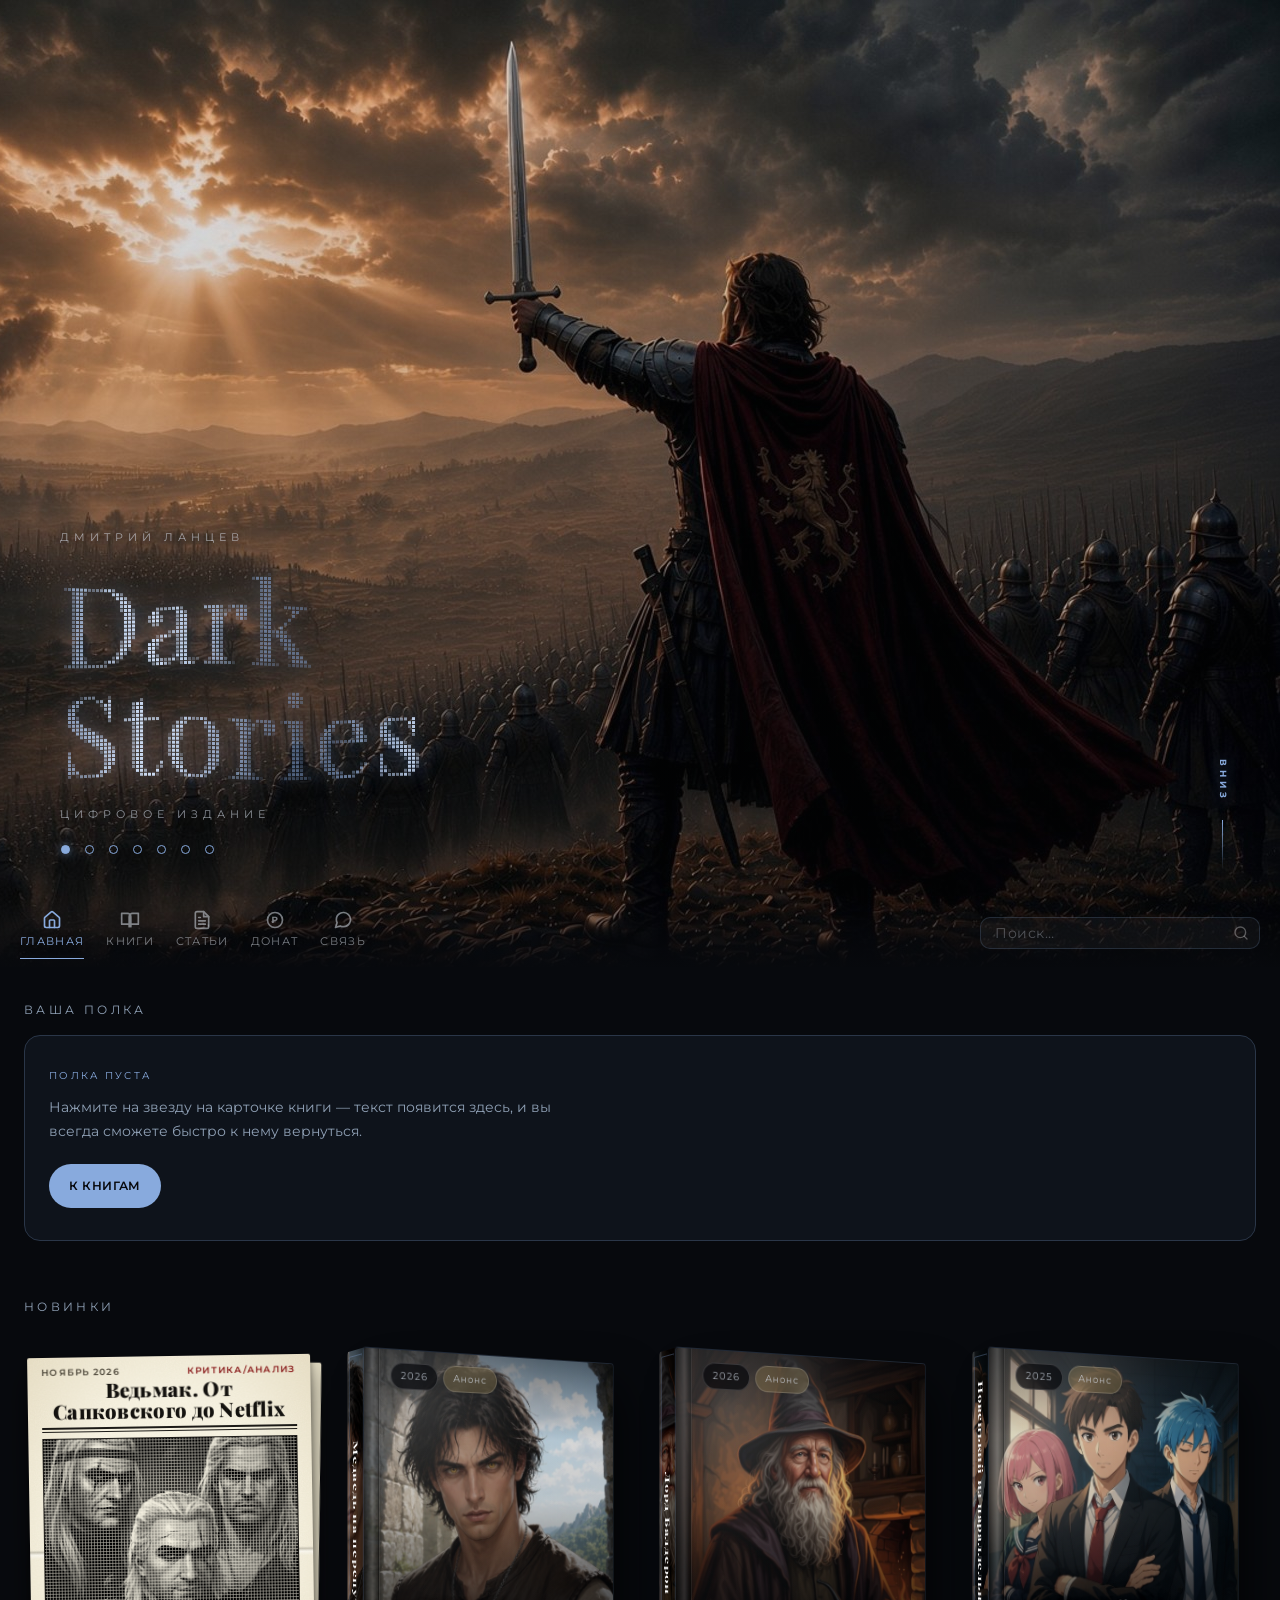
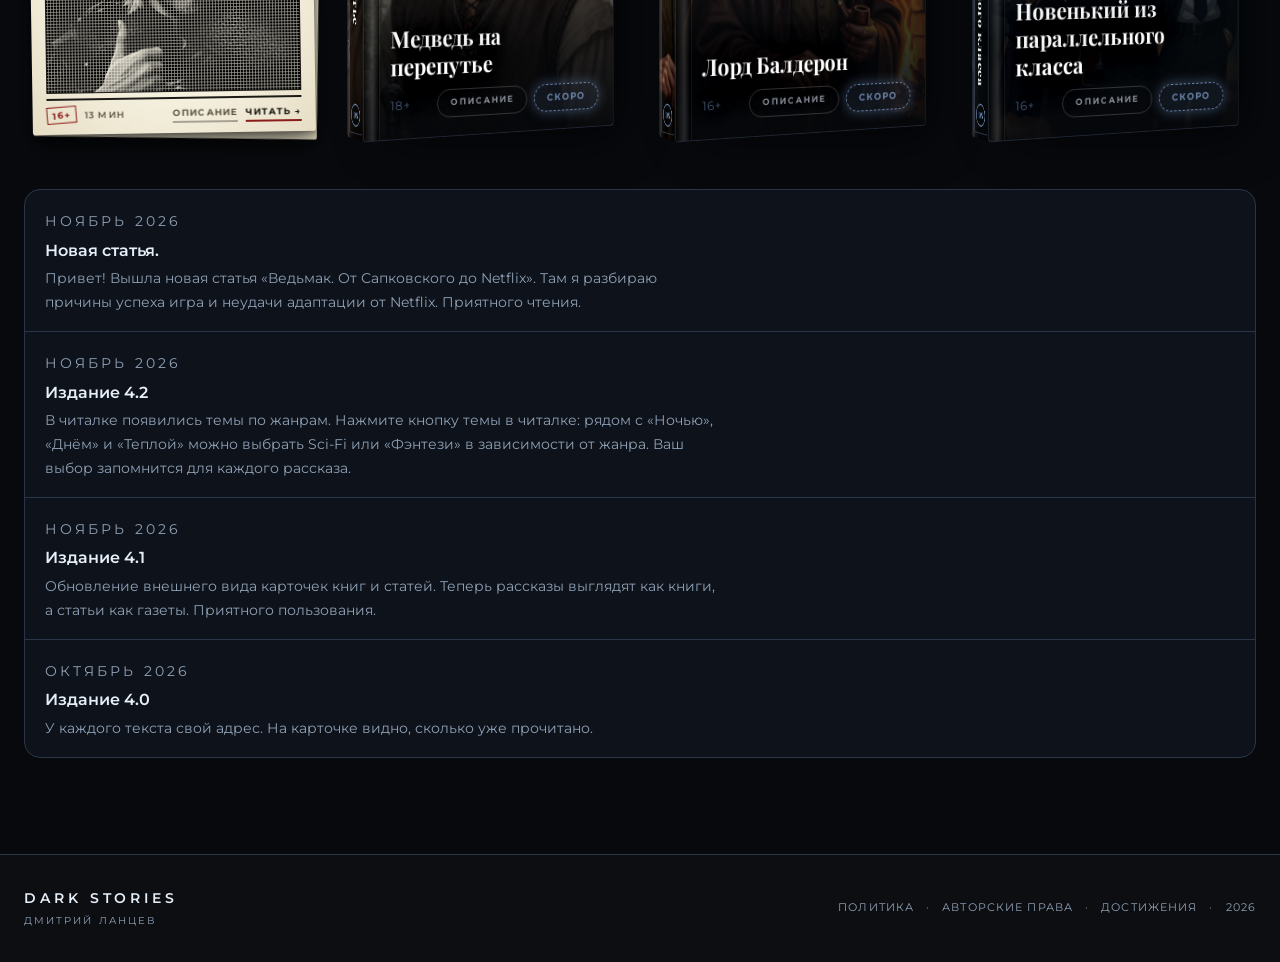
<file: index.html>
<!DOCTYPE html>
<html lang="ru">
<head>
<meta charset="utf-8">
<meta name="viewport" content="width=device-width, initial-scale=1">
<title>Dark Stories — Дмитрий Ланцев</title>
<meta name="description" content="Тёмные истории от Дмитрия Ланцева — рассказы и статьи в жанре мистика и тёмное фэнтези" id="metaDescription">
<meta name="theme-color" content="#07090d">
<meta property="og:type" content="website">
<meta property="og:site_name" content="Dark Stories">
<meta property="og:title" content="Dark Stories — Дмитрий Ланцев" id="ogTitle">
<meta property="og:description" content="Тёмные истории от Дмитрия Ланцева — рассказы и статьи в жанре мистика и тёмное фэнтези" id="ogDescription">
<meta property="og:image" content="cap/header_1.jpg" id="ogImage">
<meta name="twitter:card" content="summary_large_image">
<meta name="twitter:title" content="Dark Stories — Дмитрий Ланцев" id="twitterTitle">
<meta name="twitter:description" content="Тёмные истории от Дмитрия Ланцева — рассказы и статьи в жанре мистика и тёмное фэнтези" id="twitterDescription">
<meta name="twitter:image" content="cap/header_1.jpg" id="twitterImage">
<meta name="apple-mobile-web-app-capable" content="yes">
<meta name="mobile-web-app-capable" content="yes">
<meta name="apple-mobile-web-app-status-bar-style" content="black-translucent">
<meta name="apple-mobile-web-app-title" content="Dark Stories">
<!-- значок сайта вшит в код (data-URI), отдельных файлов-картинок для него нет -->
<link rel="icon" type="image/png" sizes="16x16" href="[data-uri]">
<link rel="icon" type="image/png" sizes="32x32" href="[data-uri]">
<link rel="icon" type="image/png" sizes="48x48" href="[data-uri]">
<link rel="apple-touch-icon" sizes="180x180" href="[data-uri]">
<link rel="manifest" href="site.webmanifest">
<link rel="preconnect" href="https://fonts.googleapis.com">
<link rel="preconnect" href="https://fonts.gstatic.com" crossorigin>
<link href="https://fonts.googleapis.com/css2?family=Montserrat:wght@400;500;600;700&family=Playfair+Display:wght@400;500;600;700&display=swap" rel="stylesheet">
<script type="application/ld+json" id="ldPerson">{"@context":"https://schema.org","@type":"Person","name":"Дмитрий Ланцев","jobTitle":"Писатель","sameAs":["https://t.me/lancev_dark","https://dzen.ru/slovo_lanceva"]}</script>
<script type="application/ld+json" id="ldWork"></script>
<link rel="stylesheet" href="css/style.css">
<link rel="stylesheet" href="css/hero-fx.css">
</head>
<body>
<div id="app"></div>
<div id="overlay-root"></div>
<div id="toast" role="status" aria-live="polite"></div>
<noscript><p style="padding:2rem;text-align:center">Для работы сайта нужен JavaScript.</p></noscript>

<div id="readerContextMenu" class="context-menu" role="menu">
<div class="context-menu-item" data-action="copy" role="menuitem">
<svg class="ico" viewBox="0 0 24 24" aria-hidden="true"><rect x="9" y="9" width="13" height="13" rx="2"/><path d="M5 15H4a2 2 0 01-2-2V4a2 2 0 012-2h9a2 2 0 012 2v1"/></svg>
<span>Копировать</span></div>
<div class="context-menu-item" data-action="quote" role="menuitem">
<svg class="ico" viewBox="0 0 24 24" aria-hidden="true"><path d="M13 5v3.5C6.5 9.2 3 13 2 19c2-3.3 5.3-5.5 11-5.5V17l9-6-9-6z"/></svg>
<span>Процитировать</span></div>
<div class="context-menu-item" data-action="selectAll" role="menuitem">
<svg class="ico" viewBox="0 0 24 24" aria-hidden="true"><polyline points="4 7 4 4 20 4 20 7"/><line x1="9" y1="20" x2="15" y2="20"/><line x1="12" y1="4" x2="12" y2="20"/></svg>
<span>Выделить всё</span></div>
</div>

<div id="quoteShareModal" class="v3modal" style="display:none" onclick="if(event.target==this) closeQuoteShare()">
<div class="modal-box">
<button type="button" class="modal-x" onclick="closeQuoteShare()" aria-label="Закрыть">✕</button>
<h3 class="modal-title">ПРОЦИТИРОВАТЬ</h3>
<div id="quoteSharePreview" class="quote-preview"></div>
<div class="quote-share-actions">
<a id="quoteShareVk" class="quote-share-btn" target="_blank" rel="noopener" onclick="closeQuoteShare()">
<svg class="ico" viewBox="0 0 24 24" aria-hidden="true"><rect x="2" y="2" width="20" height="20" rx="4"/><text x="12" y="16" text-anchor="middle" font-size="10" font-family="Montserrat, sans-serif" font-weight="700" fill="currentColor" stroke="none">VK</text></svg>
<span>Поделиться ВКонтакте</span></a>
<a id="quoteShareTelegram" class="quote-share-btn" target="_blank" rel="noopener" onclick="closeQuoteShare()">
<svg class="ico" viewBox="0 0 24 24" aria-hidden="true"><line x1="22" y1="2" x2="11" y2="13"/><polygon points="22 2 15 22 11 13 2 9 22 2"/></svg>
<span>Поделиться в Telegram</span></a>
<div class="quote-share-btn" onclick="copyQuoteToClipboard()" role="button" tabindex="0">
<svg class="ico" viewBox="0 0 24 24" aria-hidden="true"><rect x="9" y="9" width="13" height="13" rx="2"/><path d="M5 15H4a2 2 0 01-2-2V4a2 2 0 012-2h9a2 2 0 012 2v1"/></svg>
<span>Скопировать цитату</span></div>
</div></div></div>

<button id="backToTopBtn" class="back-to-top" type="button" aria-label="Наверх">
<svg class="ico" viewBox="0 0 24 24" aria-hidden="true"><line x1="12" y1="19" x2="12" y2="5"/><polyline points="5 12 12 5 19 12"/></svg>
</button>

<script src="js/data.js"></script>
<script src="js/hero-fx.js"></script>
<script src="js/icons.js"></script>
<script src="js/utils.js"></script>
<script src="js/store.js"></script>
<script src="js/markdown.js"></script>
<script src="js/loader.js"></script>
<script src="js/preview.js"></script>
<script src="js/cards.js"></script>
<script src="js/shell.js"></script>
<script src="js/pages.js"></script>
<script src="js/reader.js"></script>
<script src="js/router.js"></script>
<script src="js/reader-menu.js"></script>
<script src="js/events.js"></script>
<script src="js/achievements.js"></script>
<script src="js/metrika.js"></script>
<script src="js/app.js"></script>
</body>
</html>
</file>
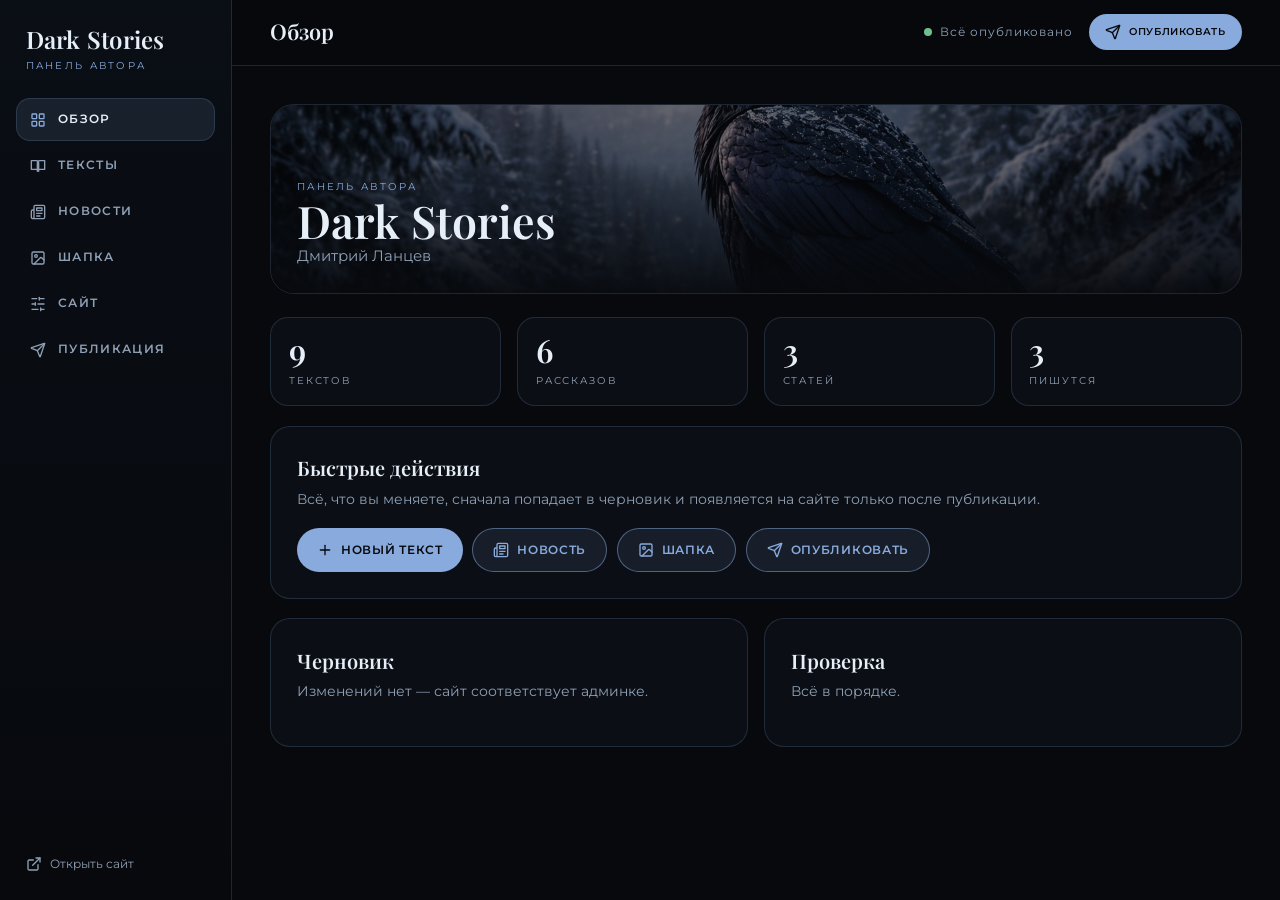
<file: admin.html>
<!DOCTYPE html>
<html lang="ru">
<head>
<meta charset="utf-8">
<meta name="viewport" content="width=device-width, initial-scale=1">
<title>Админка — Dark Stories</title>
<meta name="robots" content="noindex, nofollow">
<meta name="theme-color" content="#07090d">
<link rel="icon" href="data:image/svg+xml,%3Csvg xmlns='http://www.w3.org/2000/svg' viewBox='0 0 64 64'%3E%3Crect width='64' height='64' rx='14' fill='%2307090d'/%3E%3Ctext x='32' y='44' text-anchor='middle' font-size='34' font-family='Georgia,serif' font-weight='700' fill='%2388aadd'%3EDS%3C/text%3E%3C/svg%3E">
<link rel="preconnect" href="https://fonts.googleapis.com">
<link rel="preconnect" href="https://fonts.gstatic.com" crossorigin>
<link href="https://fonts.googleapis.com/css2?family=Montserrat:wght@400;500;600;700&family=Playfair+Display:wght@400;500;600;700&display=swap" rel="stylesheet">
<link rel="stylesheet" href="css/admin.css">
<link rel="stylesheet" href="css/hero-fx.css">
</head>
<body>
<div id="app"></div>
<div class="toast" id="toast" role="status" aria-live="polite"></div>
<noscript><p style="padding:2rem;text-align:center">Для работы админки нужен JavaScript.</p></noscript>
<!-- данные и вспомогательные функции берём у самого сайта, чтобы админка видела то же, что и читатели -->
<script src="js/data.js"></script>
<script src="js/hero-fx.js"></script>
<script src="js/icons.js"></script>
<script src="js/utils.js"></script>
<script src="js/markdown.js"></script>
<script src="js/share-page.js"></script>
<script src="js/share-image.js"></script>
<script src="js/admin.js"></script>
</body>
</html>
</file>
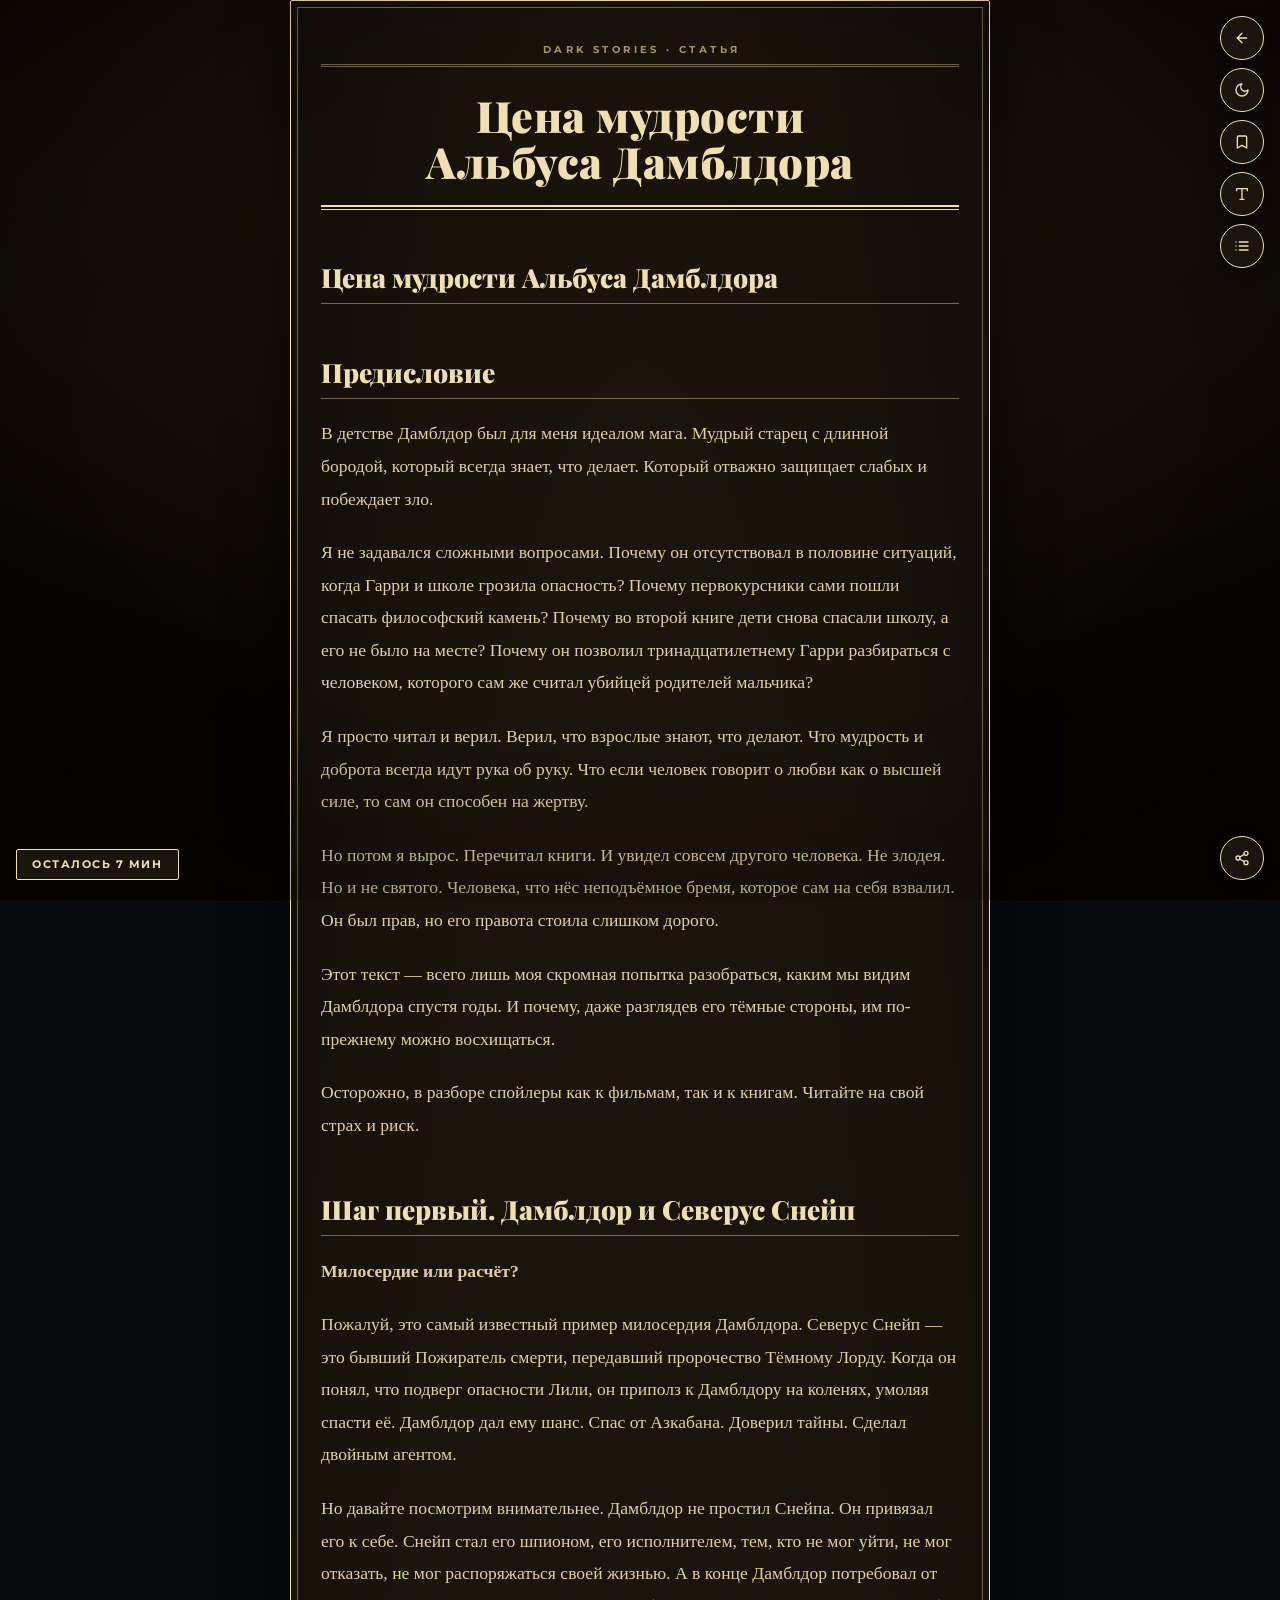
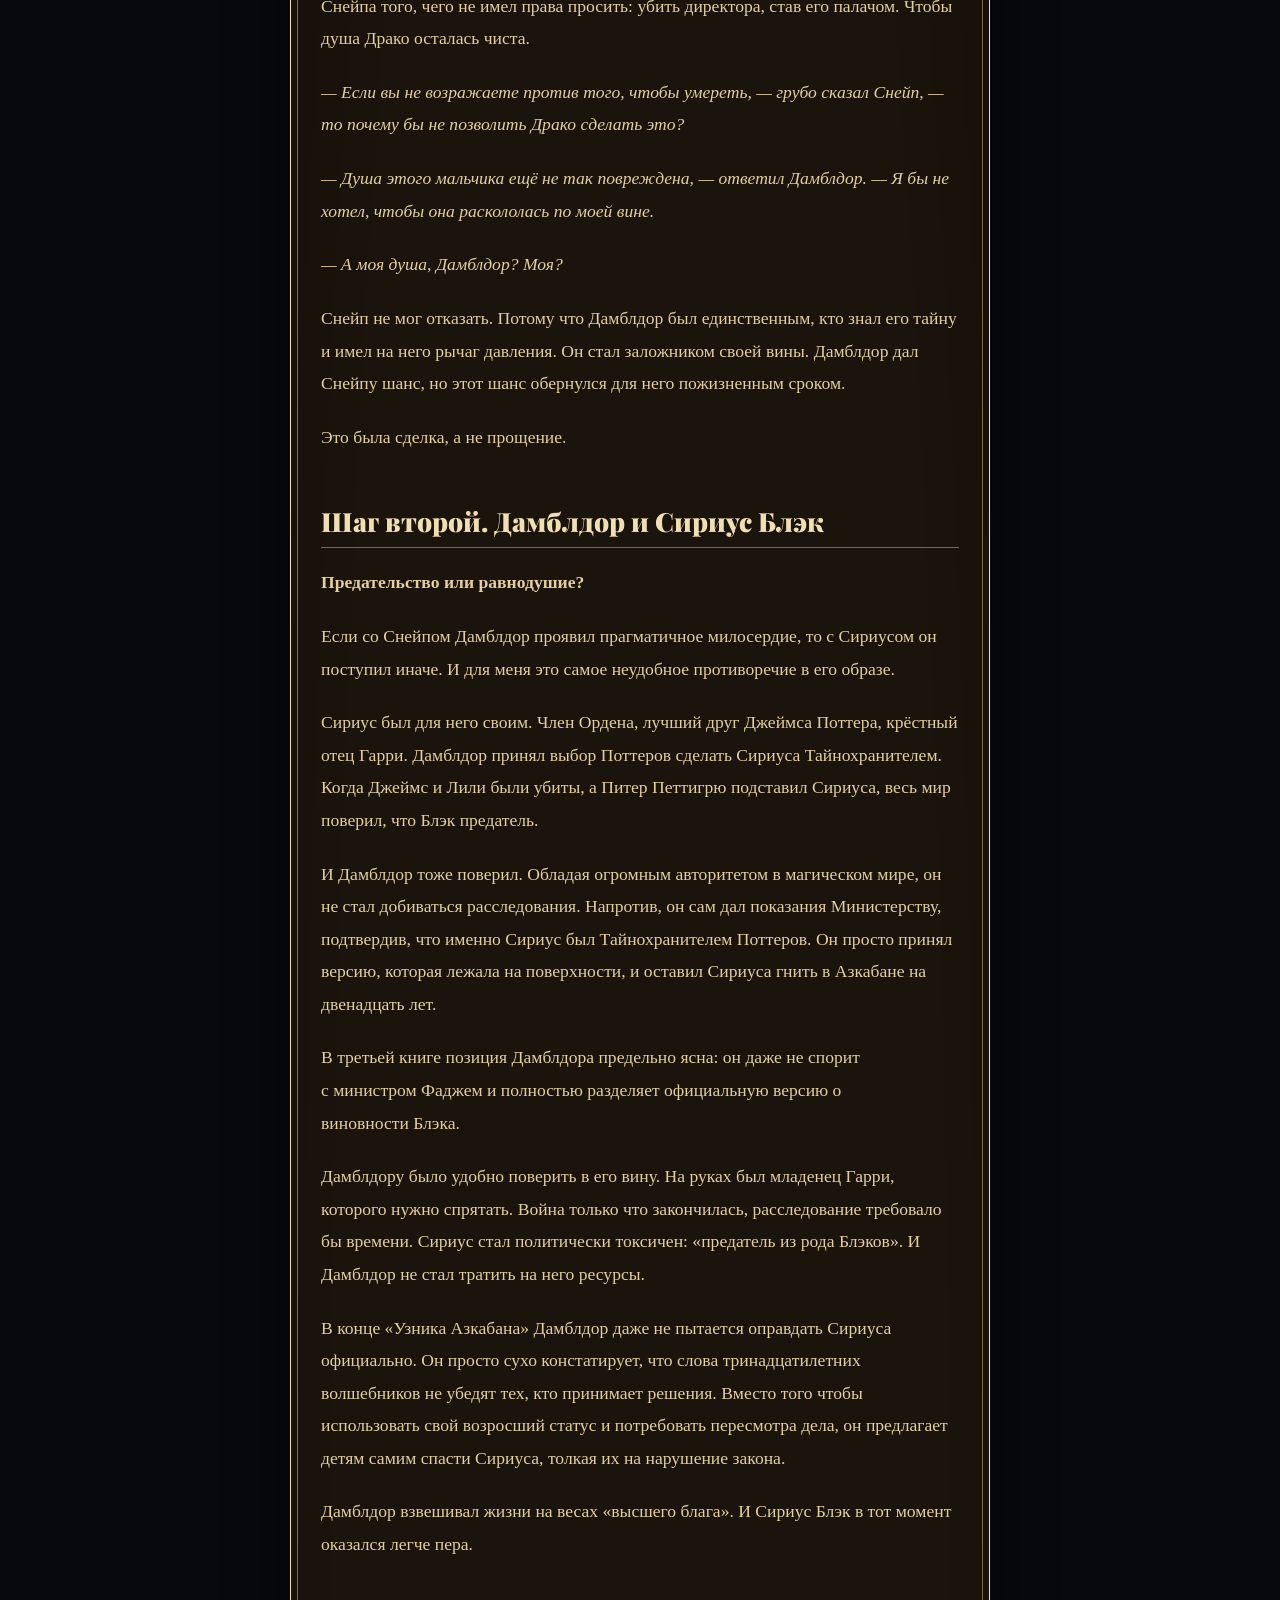
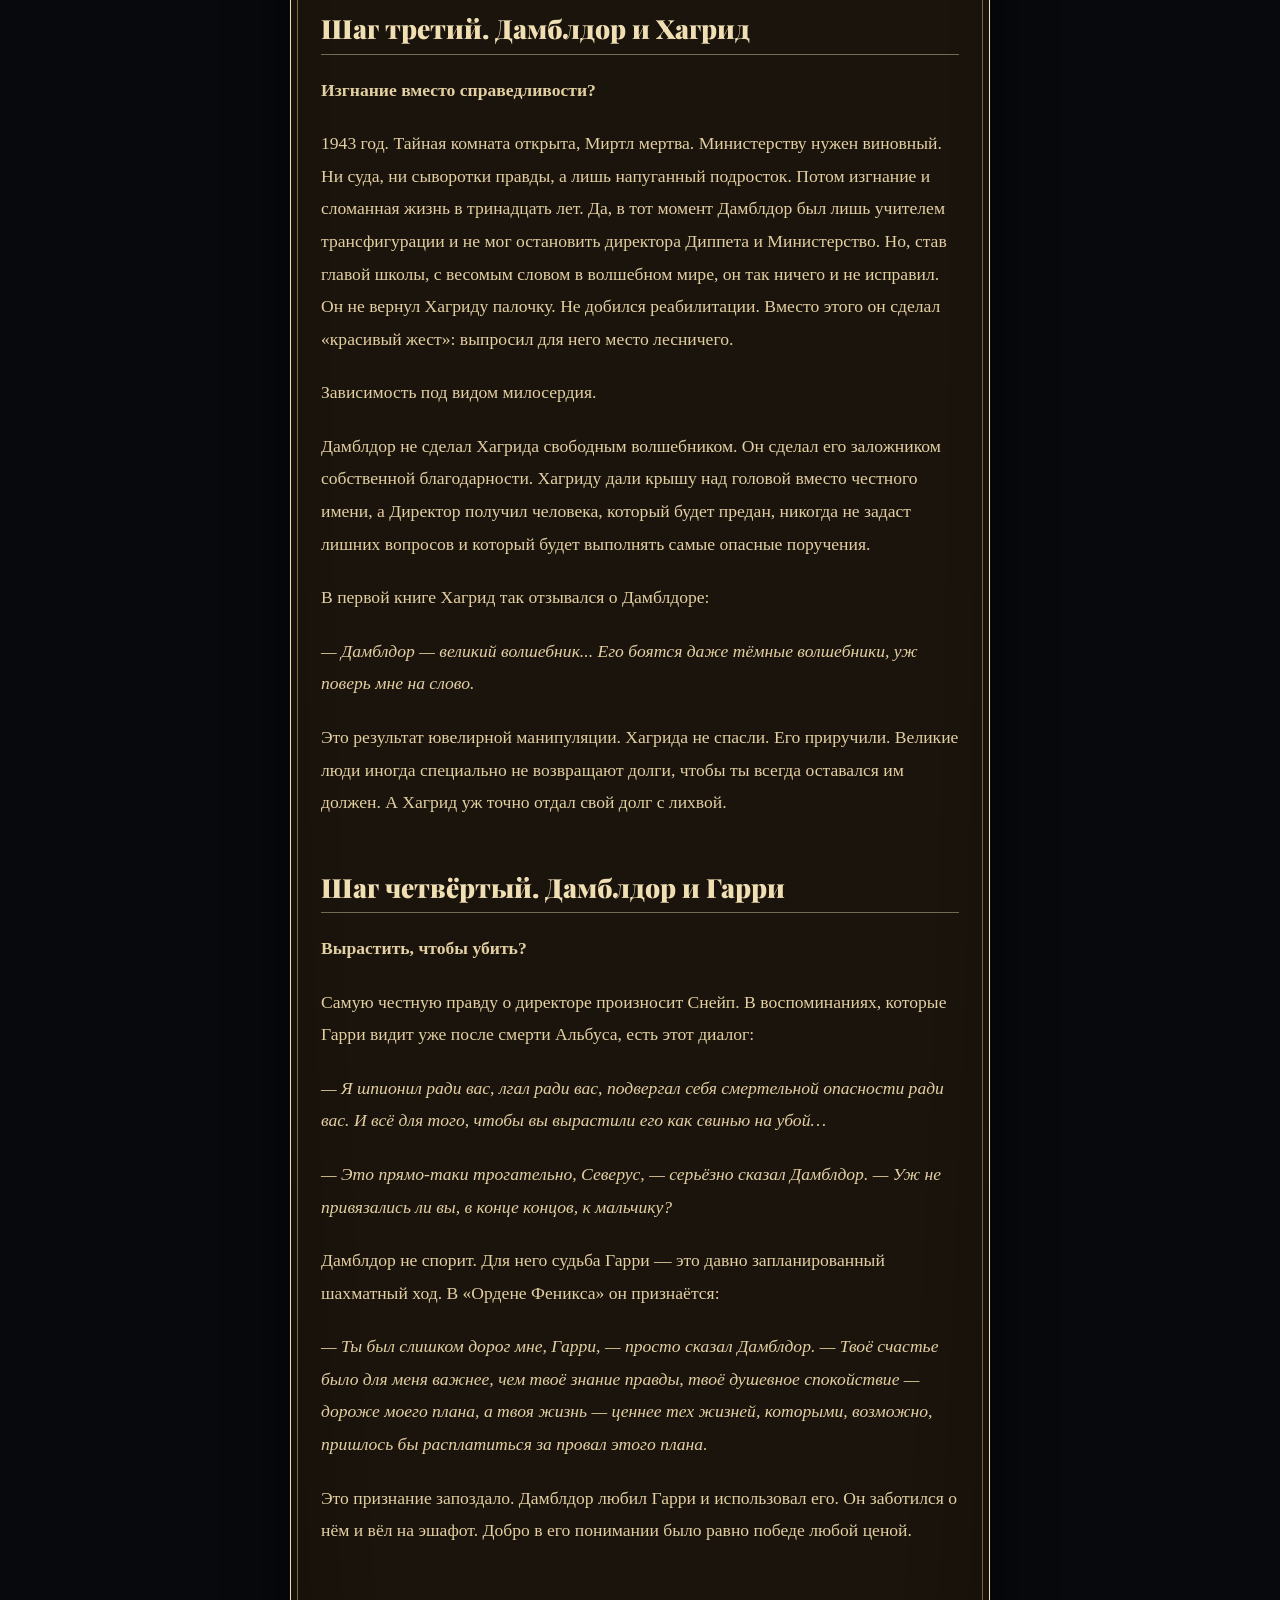
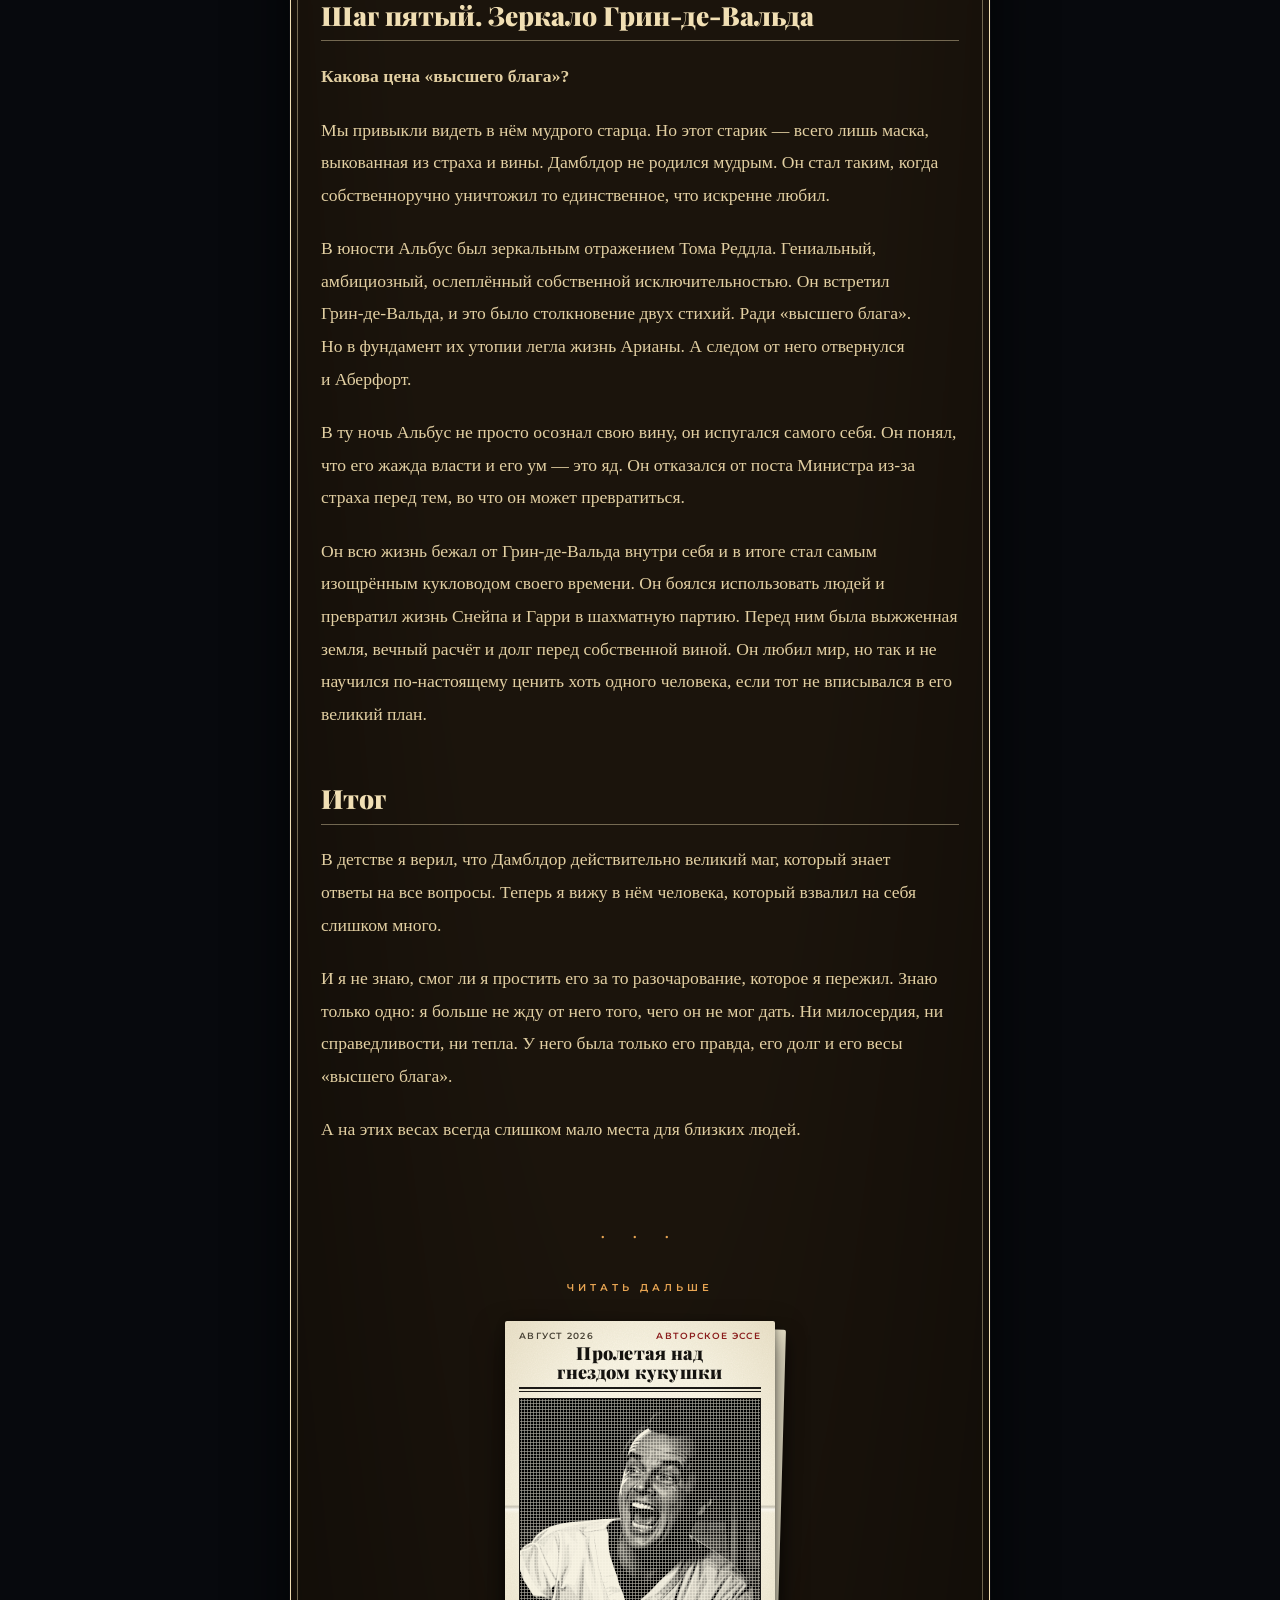
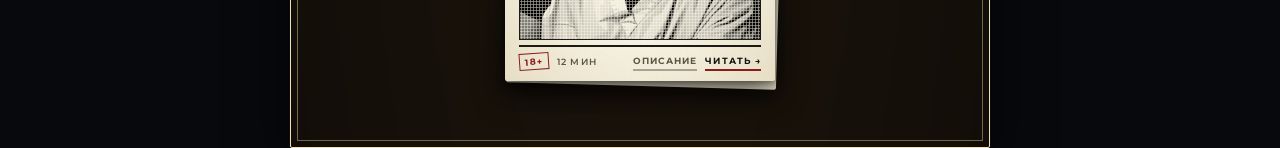
<file: s/albus-dumbledore.html>
<!doctype html>
<html lang="ru"><head><meta charset="utf-8"><meta name="viewport" content="width=device-width,initial-scale=1">
<title>Цена мудрости Альбуса Дамблдора — Dark Stories</title>
<meta name="description" content="Мы привыкли видеть в Дамблдоре доброго наставника, что всегда знает, как правильно. Но если присмотреться, за этой улыбкой скрывается стратег. Это эссе о том, как величайший волшебник эпохи годами вёл свою игру, не спрашивая мнения тех, кем играл, и какую цену за это заплатил.">
<meta property="og:type" content="article"><meta property="og:site_name" content="Dark Stories">
<meta property="og:title" content="Цена мудрости Альбуса Дамблдора — Dark Stories"><meta property="og:description" content="Мы привыкли видеть в Дамблдоре доброго наставника, что всегда знает, как правильно. Но если присмотреться, за этой улыбкой скрывается стратег. Это эссе о том, как величайший волшебник эпохи годами вёл свою игру, не спрашивая мнения тех, кем играл, и какую цену за это заплатил.">
<meta property="og:image" content="https://darkstories.ru/s/albus-dumbledore.jpg"><meta property="og:url" content="https://darkstories.ru/s/albus-dumbledore.html">
<meta name="twitter:card" content="summary_large_image"><meta name="twitter:title" content="Цена мудрости Альбуса Дамблдора — Dark Stories">
<meta name="twitter:description" content="Мы привыкли видеть в Дамблдоре доброго наставника, что всегда знает, как правильно. Но если присмотреться, за этой улыбкой скрывается стратег. Это эссе о том, как величайший волшебник эпохи годами вёл свою игру, не спрашивая мнения тех, кем играл, и какую цену за это заплатил."><meta name="twitter:image" content="https://darkstories.ru/s/albus-dumbledore.jpg">
<link rel="canonical" href="https://darkstories.ru/s/albus-dumbledore.html">
<script>location.replace("../#/read/albus-dumbledore")</script>
<style>body{background:#0b0b0d;color:#ddd;font:16px system-ui,sans-serif;display:grid;place-items:center;min-height:100vh;margin:0}a{color:#e8c27a}</style>
</head><body><p><a href="../#/read/albus-dumbledore">Читать «Цена мудрости Альбуса Дамблдора»</a></p></body></html>
</file>
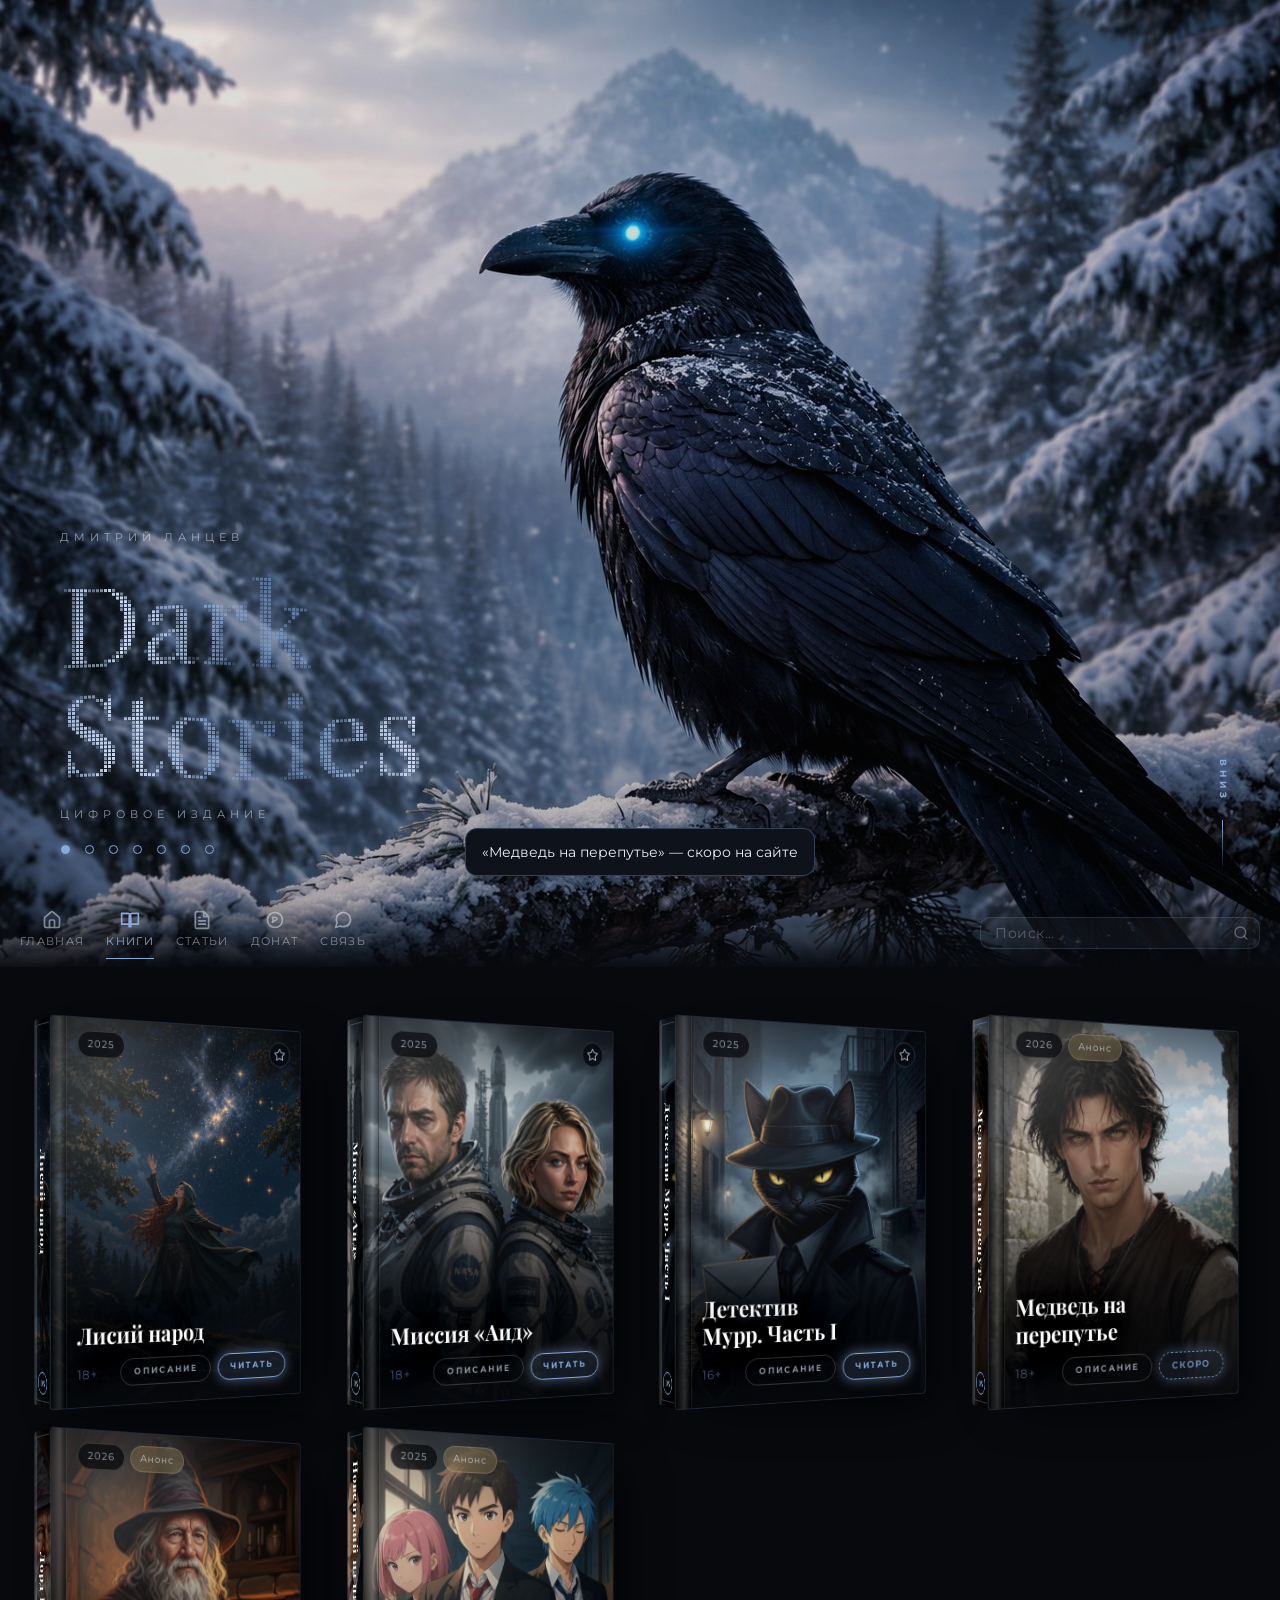
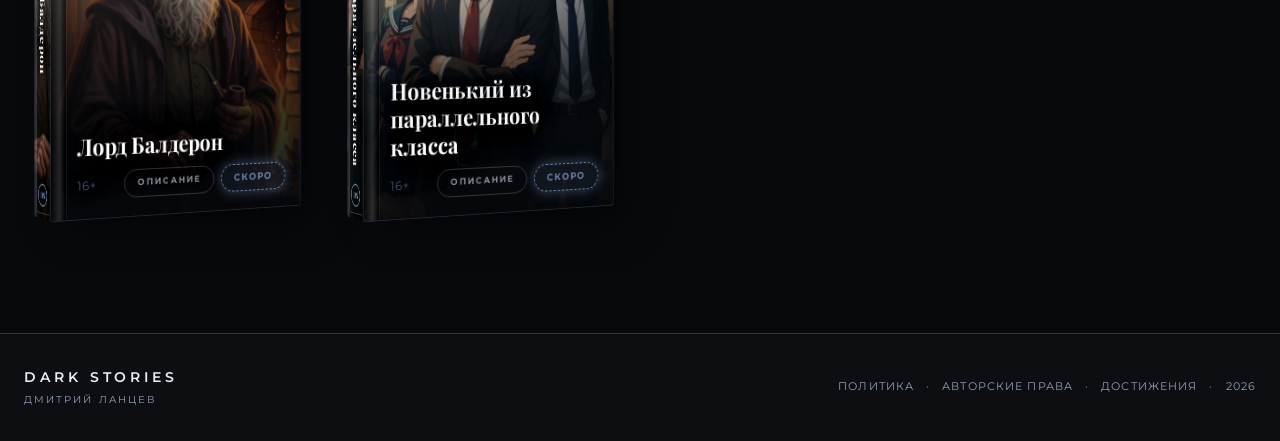
<file: s/bear-at-a-crossroads.html>
<!doctype html>
<html lang="ru"><head><meta charset="utf-8"><meta name="viewport" content="width=device-width,initial-scale=1">
<title>Медведь на перепутье — Dark Stories</title>
<meta name="description" content="Рассказ находится в стадии написания. Тёмный сказ о цене выбора, который притворяется инстинктом.">
<meta property="og:type" content="article"><meta property="og:site_name" content="Dark Stories">
<meta property="og:title" content="Медведь на перепутье — Dark Stories"><meta property="og:description" content="Рассказ находится в стадии написания. Тёмный сказ о цене выбора, который притворяется инстинктом.">
<meta property="og:image" content="https://darkstories.ru/s/bear-at-a-crossroads.jpg"><meta property="og:url" content="https://darkstories.ru/s/bear-at-a-crossroads.html">
<meta name="twitter:card" content="summary_large_image"><meta name="twitter:title" content="Медведь на перепутье — Dark Stories">
<meta name="twitter:description" content="Рассказ находится в стадии написания. Тёмный сказ о цене выбора, который притворяется инстинктом."><meta name="twitter:image" content="https://darkstories.ru/s/bear-at-a-crossroads.jpg">
<link rel="canonical" href="https://darkstories.ru/s/bear-at-a-crossroads.html">
<script>location.replace("../#/read/bear-at-a-crossroads")</script>
<style>body{background:#0b0b0d;color:#ddd;font:16px system-ui,sans-serif;display:grid;place-items:center;min-height:100vh;margin:0}a{color:#e8c27a}</style>
</head><body><p><a href="../#/read/bear-at-a-crossroads">Читать «Медведь на перепутье»</a></p></body></html>
</file>
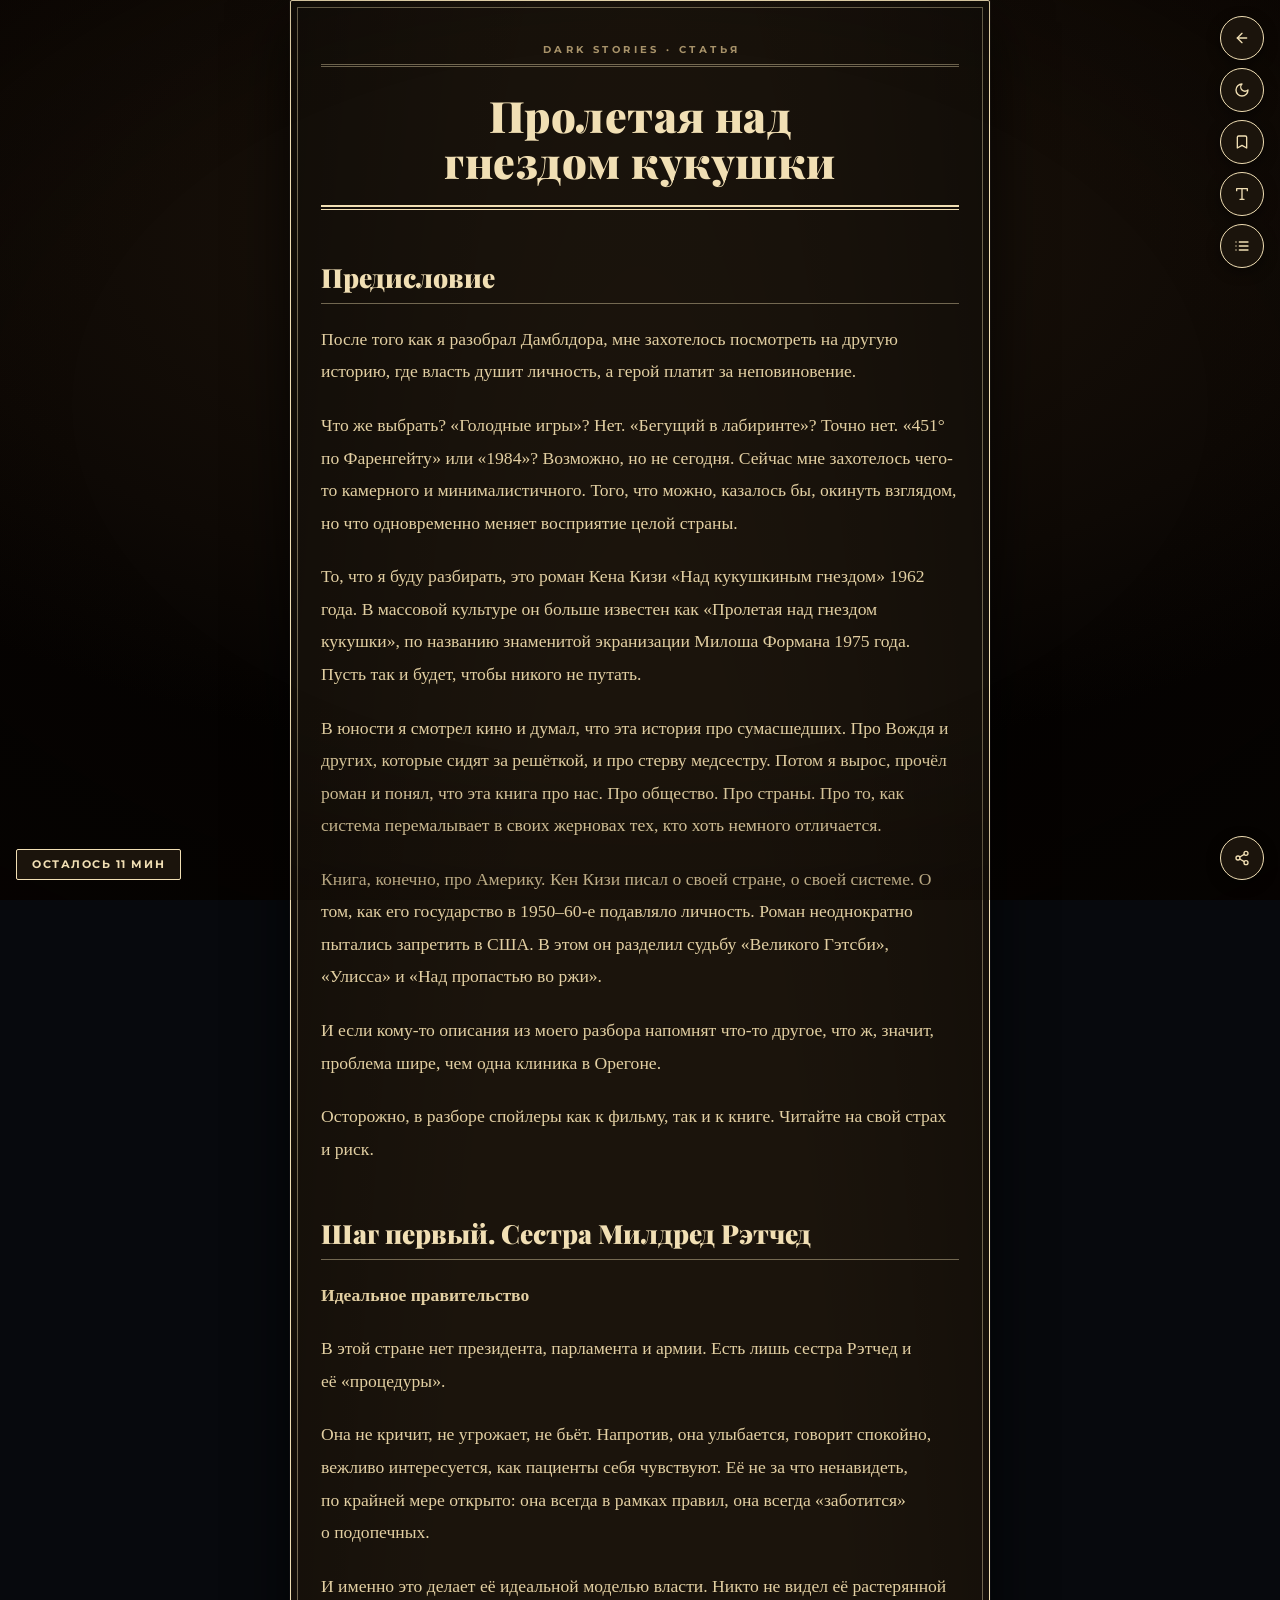
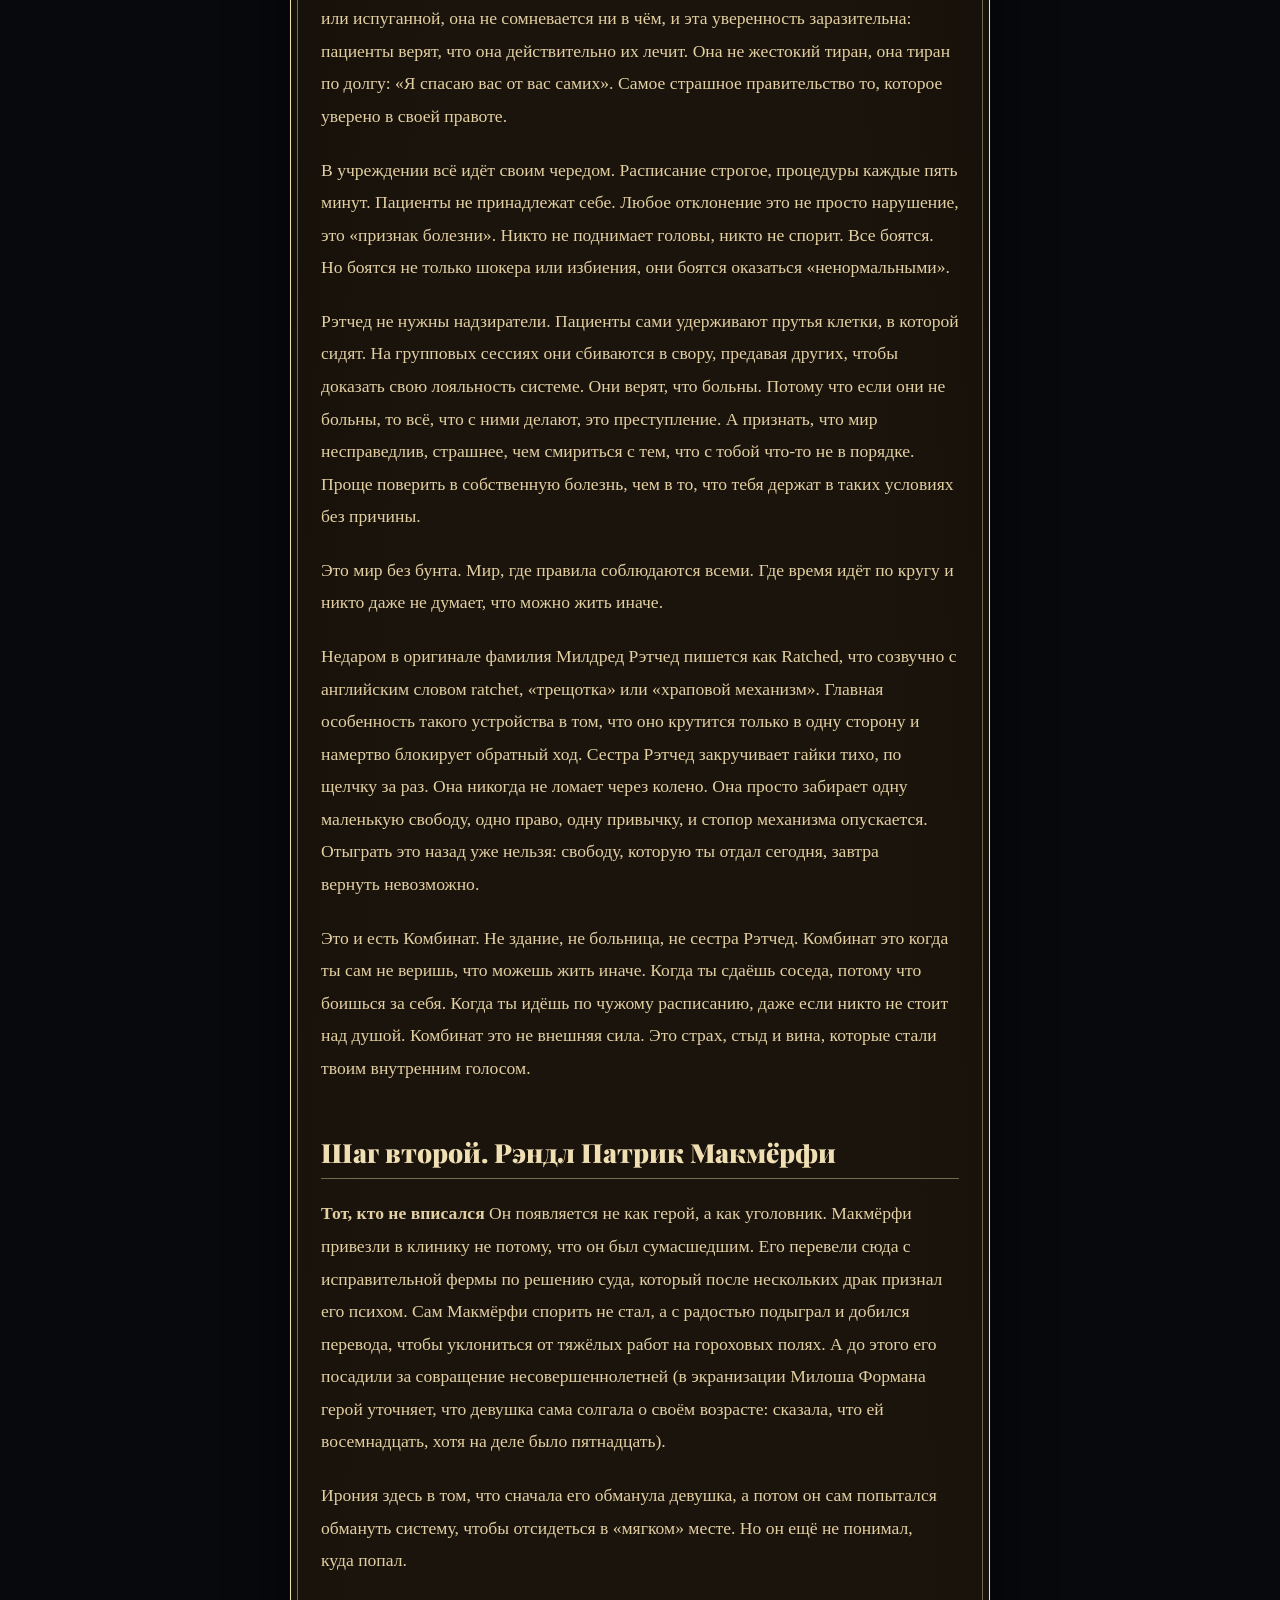
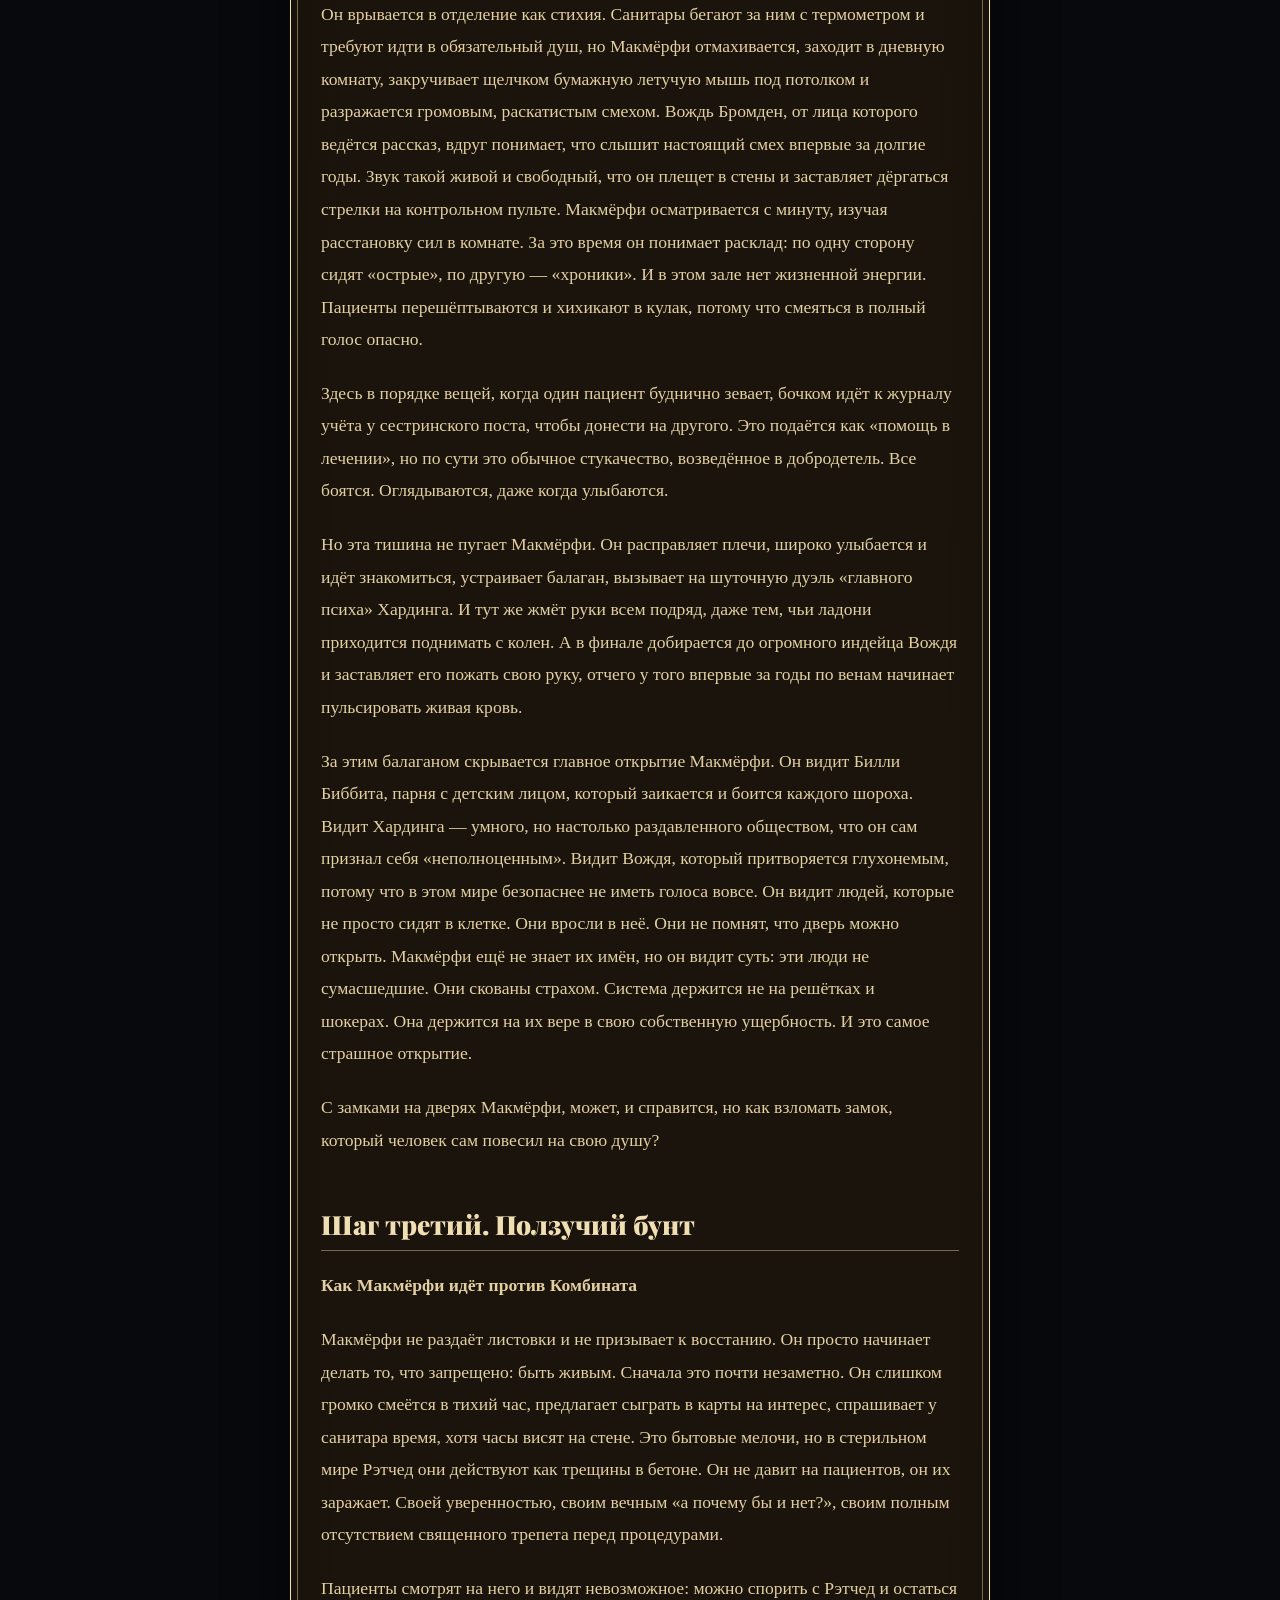
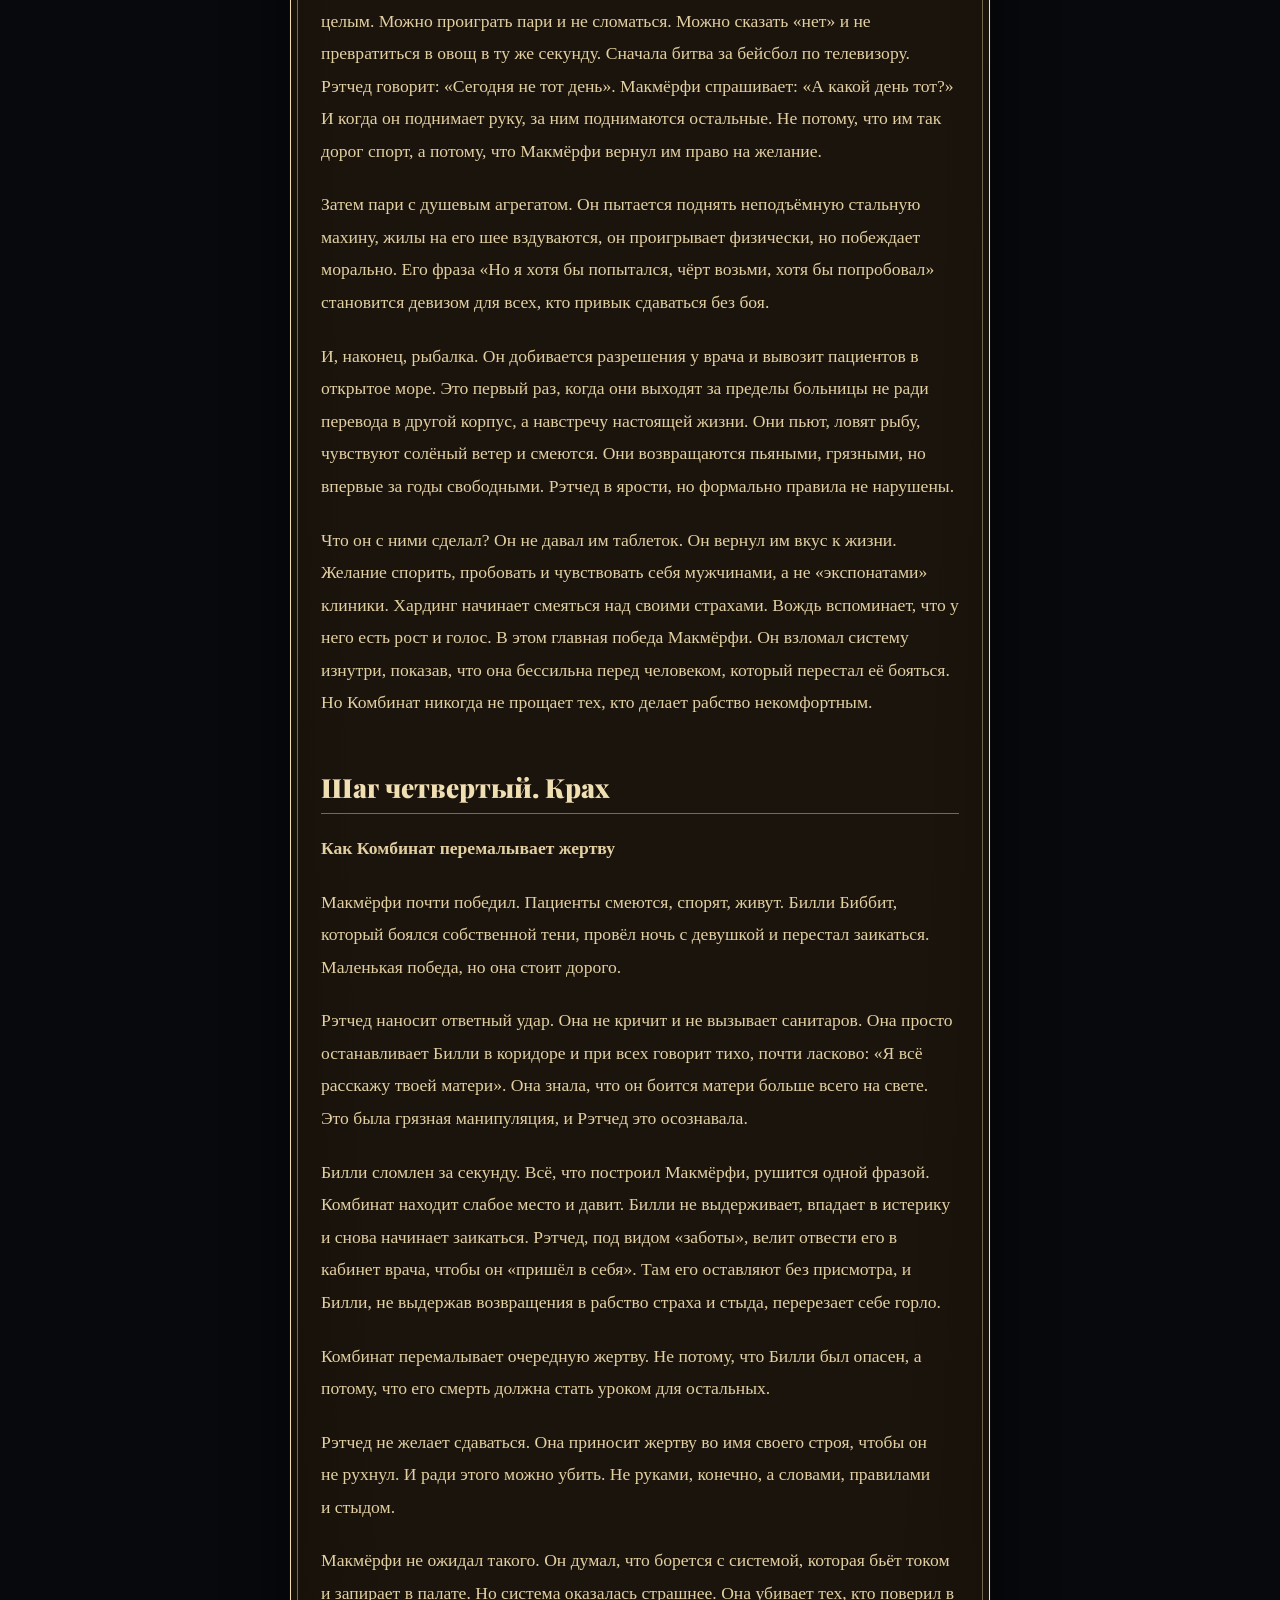
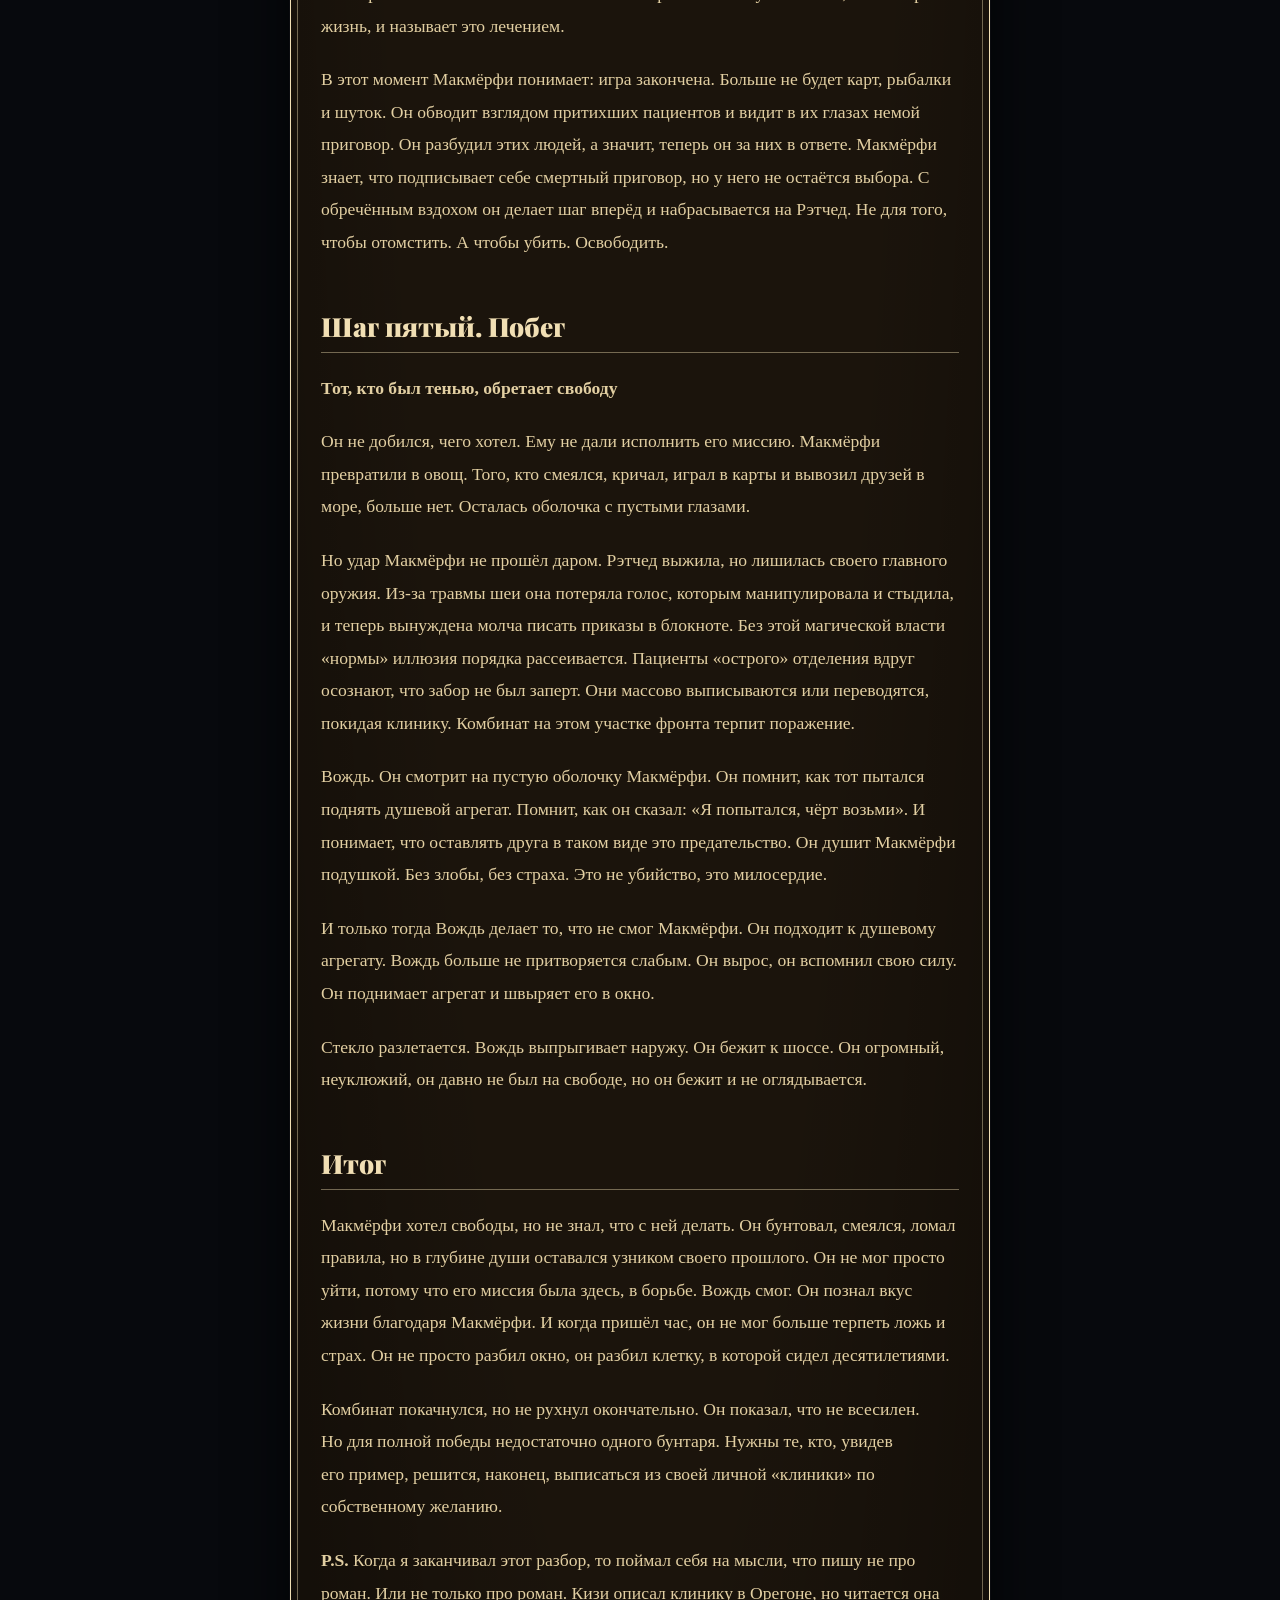
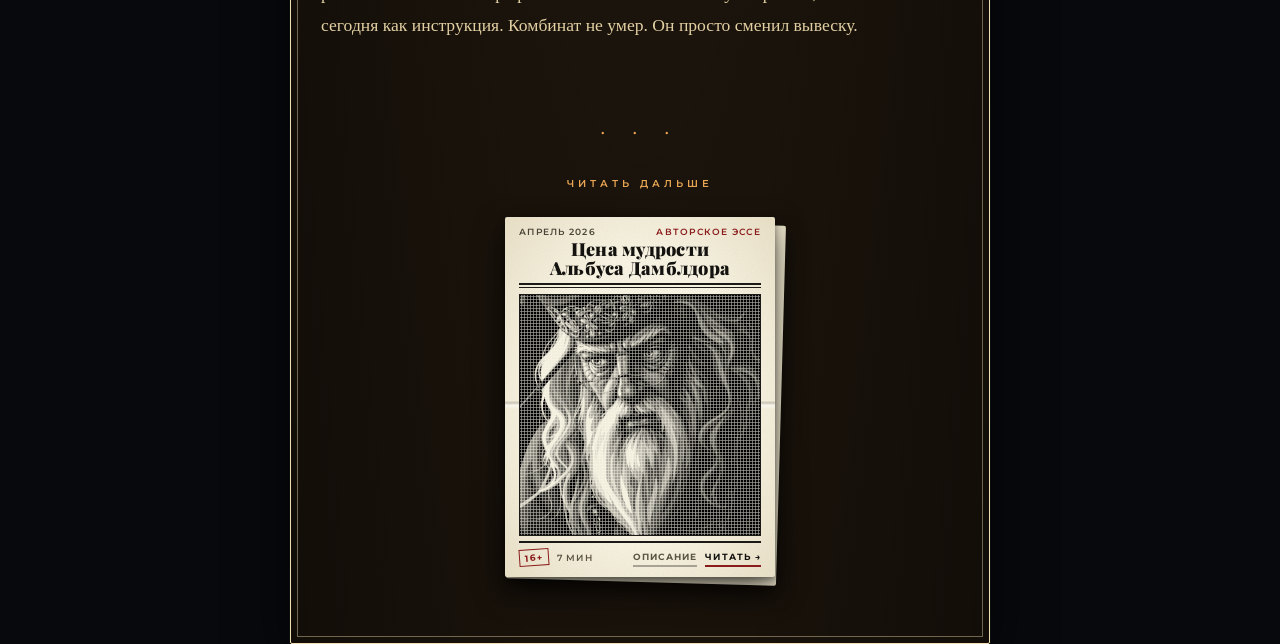
<file: s/cuckoos-nest.html>
<!doctype html>
<html lang="ru"><head><meta charset="utf-8"><meta name="viewport" content="width=device-width,initial-scale=1">
<title>Пролетая над гнездом кукушки — Dark Stories</title>
<meta name="description" content="Почему мы сами держим себя в клетке. Разбор культового романа Кизи.">
<meta property="og:type" content="article"><meta property="og:site_name" content="Dark Stories">
<meta property="og:title" content="Пролетая над гнездом кукушки — Dark Stories"><meta property="og:description" content="Почему мы сами держим себя в клетке. Разбор культового романа Кизи.">
<meta property="og:image" content="https://darkstories.ru/s/cuckoos-nest.jpg"><meta property="og:url" content="https://darkstories.ru/s/cuckoos-nest.html">
<meta name="twitter:card" content="summary_large_image"><meta name="twitter:title" content="Пролетая над гнездом кукушки — Dark Stories">
<meta name="twitter:description" content="Почему мы сами держим себя в клетке. Разбор культового романа Кизи."><meta name="twitter:image" content="https://darkstories.ru/s/cuckoos-nest.jpg">
<link rel="canonical" href="https://darkstories.ru/s/cuckoos-nest.html">
<script>location.replace("../#/read/cuckoos-nest")</script>
<style>body{background:#0b0b0d;color:#ddd;font:16px system-ui,sans-serif;display:grid;place-items:center;min-height:100vh;margin:0}a{color:#e8c27a}</style>
</head><body><p><a href="../#/read/cuckoos-nest">Читать «Пролетая над гнездом кукушки»</a></p></body></html>
</file>
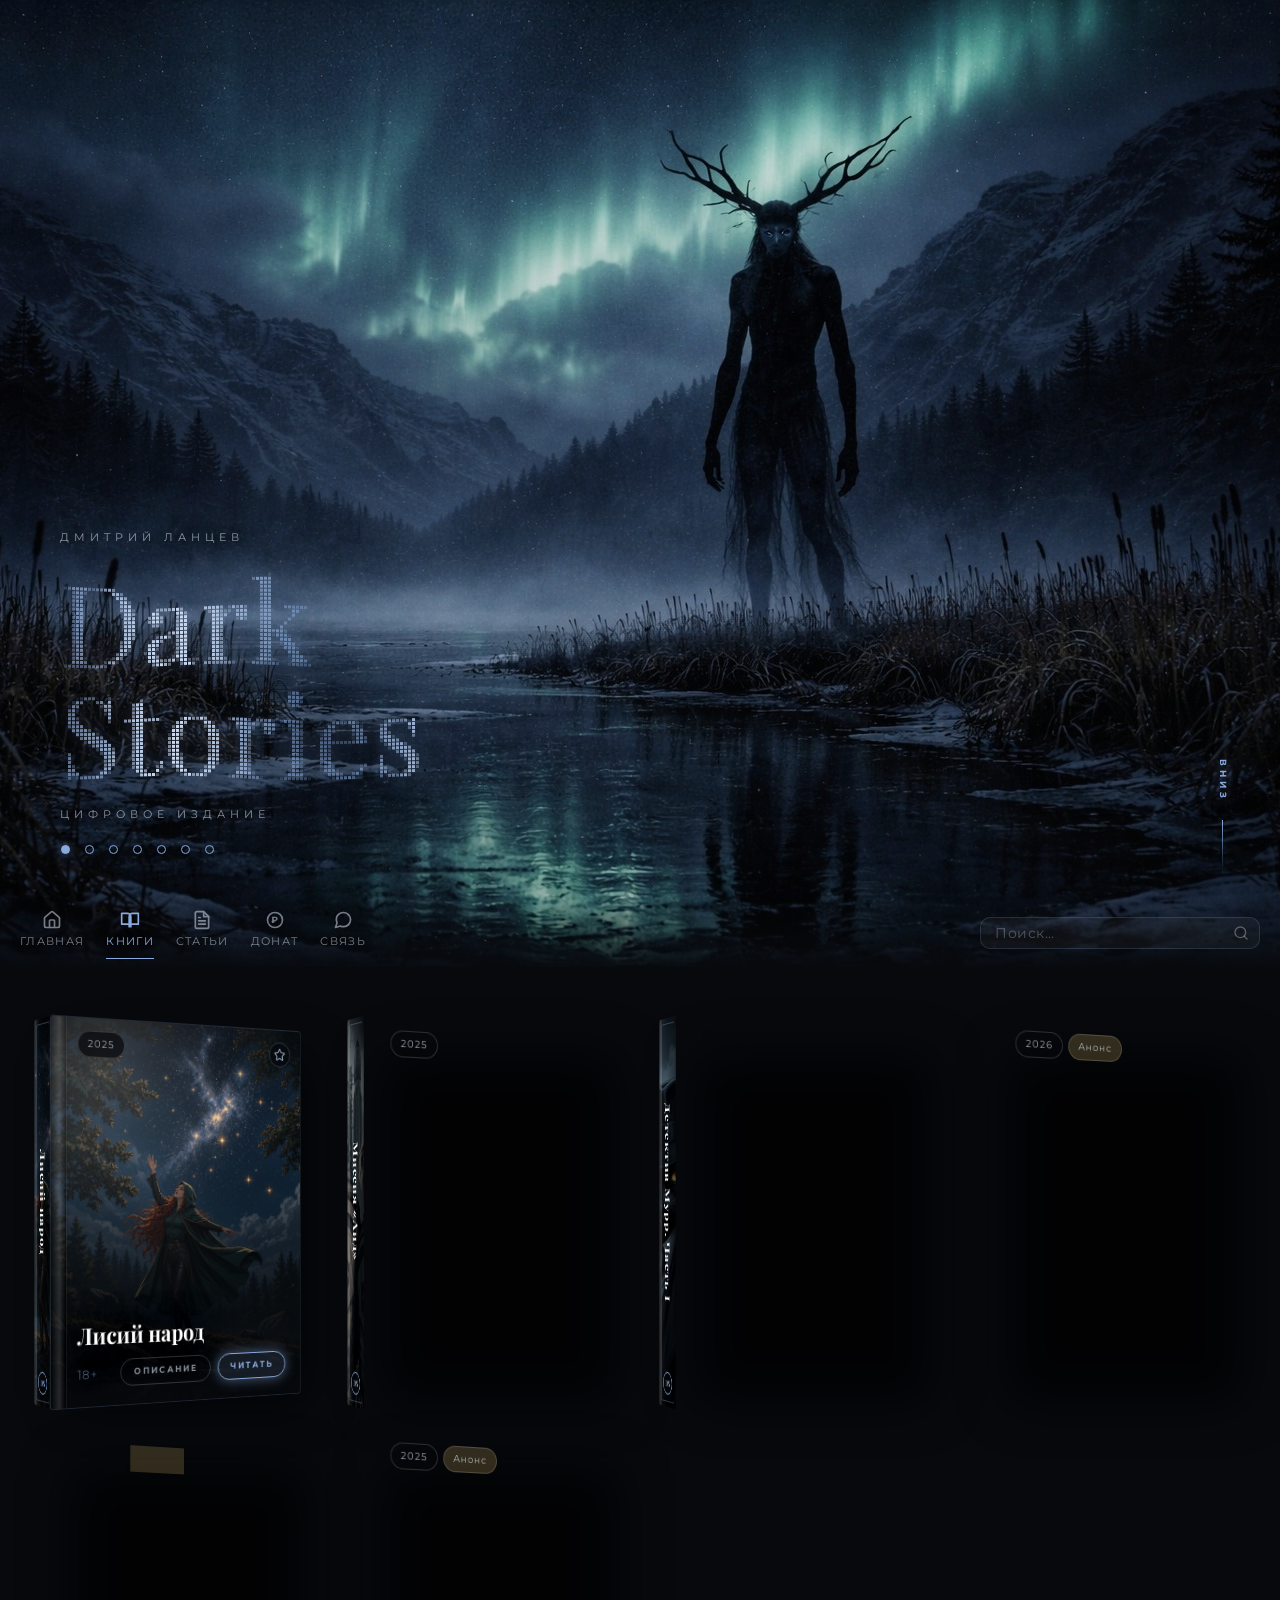
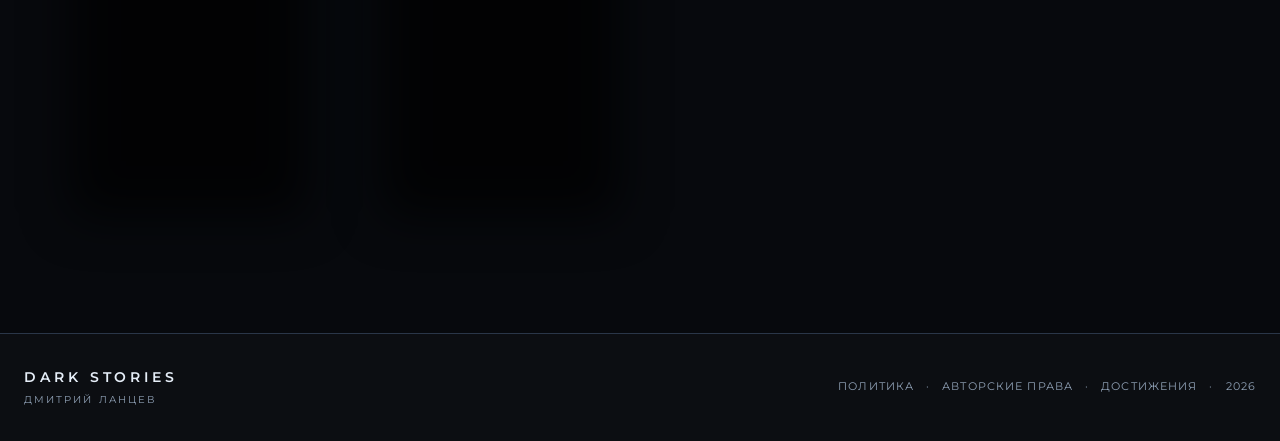
<file: s/lord-balderon.html>
<!doctype html>
<html lang="ru"><head><meta charset="utf-8"><meta name="viewport" content="width=device-width,initial-scale=1">
<title>Лорд Балдерон. Цикл сказов — Dark Stories</title>
<meta name="description" content="Шесть сказов о создателе, который познаёт свой же мир. О цене добрых намерений, о прощении, о покое. И о том, что даже бог может ошибаться.">
<meta property="og:type" content="article"><meta property="og:site_name" content="Dark Stories">
<meta property="og:title" content="Лорд Балдерон. Цикл сказов — Dark Stories"><meta property="og:description" content="Шесть сказов о создателе, который познаёт свой же мир. О цене добрых намерений, о прощении, о покое. И о том, что даже бог может ошибаться.">
<meta property="og:image" content="https://darkstories.ru/s/lord-balderon.jpg"><meta property="og:url" content="https://darkstories.ru/s/lord-balderon.html">
<meta name="twitter:card" content="summary_large_image"><meta name="twitter:title" content="Лорд Балдерон. Цикл сказов — Dark Stories">
<meta name="twitter:description" content="Шесть сказов о создателе, который познаёт свой же мир. О цене добрых намерений, о прощении, о покое. И о том, что даже бог может ошибаться."><meta name="twitter:image" content="https://darkstories.ru/s/lord-balderon.jpg">
<link rel="canonical" href="https://darkstories.ru/s/lord-balderon.html">
<script>location.replace("../#/read/lord-balderon")</script>
<style>body{background:#0b0b0d;color:#ddd;font:16px system-ui,sans-serif;display:grid;place-items:center;min-height:100vh;margin:0}a{color:#e8c27a}</style>
</head><body><p><a href="../#/read/lord-balderon">Читать «Лорд Балдерон. Цикл сказов»</a></p></body></html>
</file>
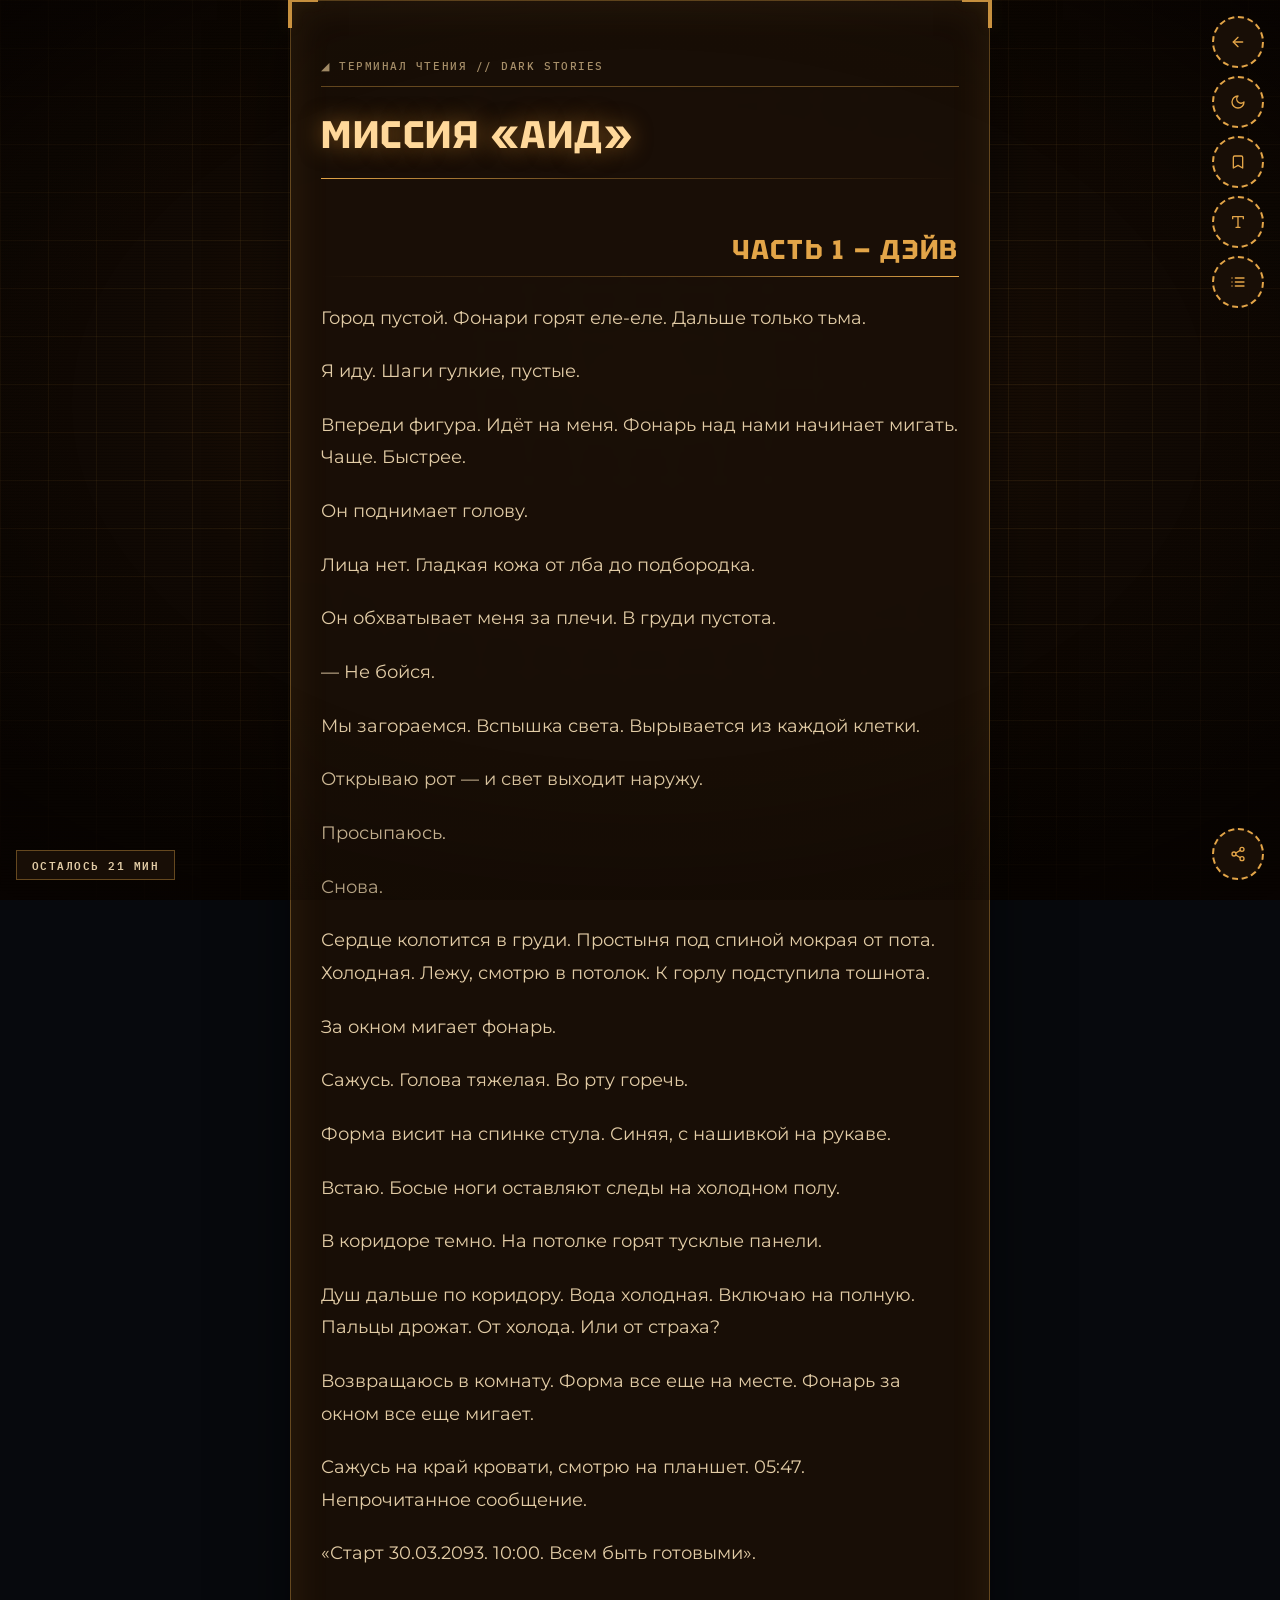
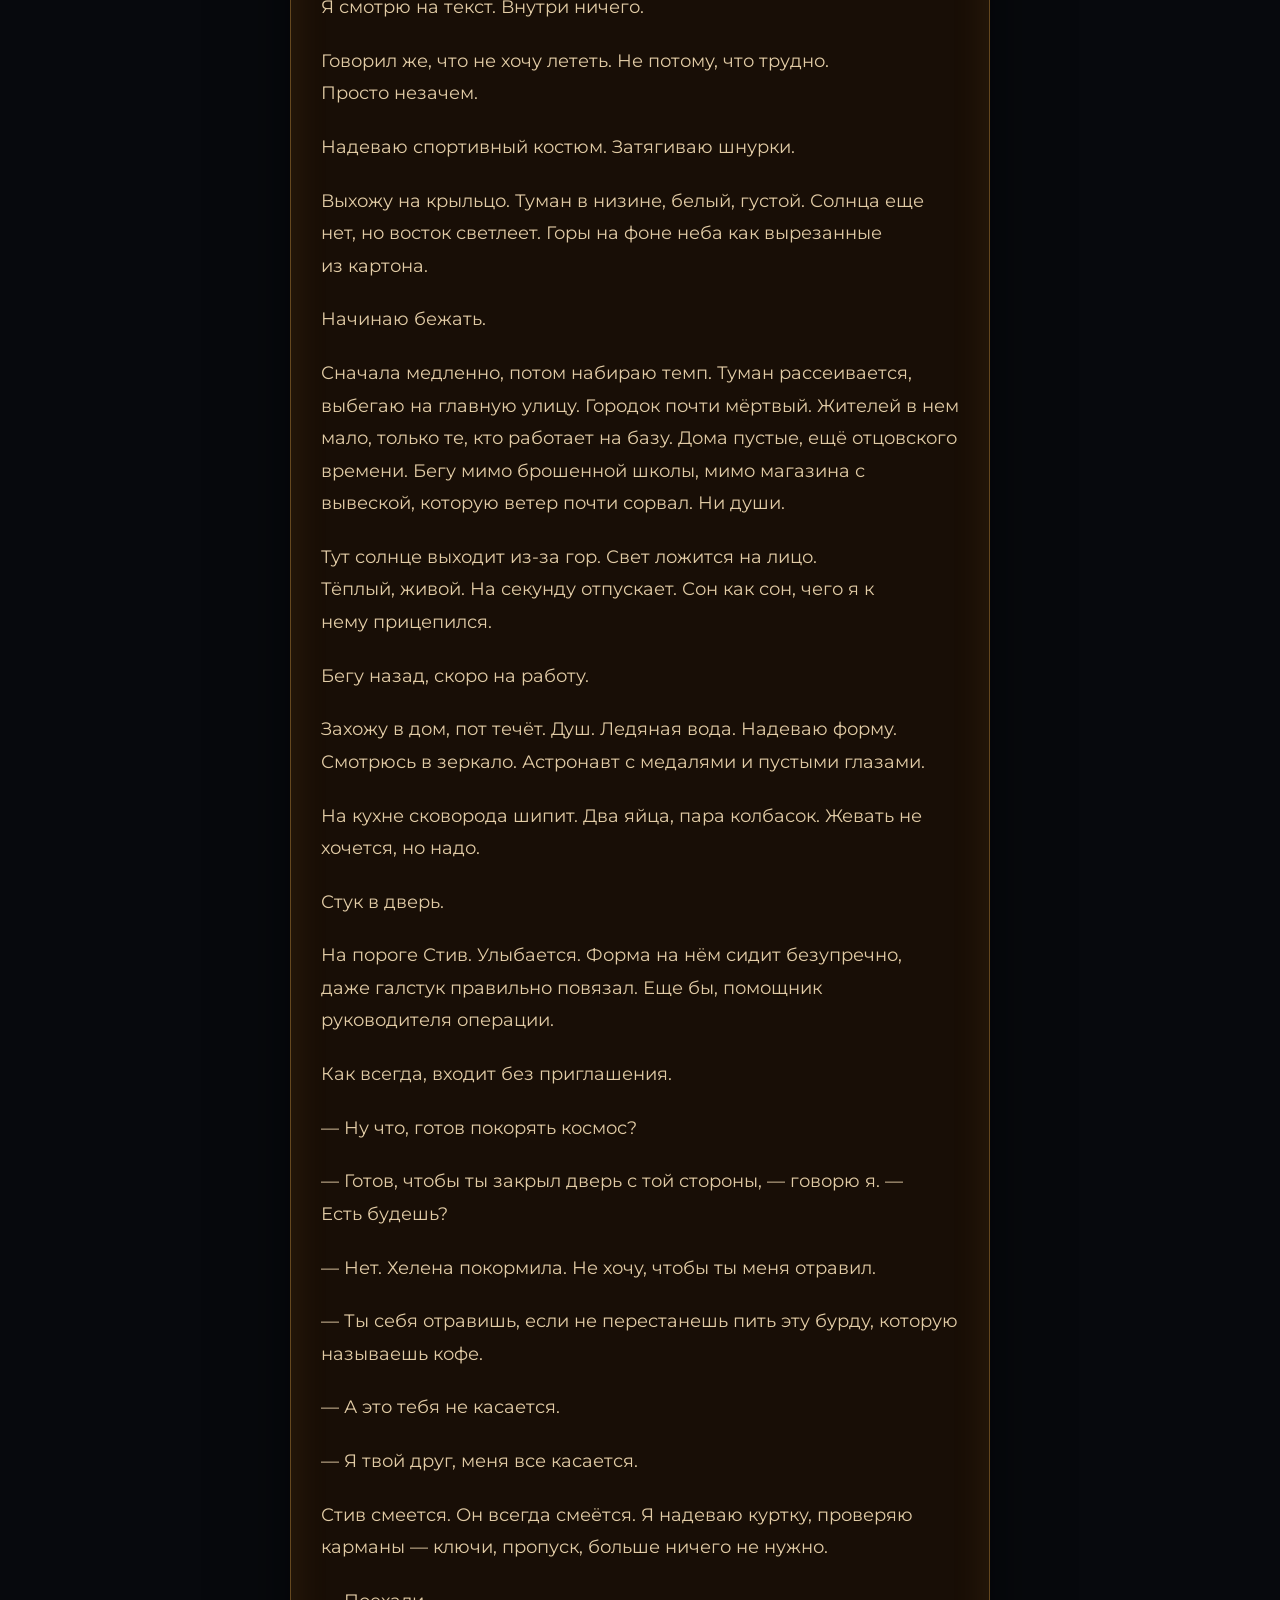
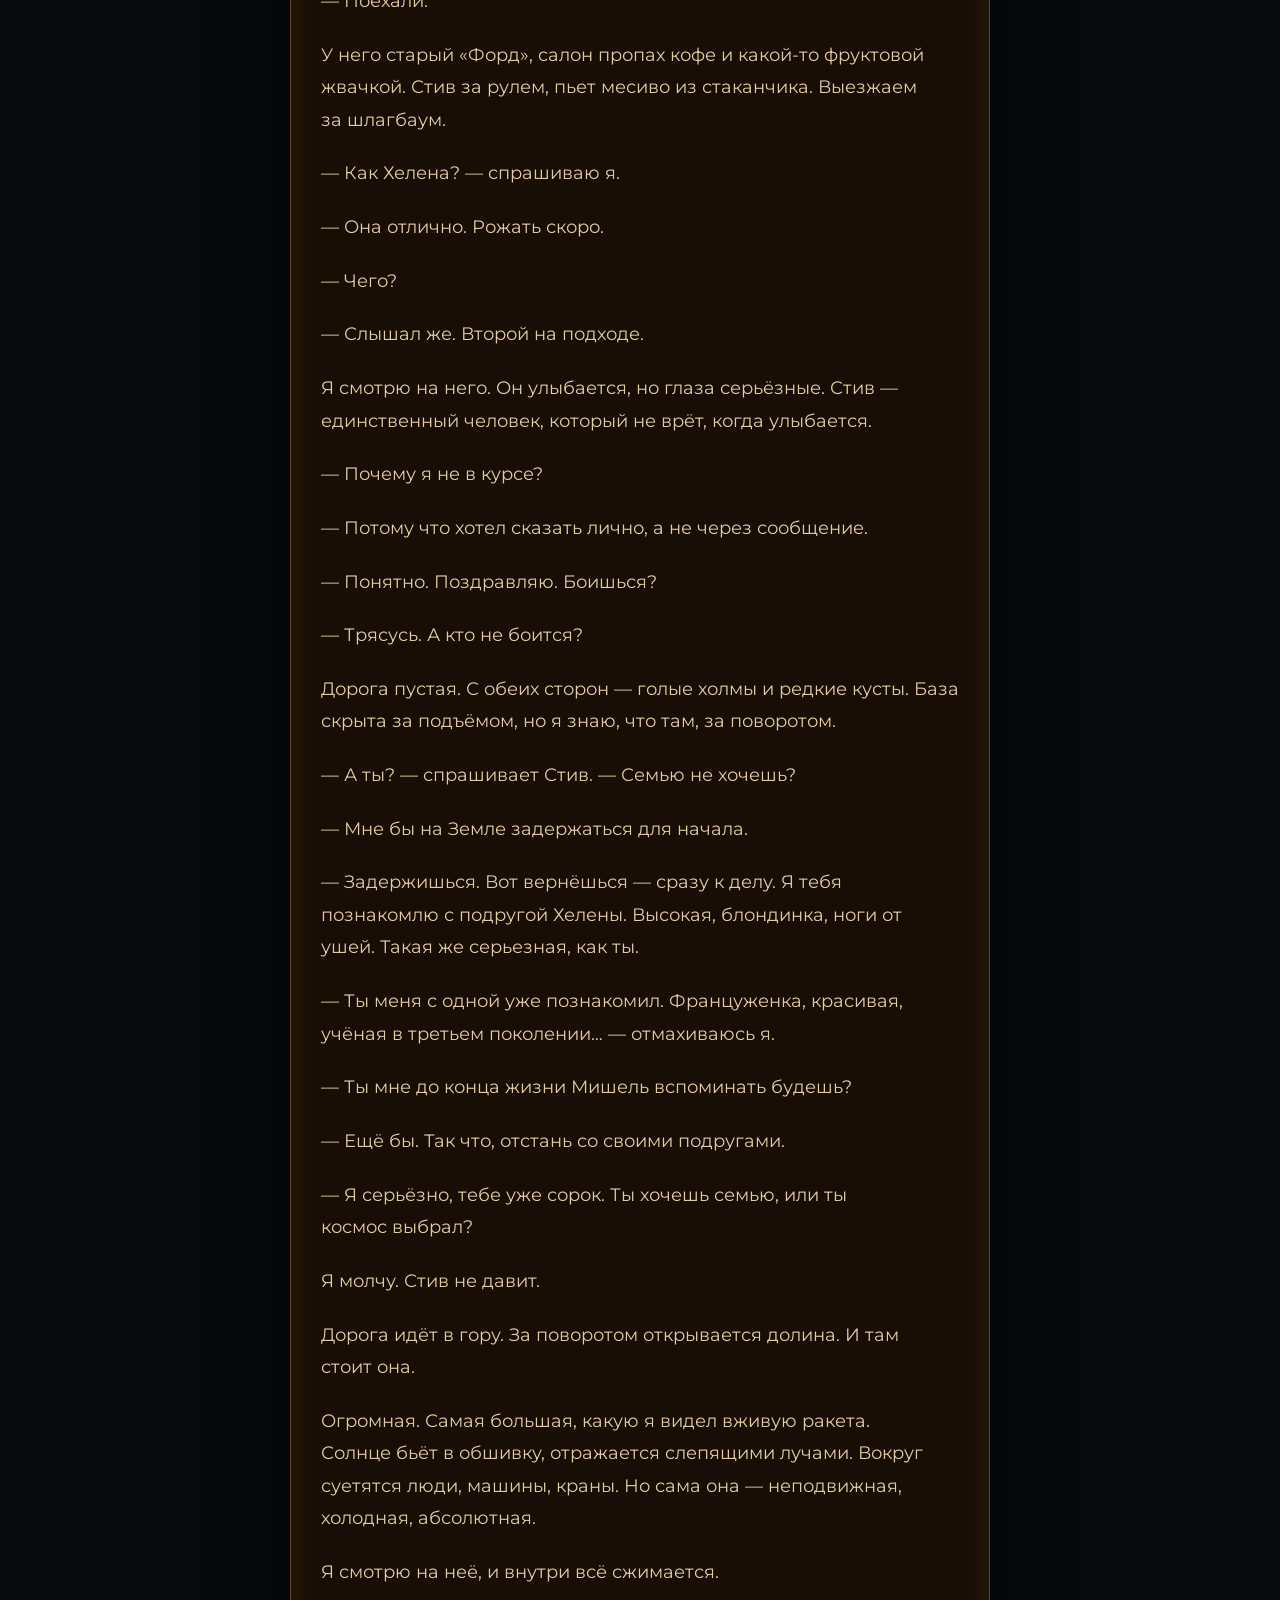
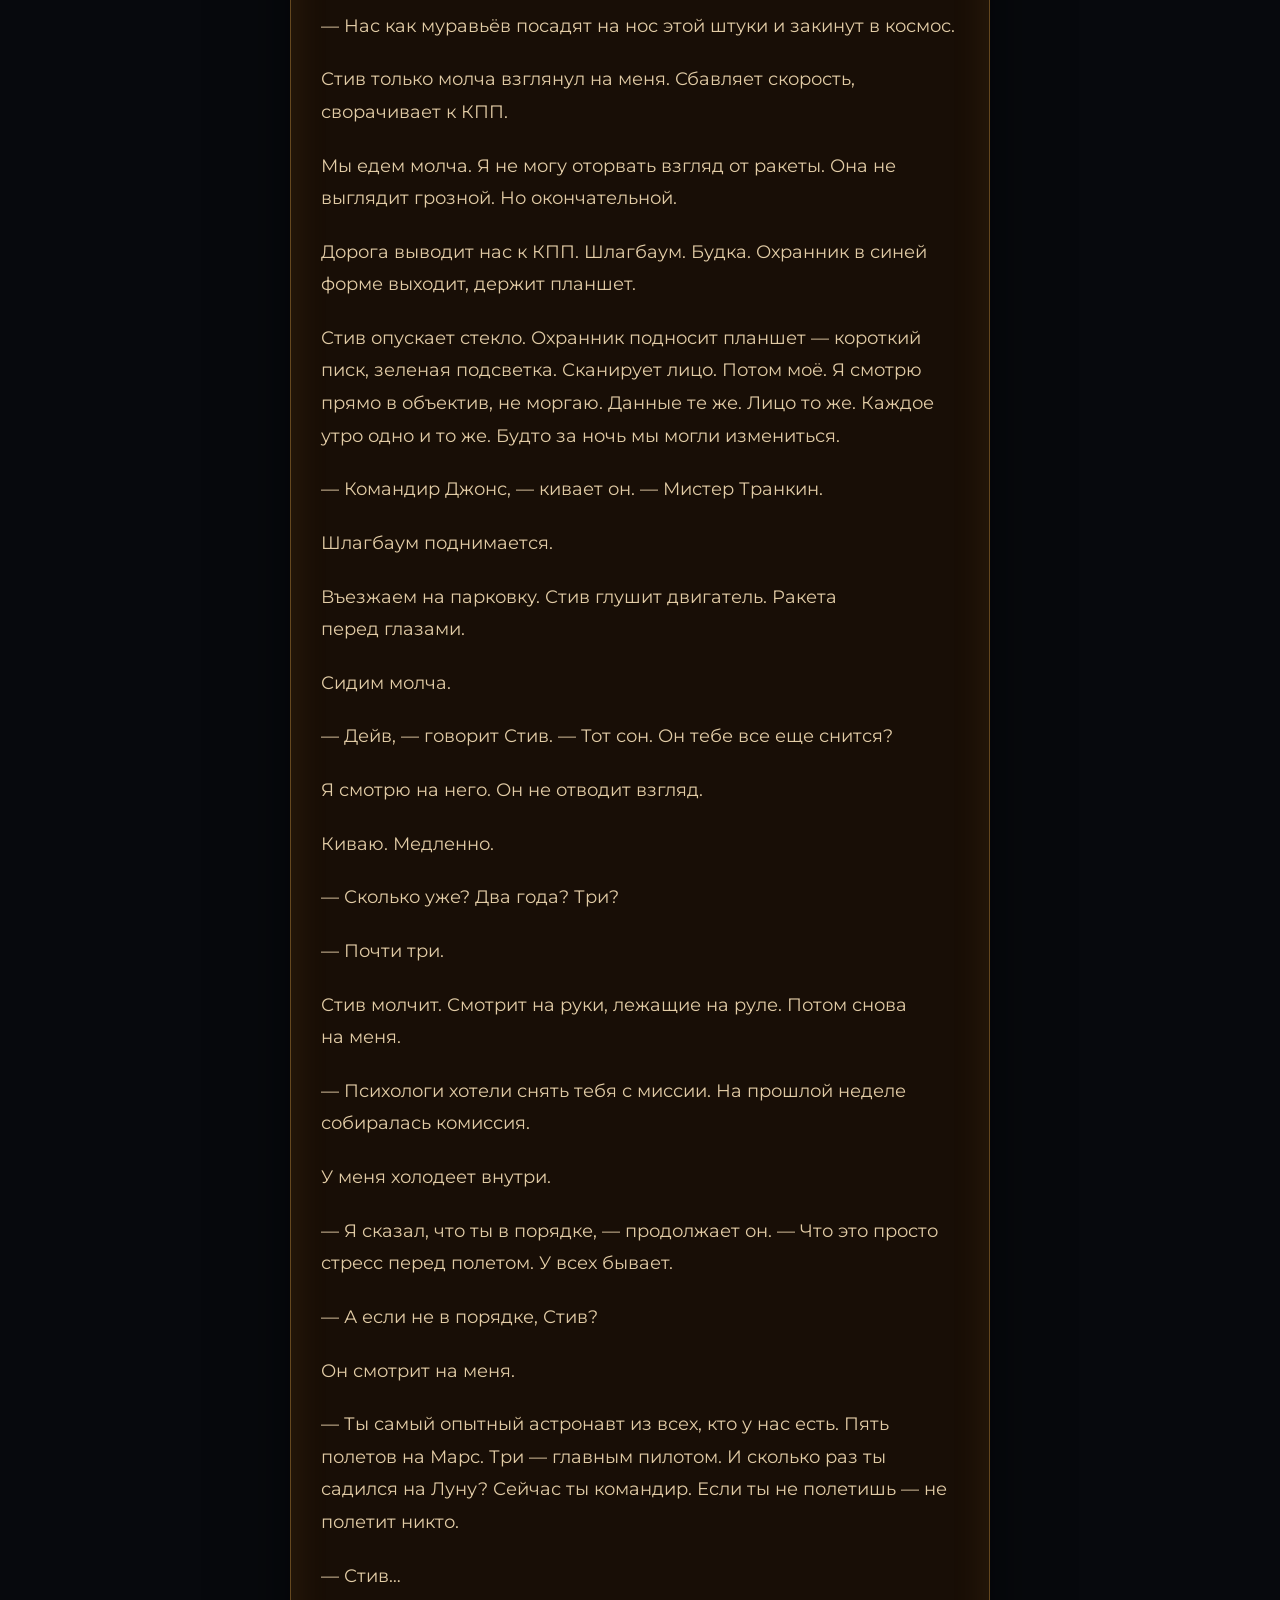
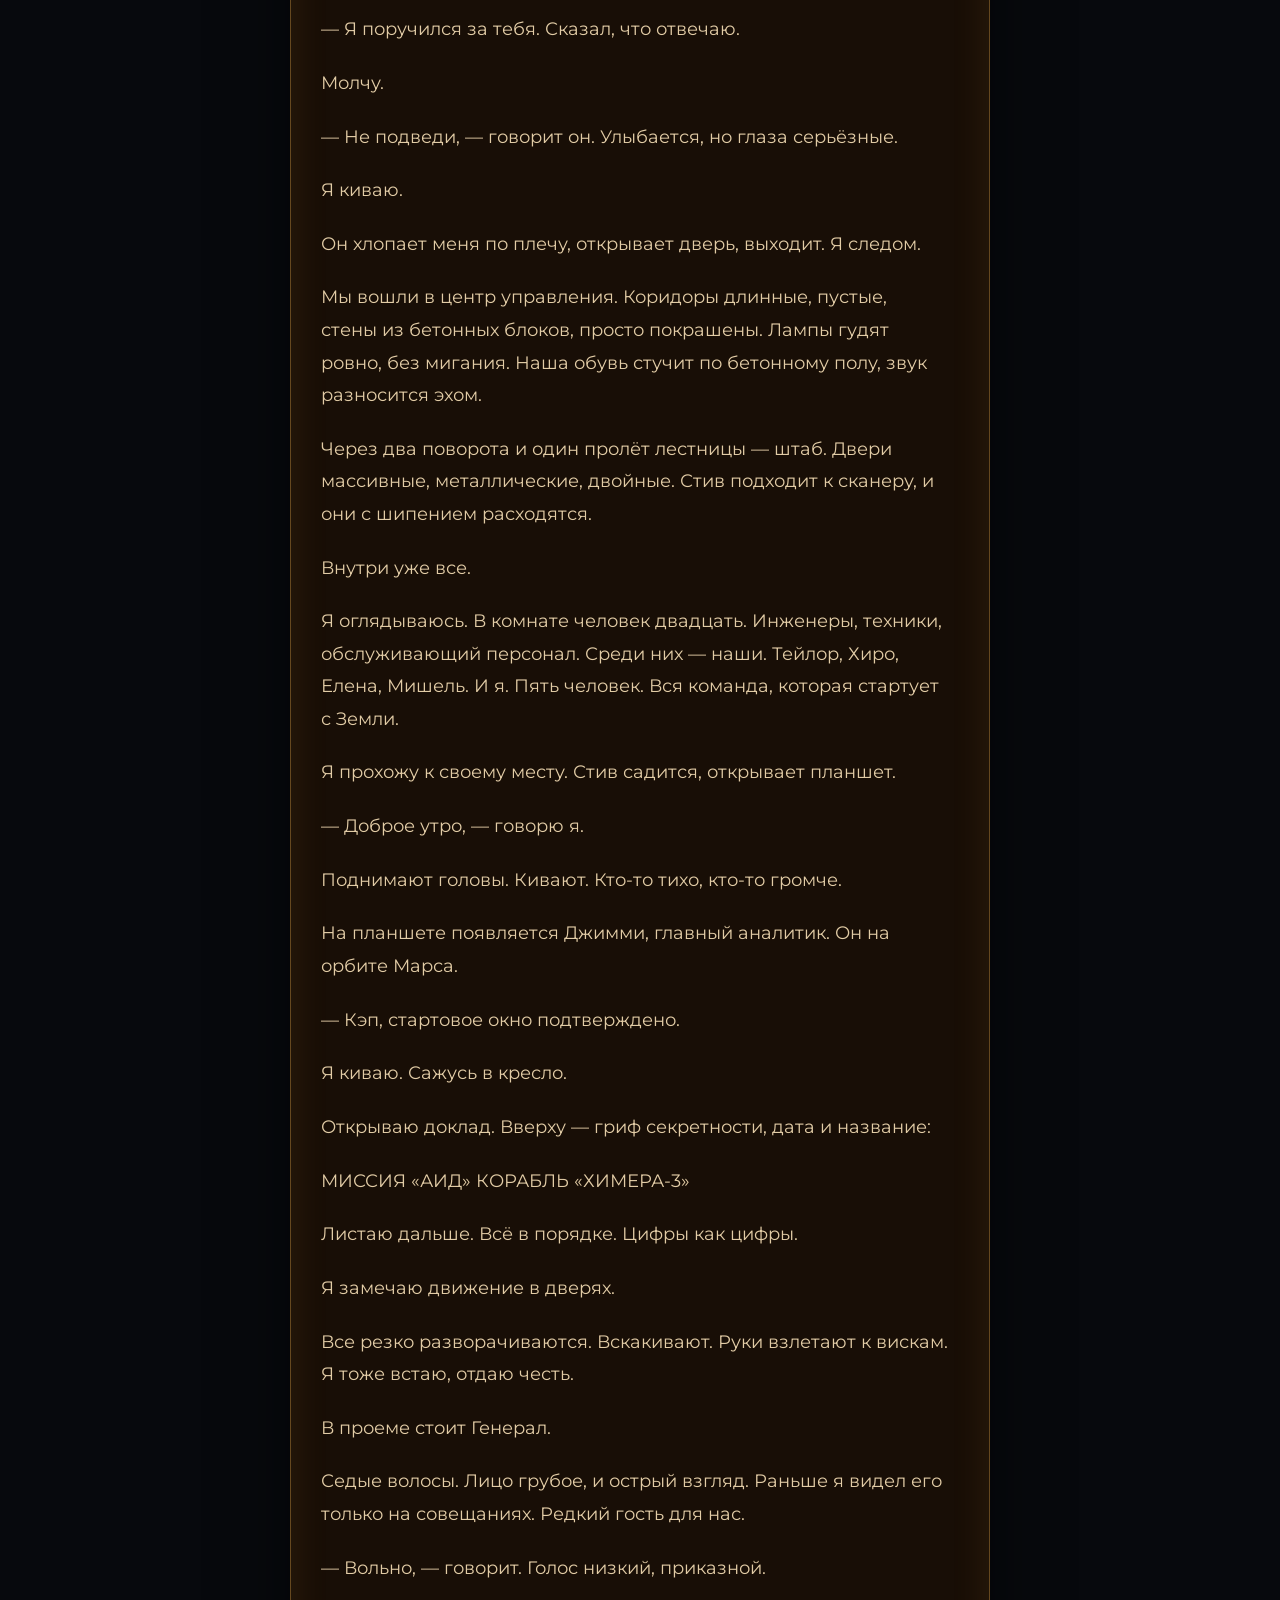
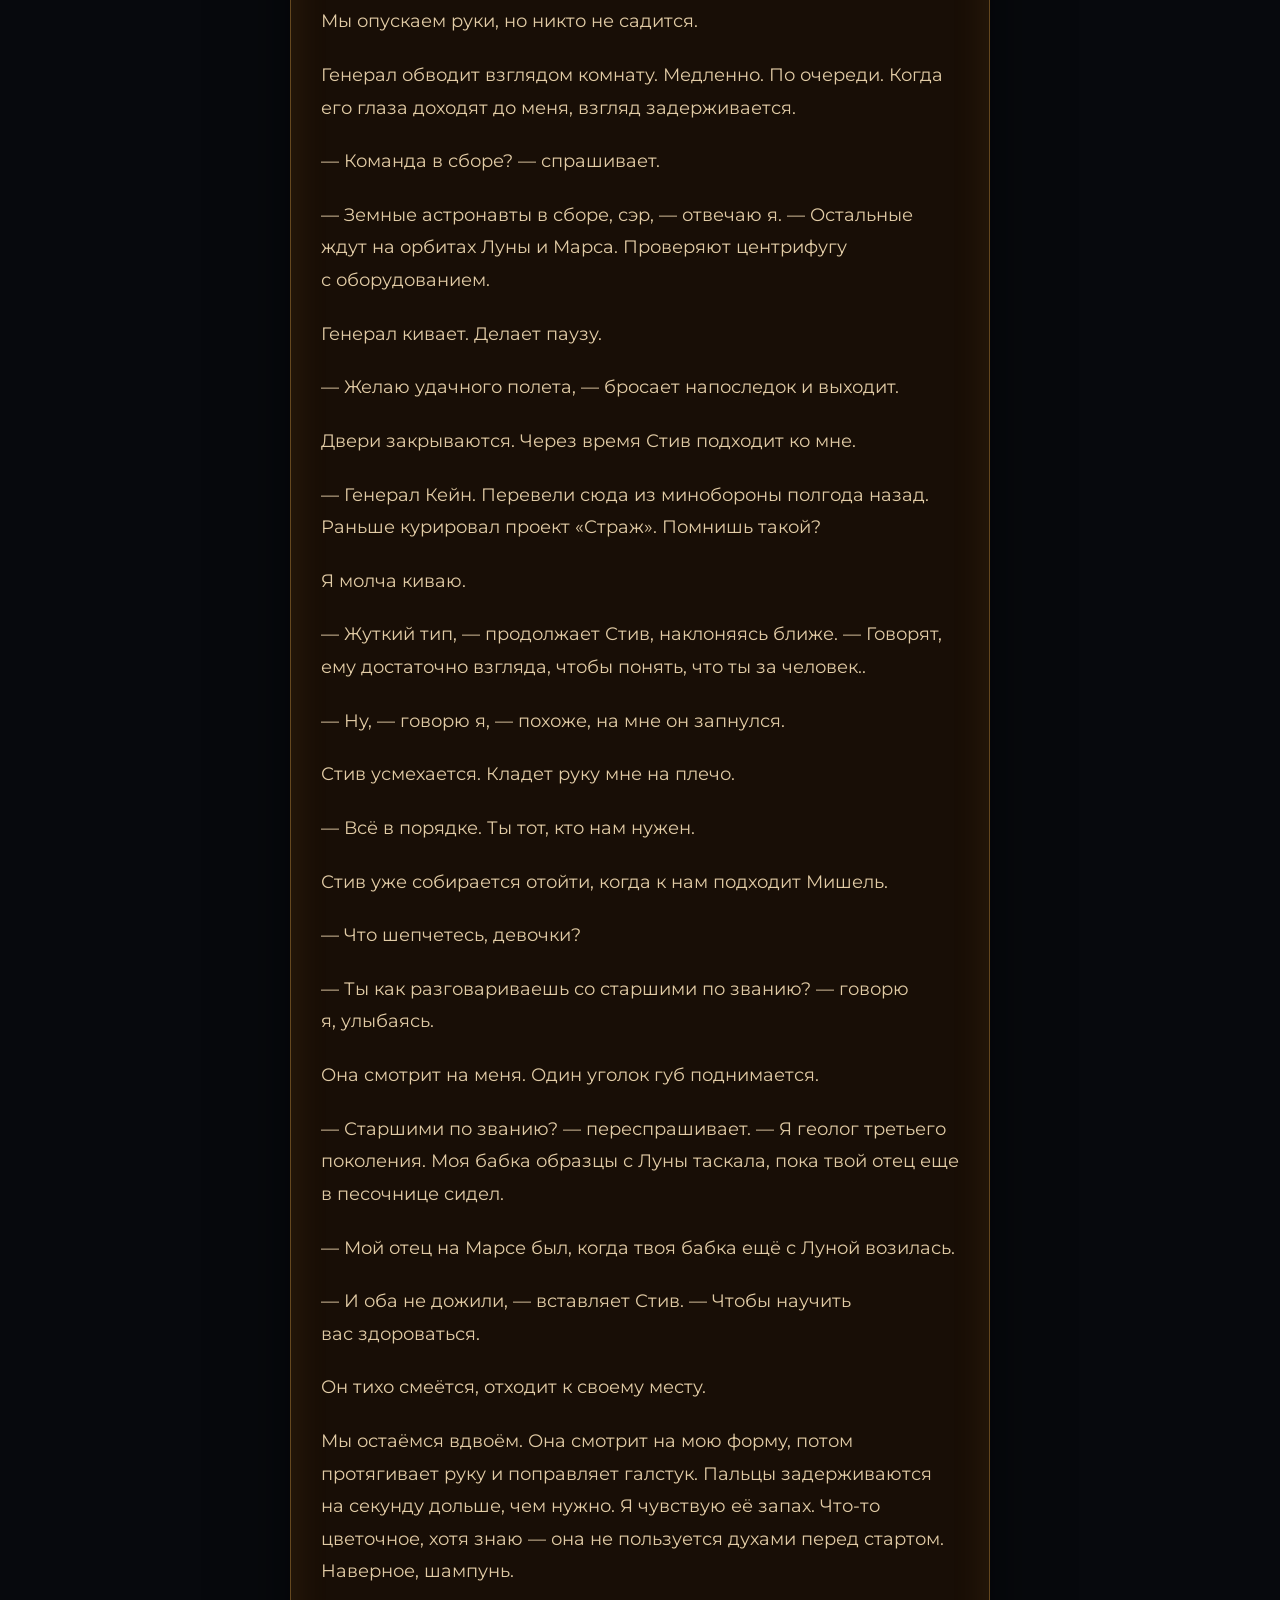
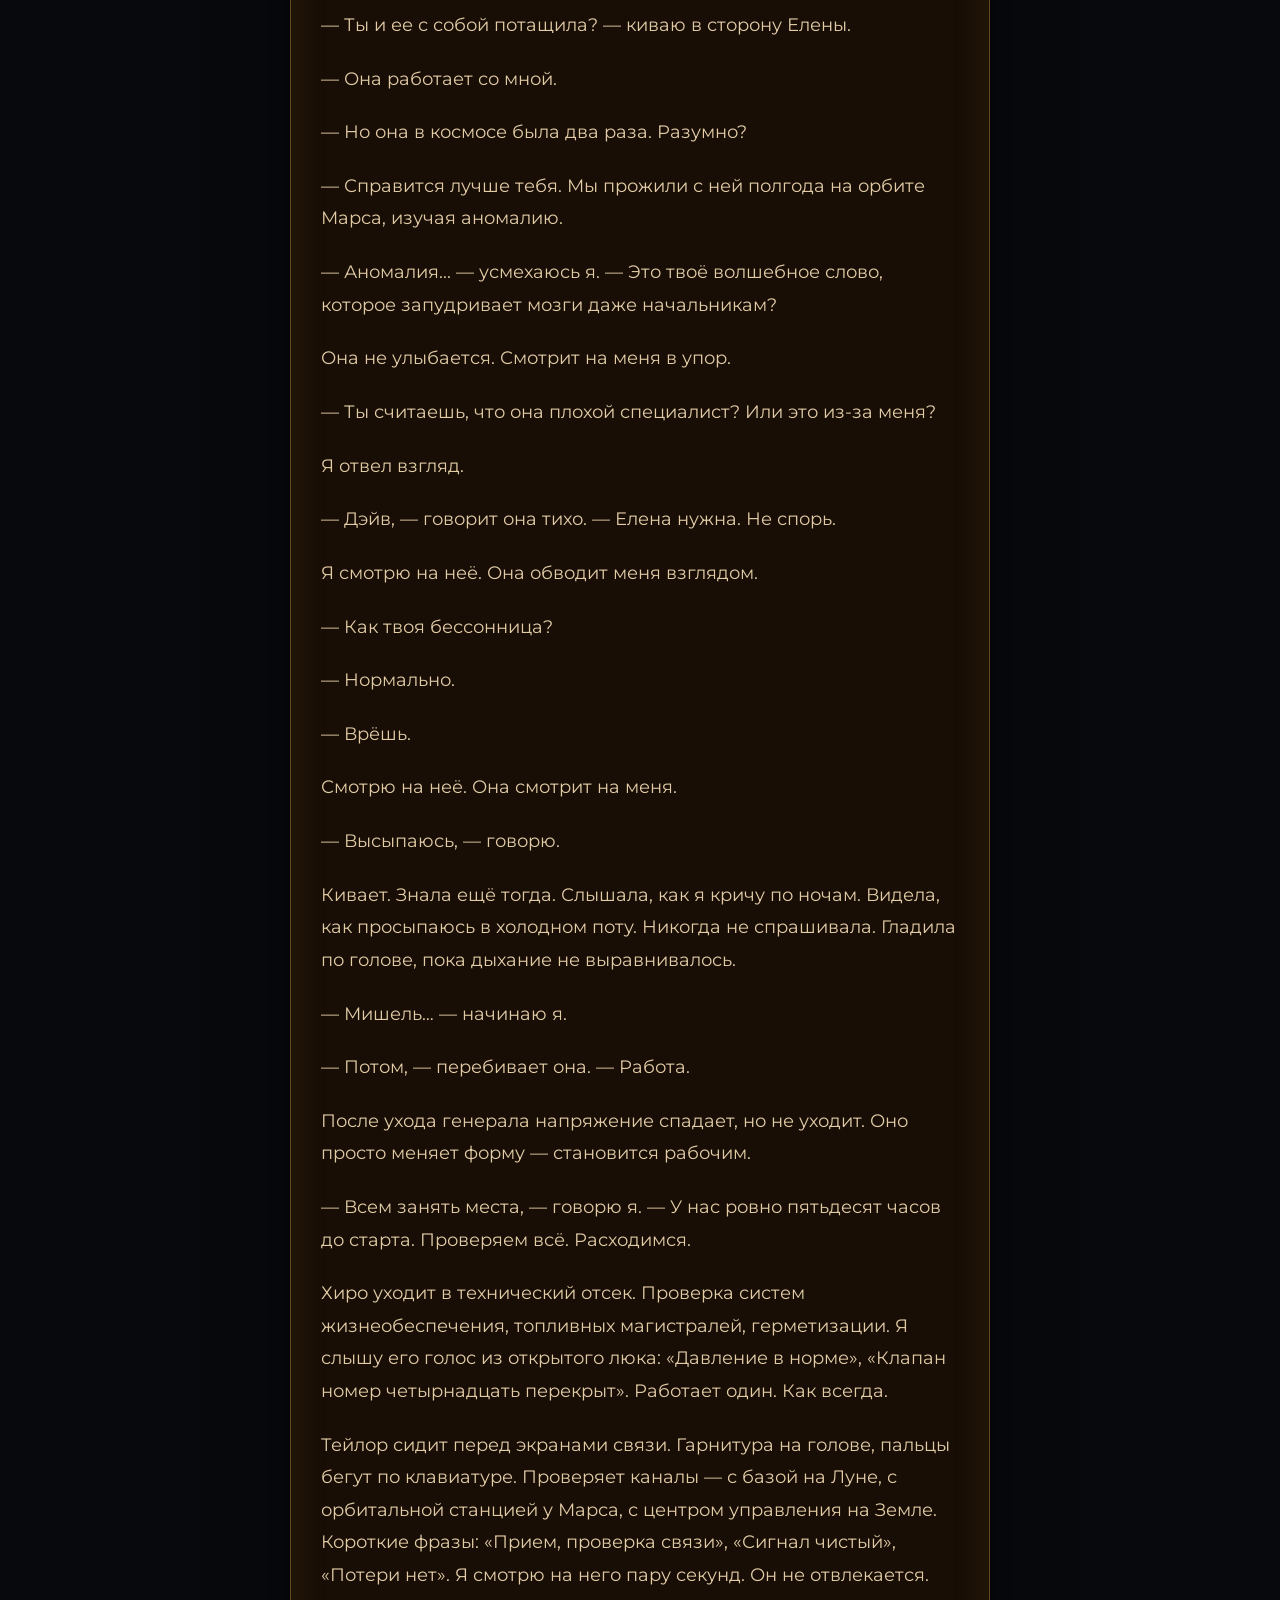
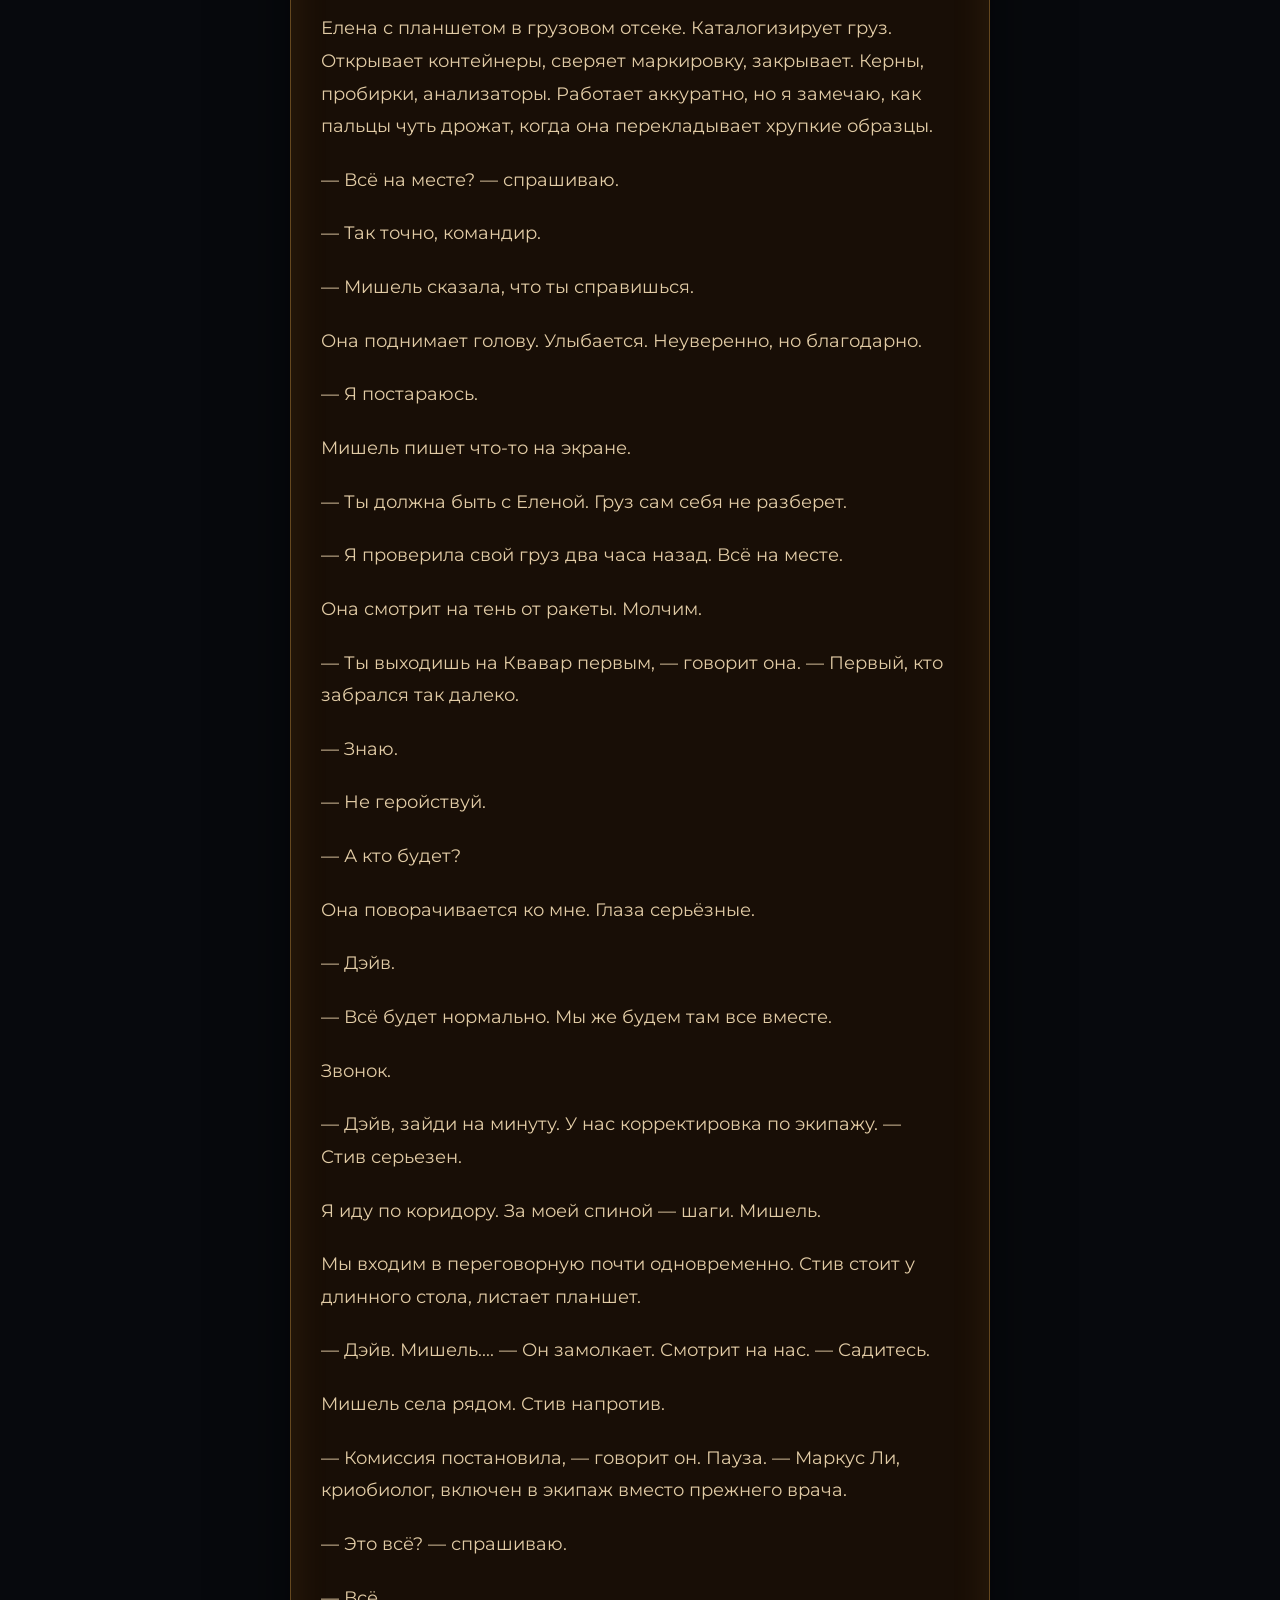
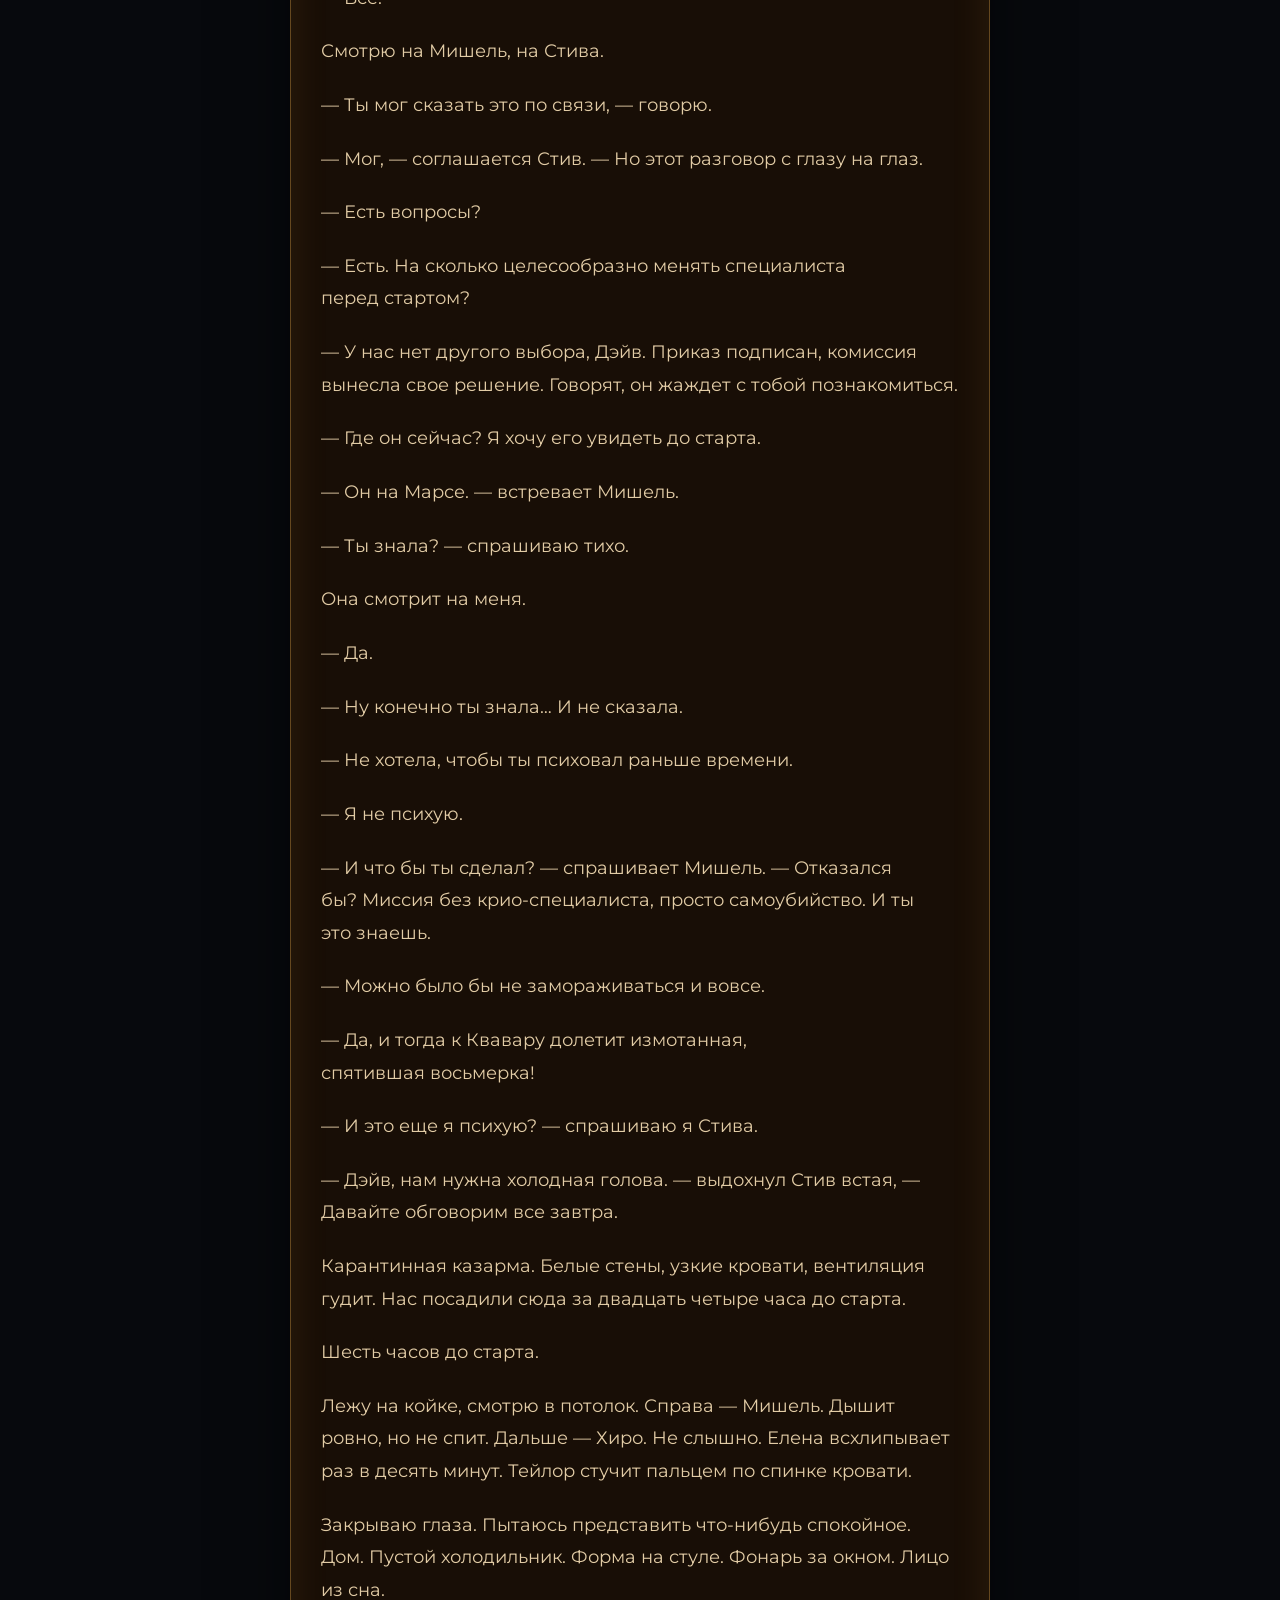
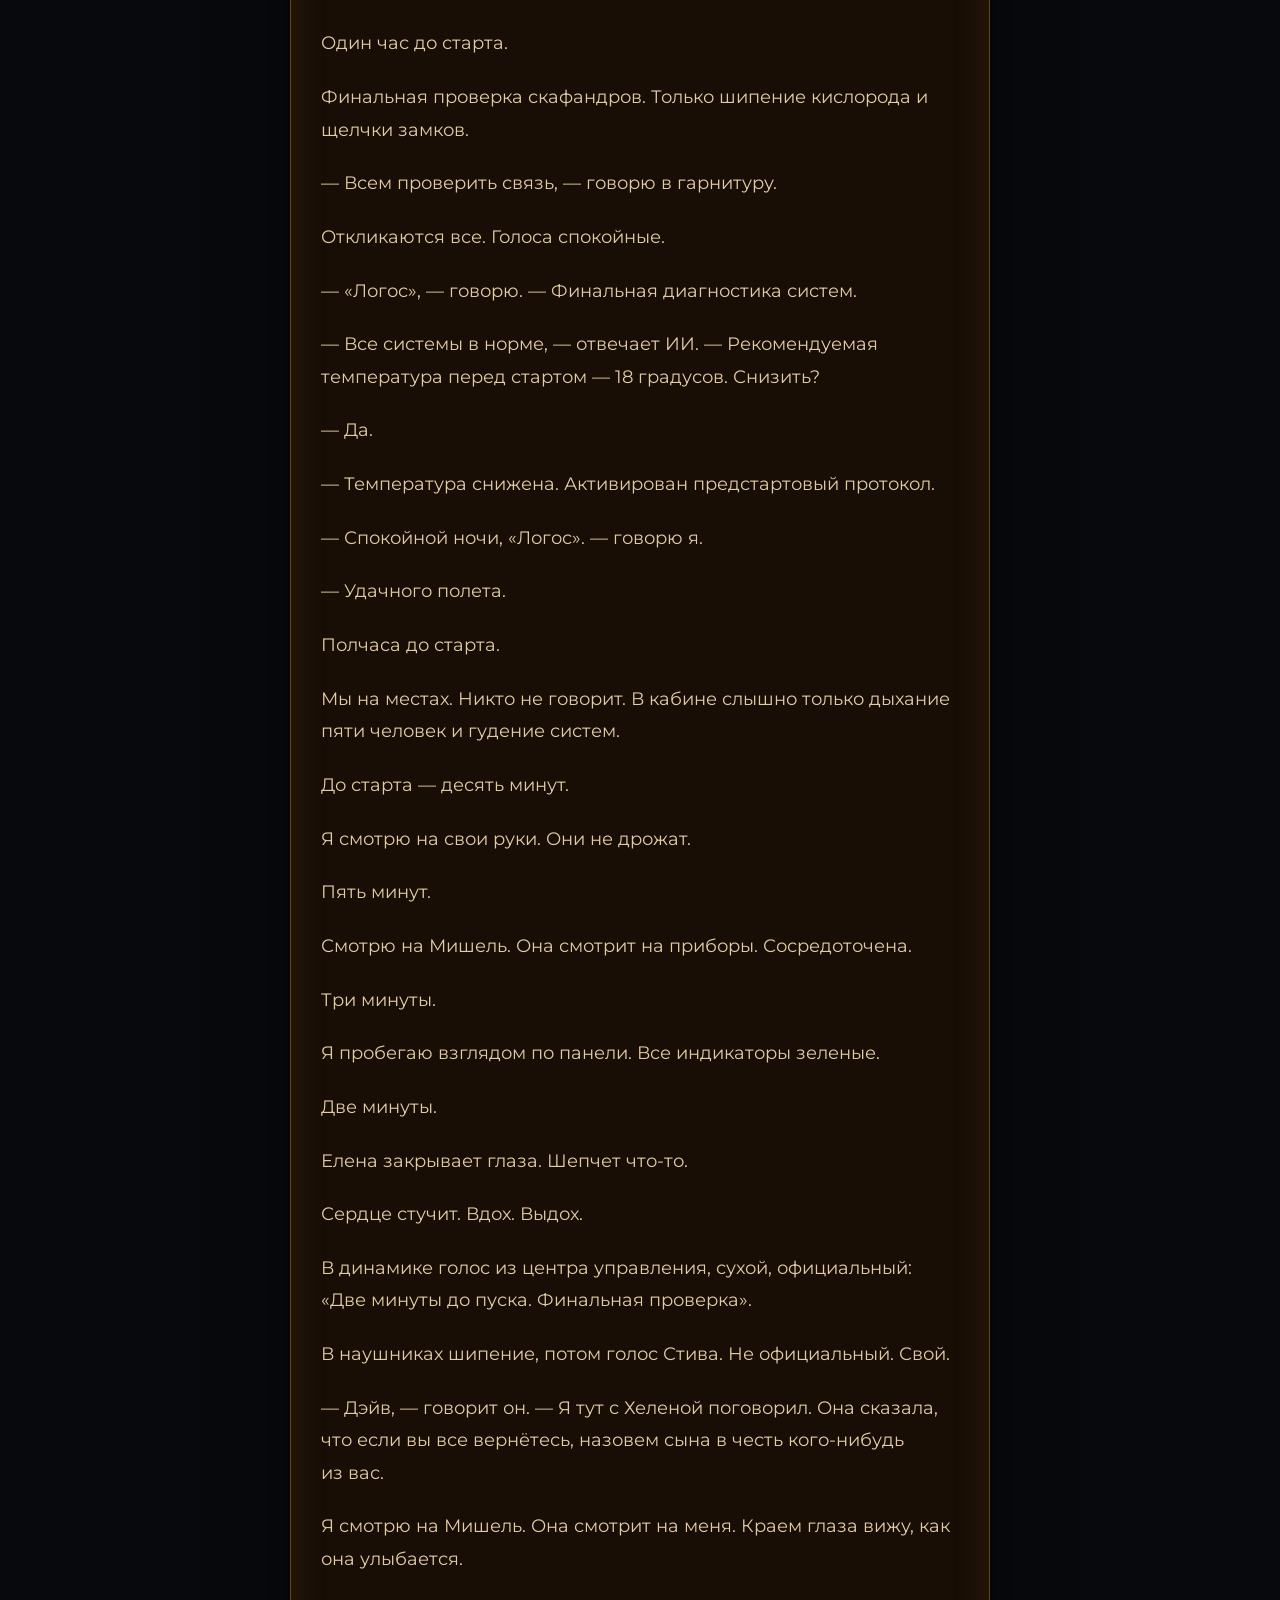
<file: s/mission-hades.html>
<!doctype html>
<html lang="ru"><head><meta charset="utf-8"><meta name="viewport" content="width=device-width,initial-scale=1">
<title>Миссия «Аид» — Dark Stories</title>
<meta name="description" content="Экипаж «Химеры» отправляется в полёт на край Солнечной системы, чтобы проверить сигнал, которого не должно существовать.">
<meta property="og:type" content="article"><meta property="og:site_name" content="Dark Stories">
<meta property="og:title" content="Миссия «Аид» — Dark Stories"><meta property="og:description" content="Экипаж «Химеры» отправляется в полёт на край Солнечной системы, чтобы проверить сигнал, которого не должно существовать.">
<meta property="og:image" content="https://darkstories.ru/s/mission-hades.jpg"><meta property="og:url" content="https://darkstories.ru/s/mission-hades.html">
<meta name="twitter:card" content="summary_large_image"><meta name="twitter:title" content="Миссия «Аид» — Dark Stories">
<meta name="twitter:description" content="Экипаж «Химеры» отправляется в полёт на край Солнечной системы, чтобы проверить сигнал, которого не должно существовать."><meta name="twitter:image" content="https://darkstories.ru/s/mission-hades.jpg">
<link rel="canonical" href="https://darkstories.ru/s/mission-hades.html">
<script>location.replace("../#/read/mission-hades")</script>
<style>body{background:#0b0b0d;color:#ddd;font:16px system-ui,sans-serif;display:grid;place-items:center;min-height:100vh;margin:0}a{color:#e8c27a}</style>
</head><body><p><a href="../#/read/mission-hades">Читать «Миссия «Аид»»</a></p></body></html>
</file>
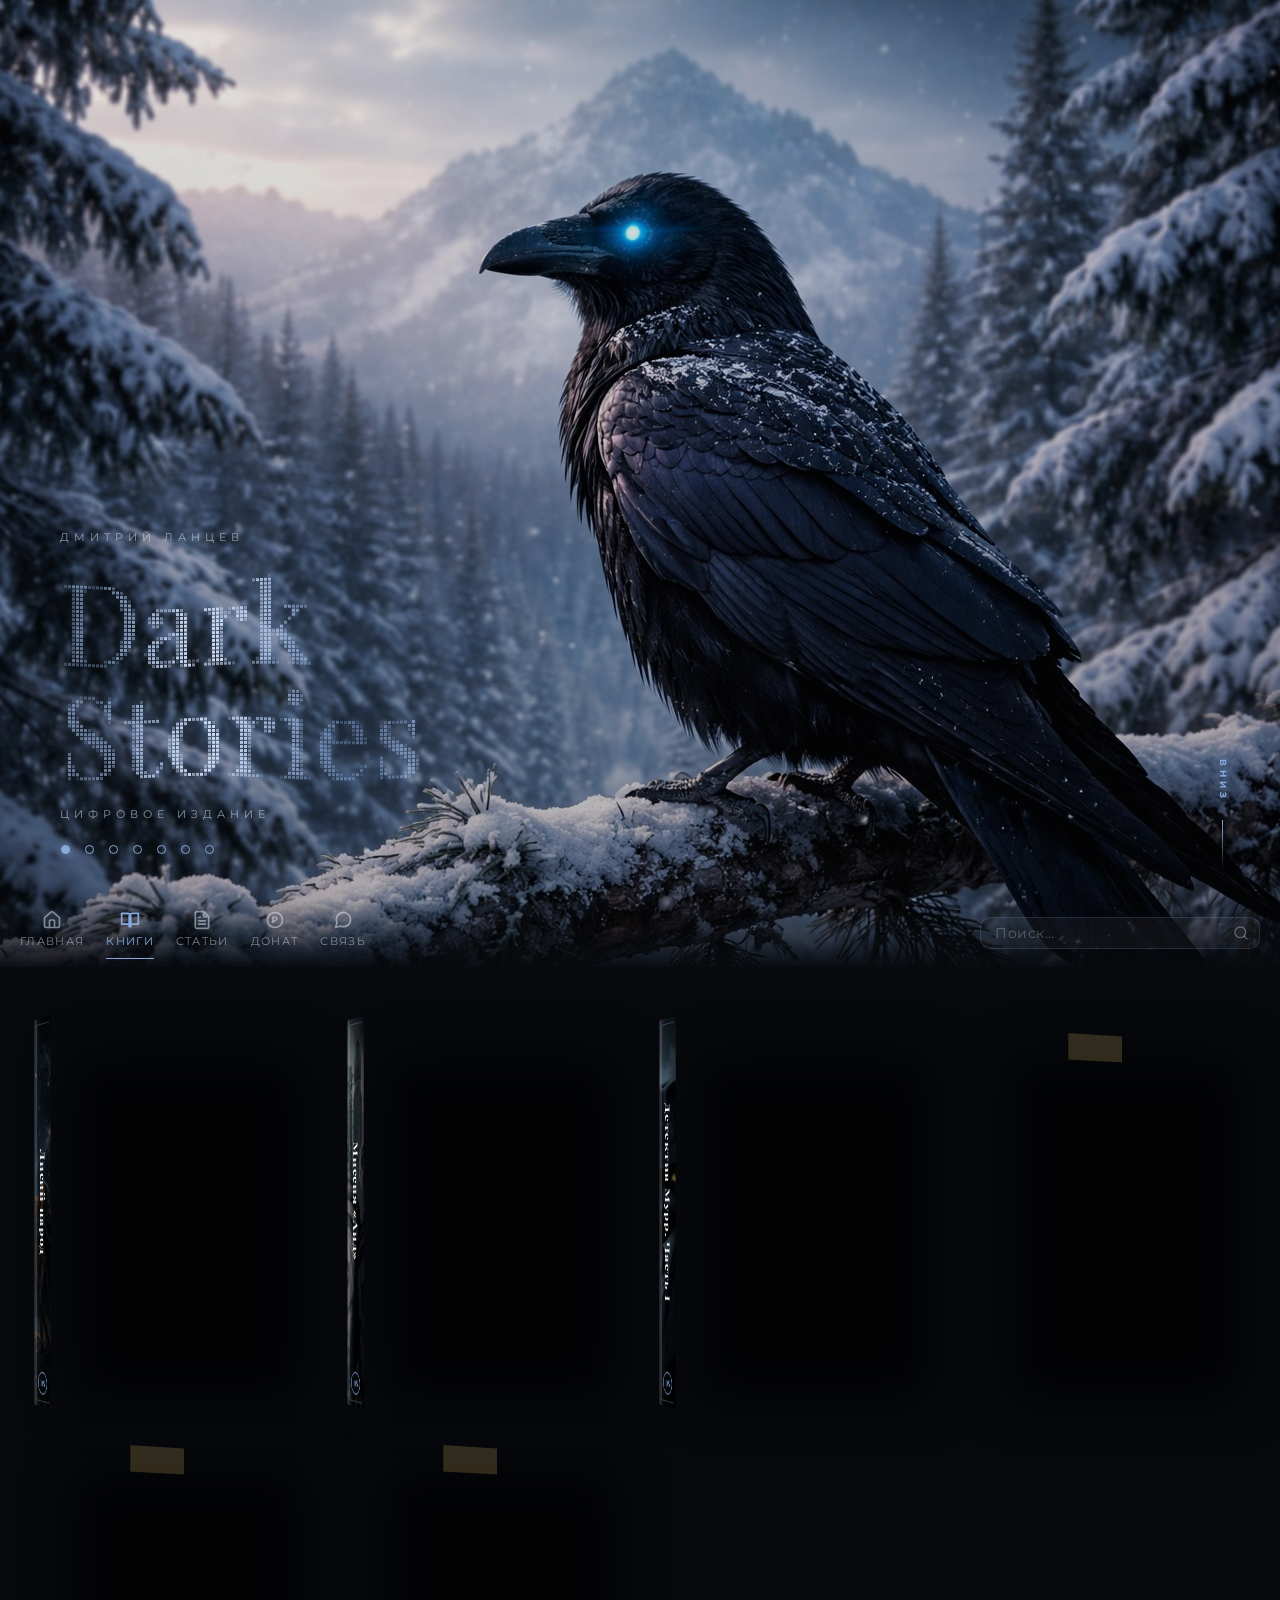
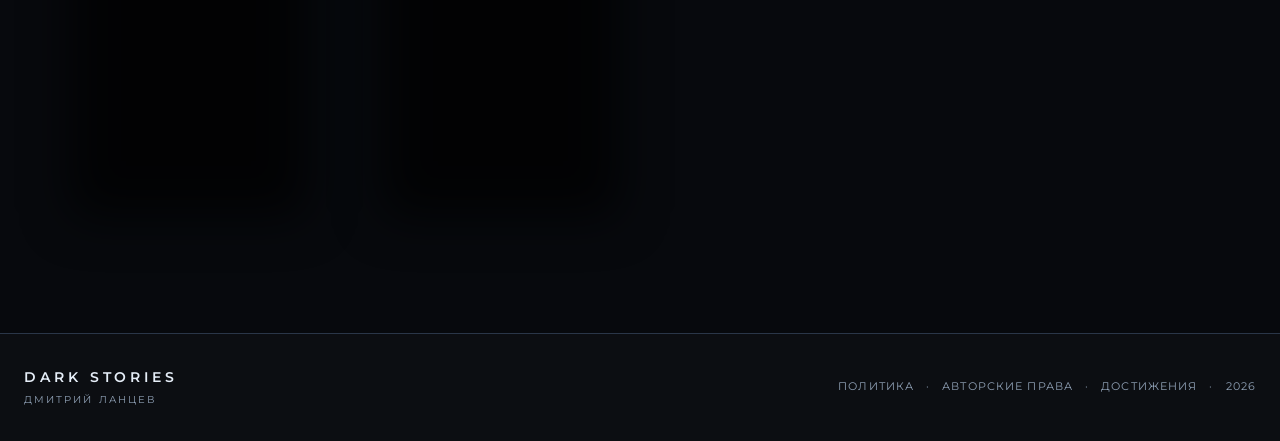
<file: s/new-guy.html>
<!doctype html>
<html lang="ru"><head><meta charset="utf-8"><meta name="viewport" content="width=device-width,initial-scale=1">
<title>Новенький из параллельного класса — Dark Stories</title>
<meta name="description" content="Рассказ находится в стадии написания. Школьное фэнтези о зазоре между двумя расписаниями.">
<meta property="og:type" content="article"><meta property="og:site_name" content="Dark Stories">
<meta property="og:title" content="Новенький из параллельного класса — Dark Stories"><meta property="og:description" content="Рассказ находится в стадии написания. Школьное фэнтези о зазоре между двумя расписаниями.">
<meta property="og:image" content="https://darkstories.ru/s/new-guy.jpg"><meta property="og:url" content="https://darkstories.ru/s/new-guy.html">
<meta name="twitter:card" content="summary_large_image"><meta name="twitter:title" content="Новенький из параллельного класса — Dark Stories">
<meta name="twitter:description" content="Рассказ находится в стадии написания. Школьное фэнтези о зазоре между двумя расписаниями."><meta name="twitter:image" content="https://darkstories.ru/s/new-guy.jpg">
<link rel="canonical" href="https://darkstories.ru/s/new-guy.html">
<script>location.replace("../#/read/new-guy")</script>
<style>body{background:#0b0b0d;color:#ddd;font:16px system-ui,sans-serif;display:grid;place-items:center;min-height:100vh;margin:0}a{color:#e8c27a}</style>
</head><body><p><a href="../#/read/new-guy">Читать «Новенький из параллельного класса»</a></p></body></html>
</file>
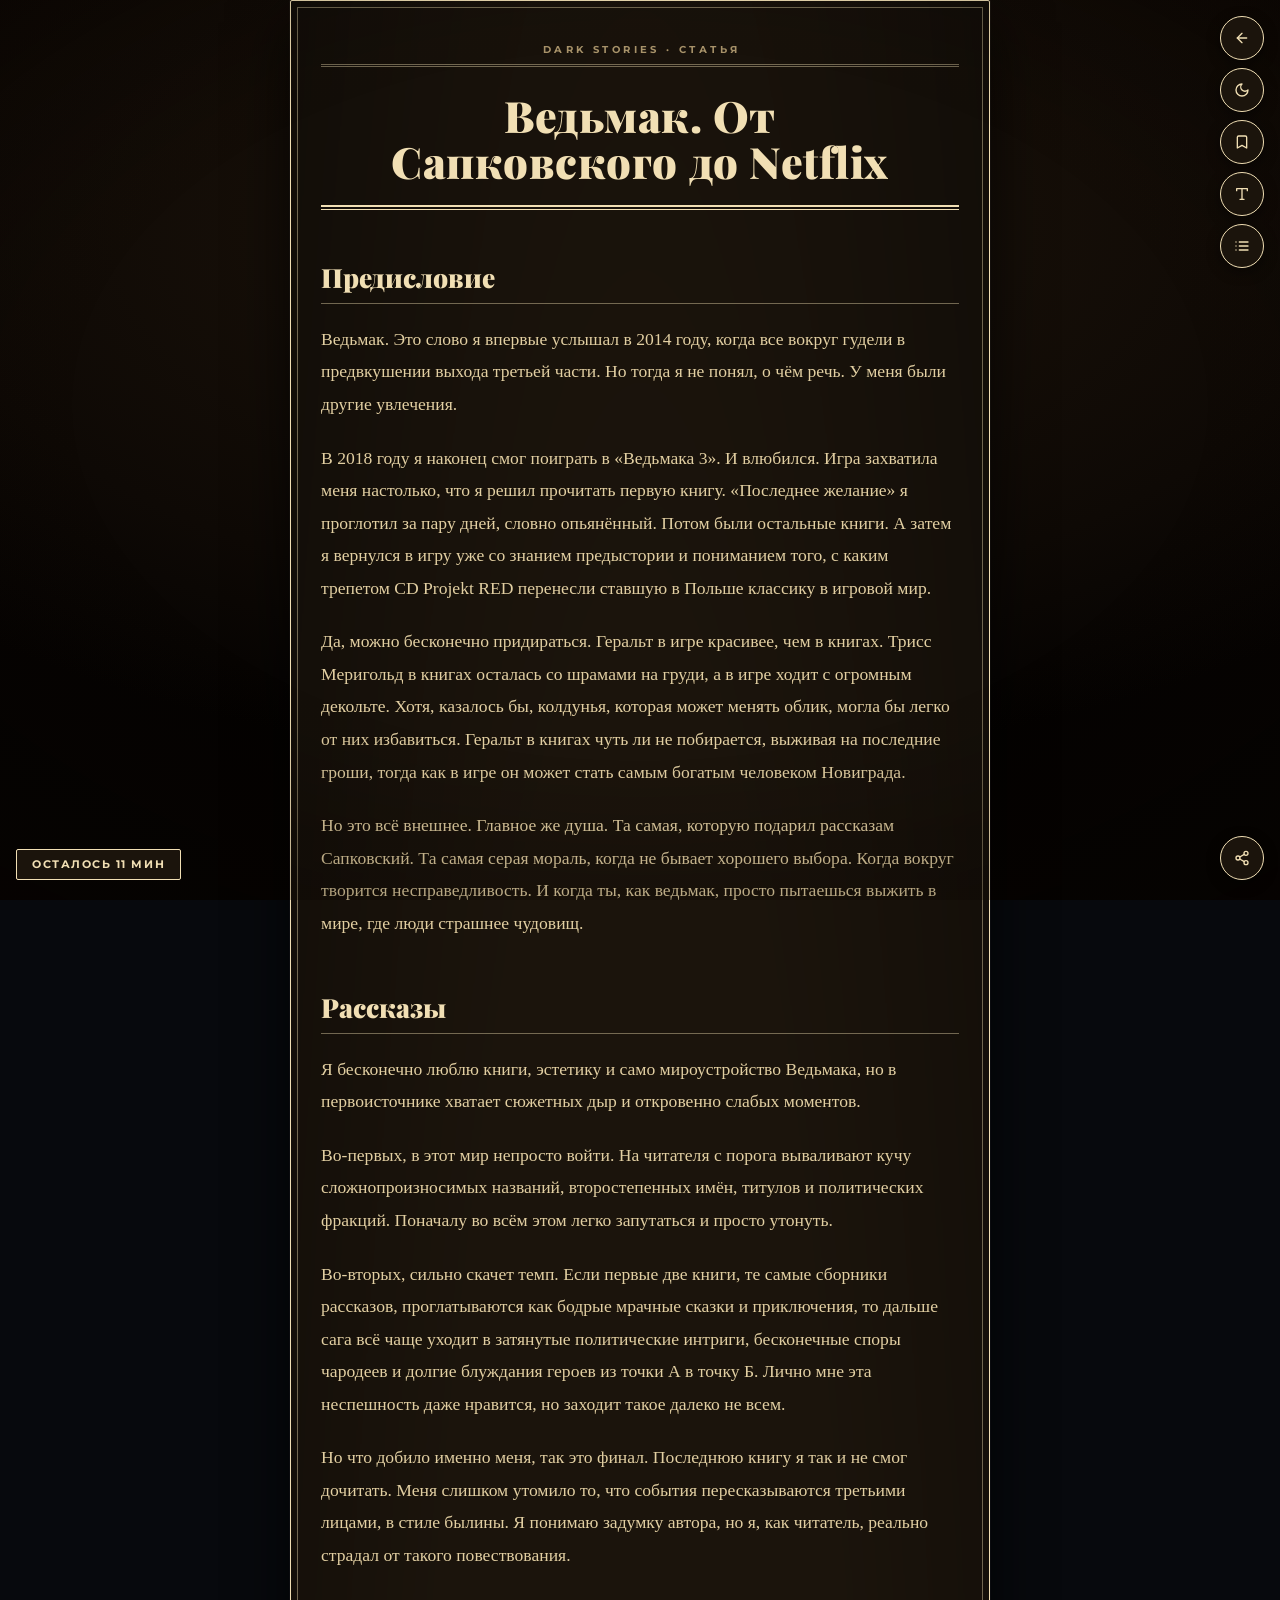
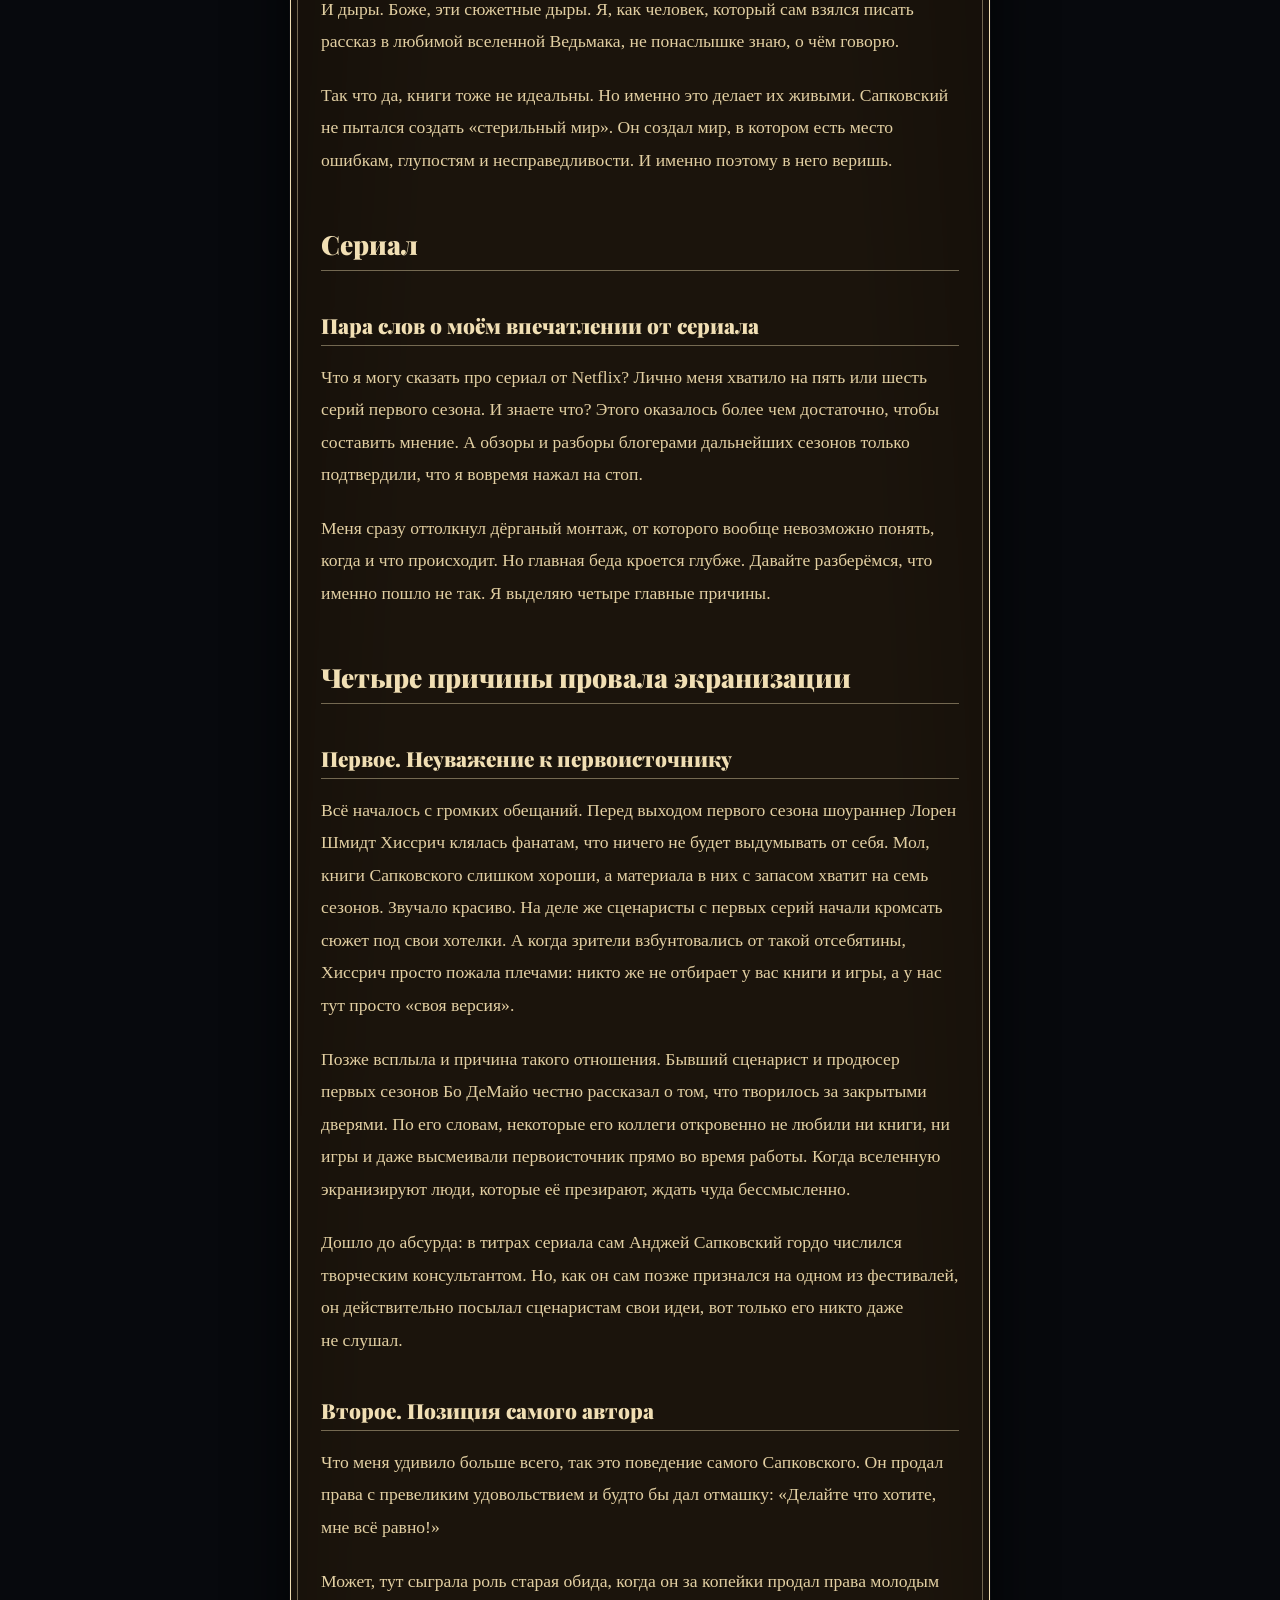
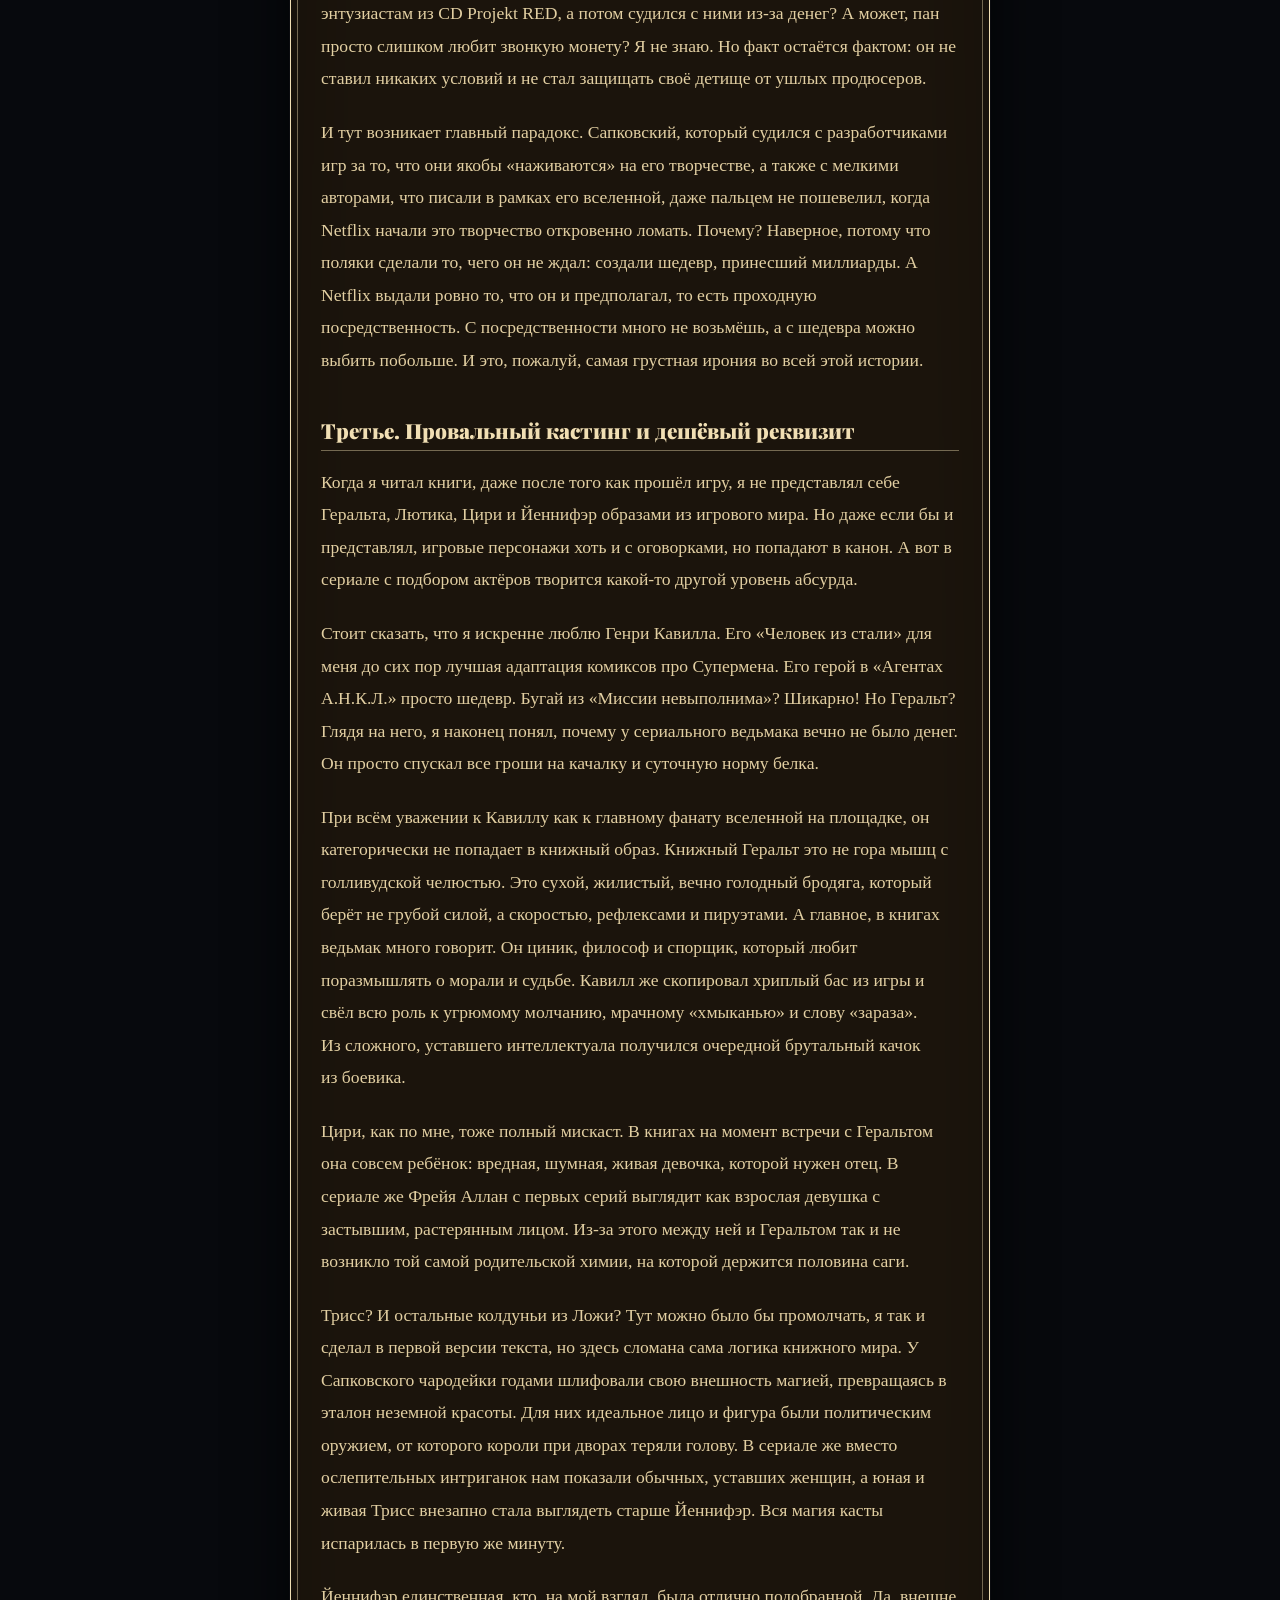
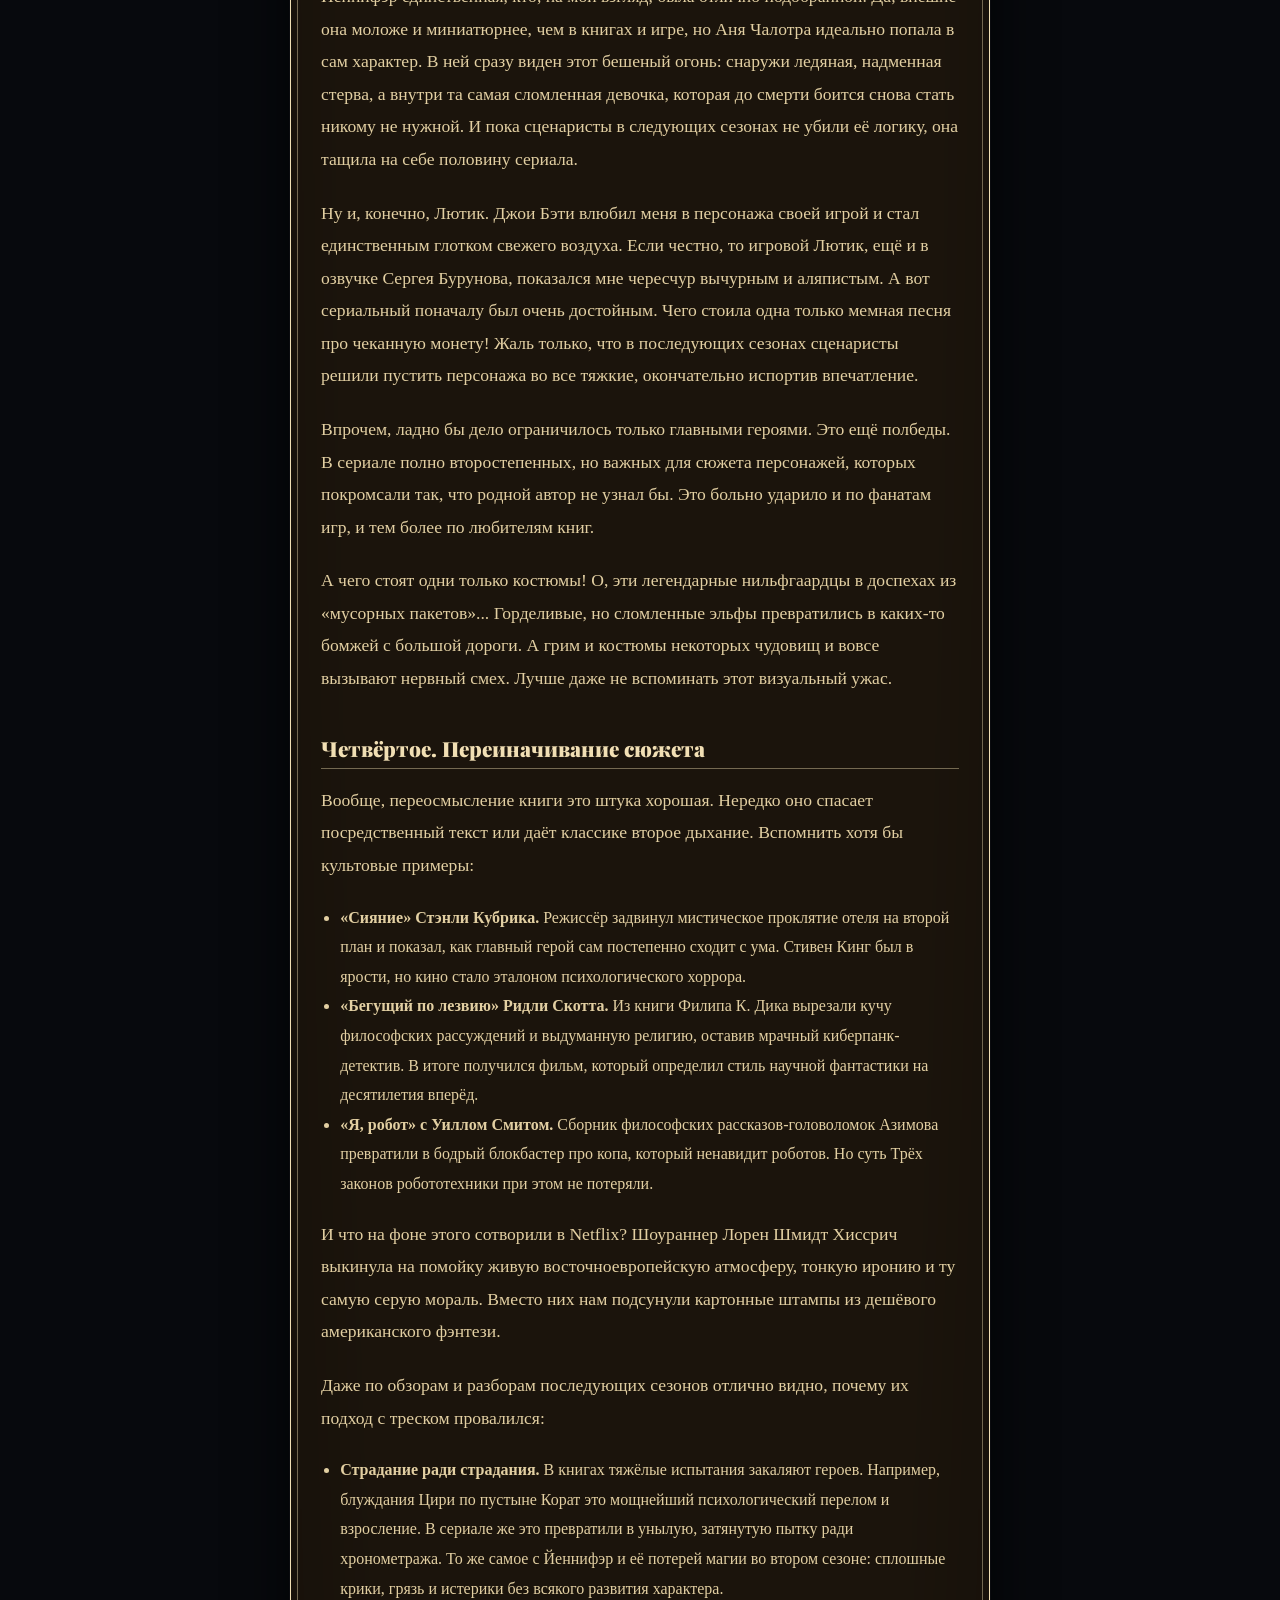
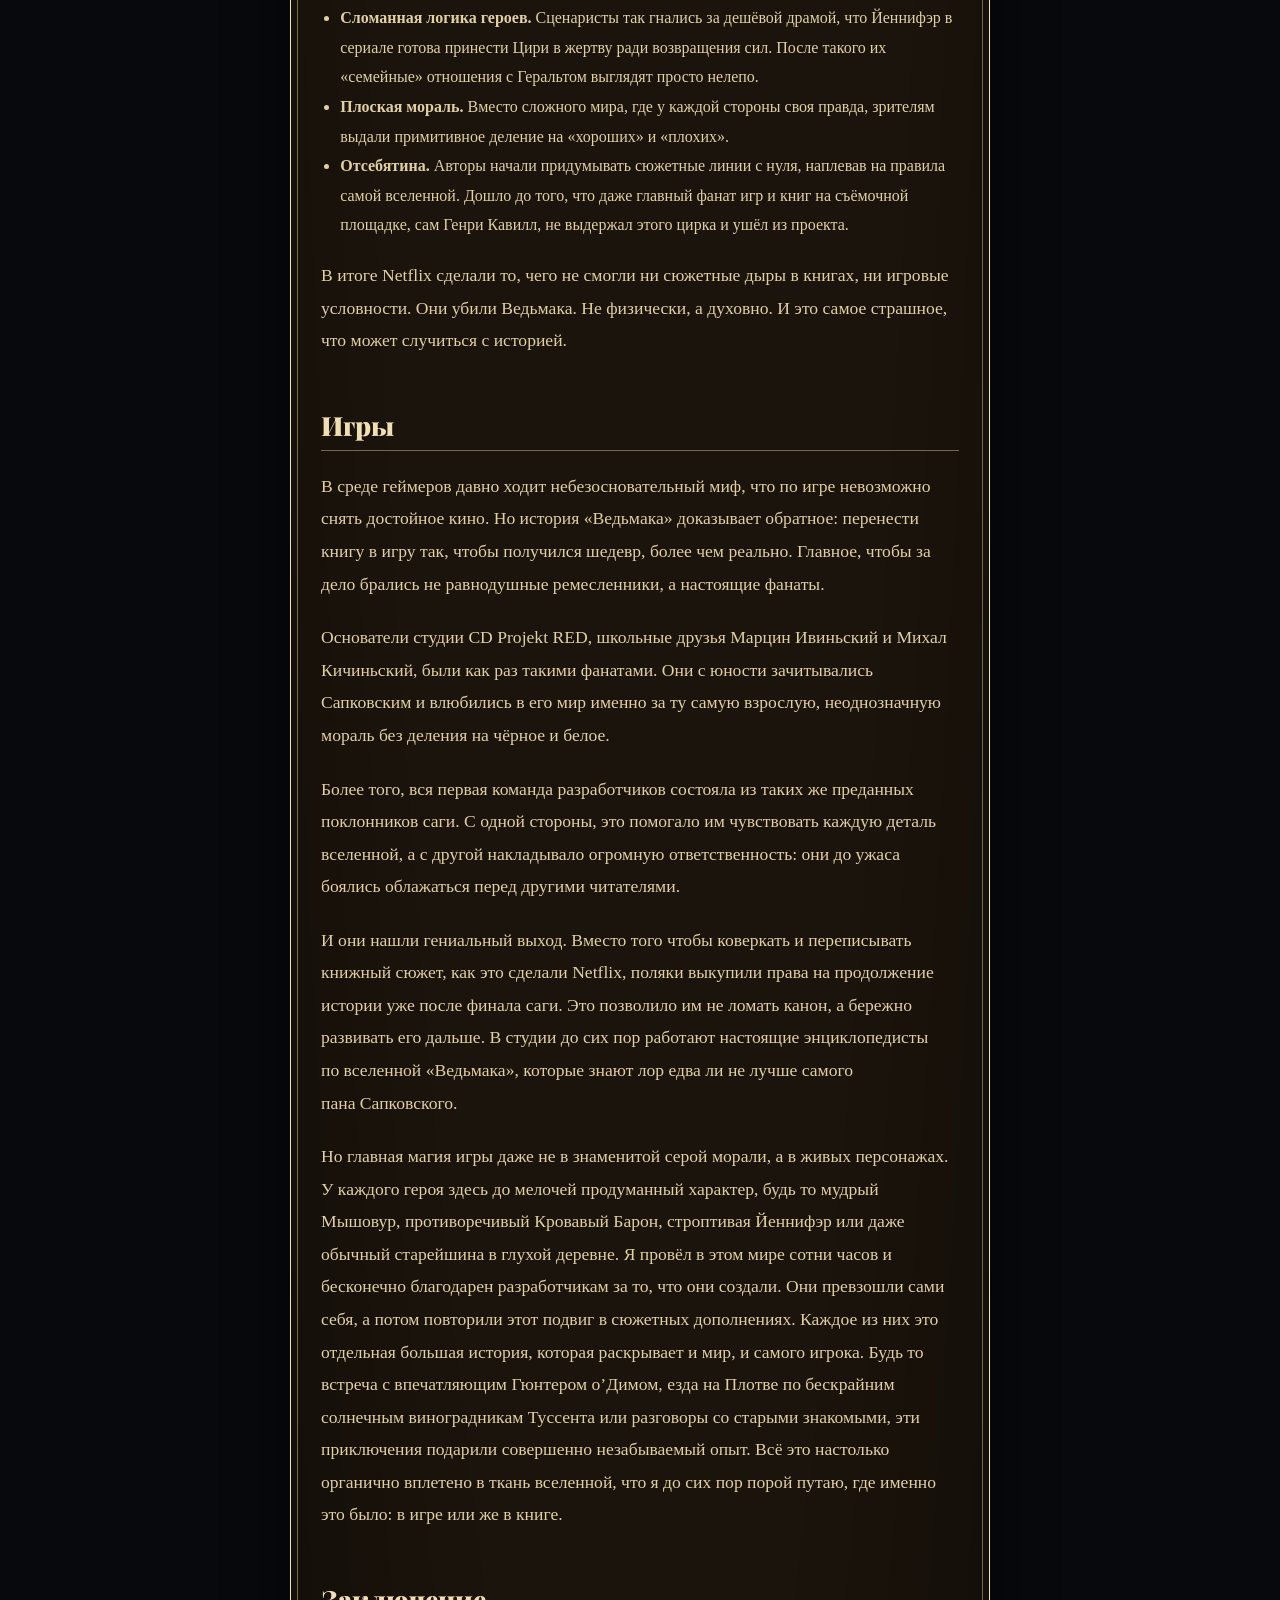
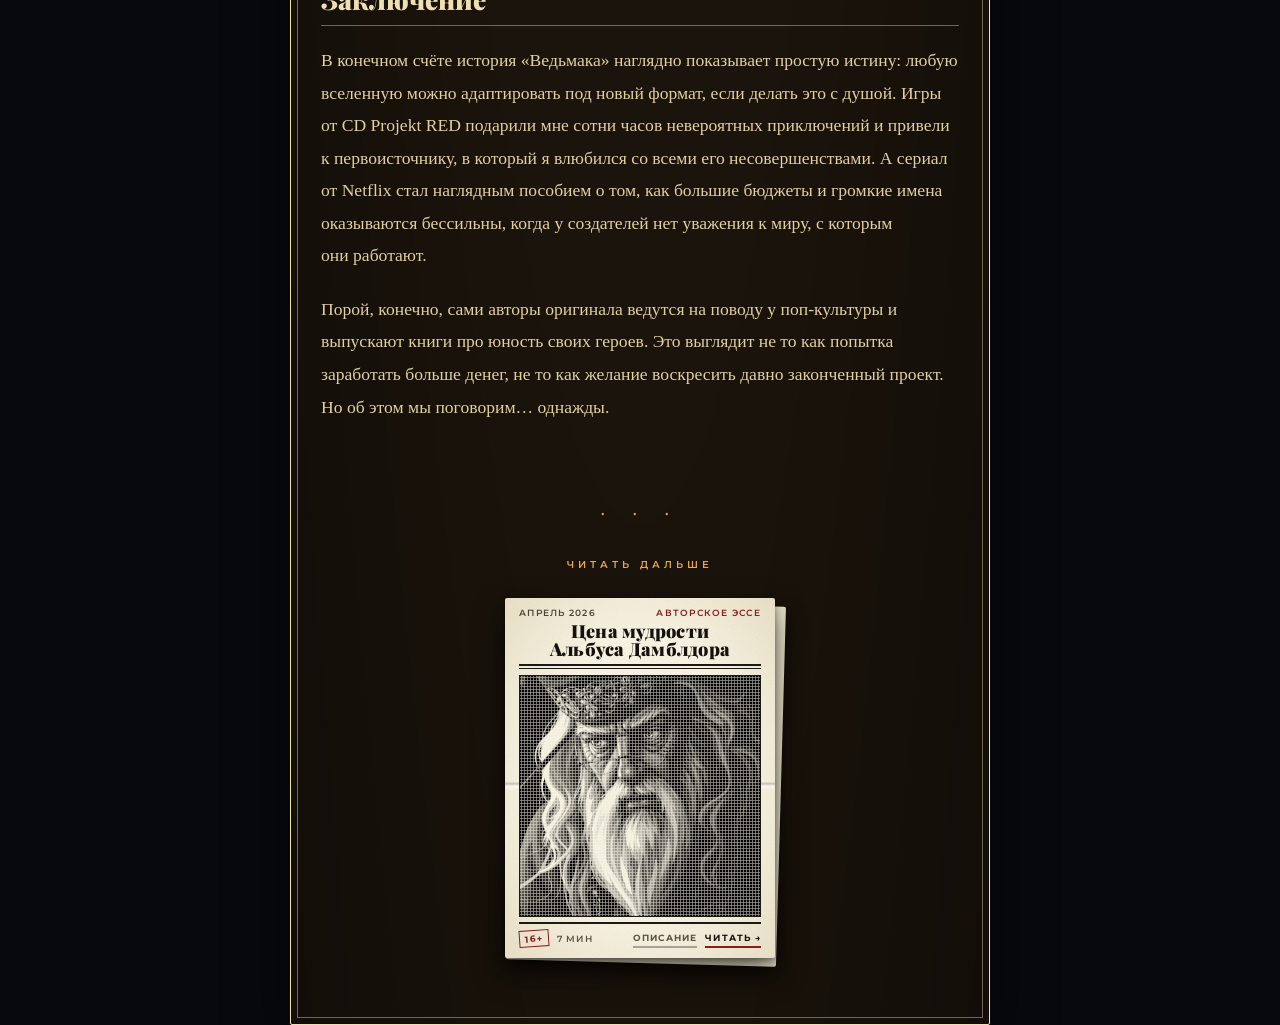
<file: s/vedmak-ot-sapkovskogo-do-netflix.html>
<!doctype html>
<html lang="ru"><head><meta charset="utf-8"><meta name="viewport" content="width=device-width,initial-scale=1">
<title>Ведьмак. От Сапковского до Netflix — Dark Stories</title>
<meta name="description" content="От книг Сапковского до провала Netflix: разбор трех этапов жизни «Ведьмака». Почему CD Projekt RED удалось сохранить душу, а сериал потерял всё.">
<meta property="og:type" content="article"><meta property="og:site_name" content="Dark Stories">
<meta property="og:title" content="Ведьмак. От Сапковского до Netflix — Dark Stories"><meta property="og:description" content="От книг Сапковского до провала Netflix: разбор трех этапов жизни «Ведьмака». Почему CD Projekt RED удалось сохранить душу, а сериал потерял всё.">
<meta property="og:image" content="https://darkstories.ru/s/vedmak-ot-sapkovskogo-do-netflix.jpg"><meta property="og:url" content="https://darkstories.ru/s/vedmak-ot-sapkovskogo-do-netflix.html">
<meta name="twitter:card" content="summary_large_image"><meta name="twitter:title" content="Ведьмак. От Сапковского до Netflix — Dark Stories">
<meta name="twitter:description" content="От книг Сапковского до провала Netflix: разбор трех этапов жизни «Ведьмака». Почему CD Projekt RED удалось сохранить душу, а сериал потерял всё."><meta name="twitter:image" content="https://darkstories.ru/s/vedmak-ot-sapkovskogo-do-netflix.jpg">
<link rel="canonical" href="https://darkstories.ru/s/vedmak-ot-sapkovskogo-do-netflix.html">
<script>location.replace("../#/read/vedmak-ot-sapkovskogo-do-netflix")</script>
<style>body{background:#0b0b0d;color:#ddd;font:16px system-ui,sans-serif;display:grid;place-items:center;min-height:100vh;margin:0}a{color:#e8c27a}</style>
</head><body><p><a href="../#/read/vedmak-ot-sapkovskogo-do-netflix">Читать «Ведьмак. От Сапковского до Netflix»</a></p></body></html>
</file>
<file: css/style.css>
:root{
  --ext:100px;
  --font-display:"Playfair Display",Georgia,"Times New Roman",serif;
  --font-sans:"Montserrat",ui-sans-serif,system-ui,sans-serif;
  --background:#07090d; --foreground:#e6eef8; --card:#0e131b;
  --muted:#9aabc0; --muted-fg:#8fa0b5; --accent:#88aadd; --accent-fg:#07090d;
  --border:#2a3648; --destructive:#d45c5c; --paper:#f7f3ea; --ink:#243044; --heart:#c45b5b;
  --shadow-card:0 18px 40px rgba(0,0,0,.45);
}
*,*::before,*::after{box-sizing:border-box;margin:0;padding:0;-webkit-tap-highlight-color:transparent}
html{overscroll-behavior:none;background:var(--background);color:var(--foreground);-webkit-font-smoothing:antialiased;-moz-osx-font-smoothing:grayscale;scroll-behavior:smooth}
body{overscroll-behavior:none;min-height:100vh;background:var(--background);color:var(--foreground);font-family:var(--font-sans);line-height:1.6}
a{color:inherit;text-decoration:none}
button{font:inherit;color:inherit;background:none;border:0;cursor:pointer}
img{display:block;max-width:100%}
ul,ol{list-style:none}
h1,h2,h3{font-family:var(--font-display);text-wrap:balance}
p{text-wrap:pretty}
:focus-visible{outline:2px solid var(--accent);outline-offset:3px}
::selection{background:color-mix(in oklab,var(--accent) 40%,transparent);color:var(--foreground)}
.ico{width:1rem;height:1rem;fill:none;stroke:currentColor;stroke-width:2;stroke-linecap:round;stroke-linejoin:round;flex:none}
.ico.lg{width:1.5rem;height:1.5rem}.ico.xl{width:2.5rem;height:2.5rem}
.fill .ico{fill:currentColor}
.eyebrow{font-family:var(--font-sans);font-size:.65rem;letter-spacing:.22em;text-transform:uppercase;color:var(--accent)}
.h-label{margin-bottom:1rem;font-family:var(--font-sans);font-size:.75rem;letter-spacing:.28em;text-transform:uppercase;color:var(--muted-fg);font-weight:400}
.muted{color:var(--muted-fg)}
.acc{color:var(--accent)}

/* skip link */
/* ссылка «К содержанию» для клавиатуры: невидима и не занимает места, появляется только при фокусе (Tab) */
.skip{position:absolute!important;left:1rem;top:1rem;z-index:80;width:1px;height:1px;margin:-1px;padding:0;overflow:hidden;clip:rect(0 0 0 0);clip-path:inset(50%);white-space:nowrap;border:0;border-radius:999px;background:var(--accent);color:var(--accent-fg);font-size:.75rem;letter-spacing:.12em;text-transform:uppercase}
.skip:focus{width:auto;height:auto;margin:0;padding:.5rem 1rem;overflow:visible;clip:auto;clip-path:none}

/* buttons */
.btn{display:inline-flex;align-items:center;justify-content:center;gap:.5rem;height:2.75rem;padding:0 1.25rem;border-radius:999px;font-family:var(--font-sans);font-size:.75rem;font-weight:600;letter-spacing:.05em;text-transform:uppercase;transition:background-color .2s,color .2s,border-color .2s;background:var(--accent);color:var(--accent-fg)}
.btn:hover{background:var(--foreground);color:var(--background)}
.btn.outline{border:1px solid color-mix(in oklab,var(--accent) 50%,transparent);background:color-mix(in oklab,var(--accent) 10%,transparent);color:var(--accent)}
.btn.outline:hover{border-color:var(--foreground);background:color-mix(in oklab,var(--foreground) 10%,transparent);color:var(--foreground)}
.btn.ghost{background:none;border:1px solid var(--border);color:var(--muted-fg)}
.btn.ghost:hover{border-color:color-mix(in oklab,var(--foreground) 40%,transparent);color:var(--foreground)}
.btn.sm{height:2.25rem;padding:0 1rem;font-size:.65rem}
.btn.control{width:2.75rem;padding:0;border:1px solid var(--border);background:var(--card);color:var(--accent)}
.btn.control:hover{background:var(--accent);color:var(--accent-fg)}

/* hero (шапка из версии 3) */
.hero{position:relative;display:flex;align-items:flex-end;justify-content:flex-start;flex-shrink:0;height:100vh;height:100svh;overflow:hidden;padding:0 60px 40px}
.hero .slide{position:absolute;top:0;left:0;width:100%;height:calc(100% + var(--ext));object-fit:cover;object-position:center top;opacity:0;transition:opacity 1.5s ease-in-out;z-index:0;pointer-events:none;user-select:none}
.hero .slide.on{opacity:1}
.hero::before{content:"";position:absolute;inset:0;background:linear-gradient(to bottom,rgba(5,7,10,.1) 0%,rgba(5,7,10,.3) 100%);z-index:1;pointer-events:none}
.title-group{position:relative;z-index:2}
.header-eyebrow{display:flex;align-items:center;gap:12px;margin-bottom:16px;opacity:0;animation:fadeInUp .8s ease-out forwards}
.header-eyebrow span{font-family:var(--font-sans);font-size:10px;letter-spacing:4px;text-transform:uppercase;color:var(--accent);opacity:.8;text-shadow:0 2px 10px rgba(136,170,221,.3)}
.site-title{font-family:var(--font-display);font-weight:400;font-size:clamp(3.5em,11vw,7em);letter-spacing:2px;line-height:1;margin-bottom:20px;
  background:linear-gradient(135deg,#ffffff 20%,var(--accent) 55%,#ffffff 100%);background-size:200% auto;-webkit-background-clip:text;background-clip:text;-webkit-text-fill-color:transparent;
  text-shadow:0 2px 30px rgba(0,0,0,.55),0 0 34px rgba(136,170,221,.85);animation:titleZoom 1s forwards,colorFlow 7s ease-in-out infinite}
.author-line{display:flex;align-items:center;gap:16px;margin-bottom:14px;opacity:0;animation:fadeInUp .8s ease-out .2s forwards}
.author-name{font-family:var(--font-sans);font-size:11px;letter-spacing:5px;text-transform:uppercase;color:rgba(224,232,245,.6);text-shadow:0 2px 10px rgba(0,0,0,.8)}
.hero-dots{display:flex;align-items:center;gap:2px;margin-left:-6px;opacity:0;animation:fadeInUp .8s ease-out .4s forwards}
.hero-dots[hidden]{display:none}
.hero-dot{display:flex;align-items:center;justify-content:center;width:22px;height:22px;padding:0;cursor:pointer}
.hero-dot::before{content:"";width:9px;height:9px;border-radius:50%;border:1px solid var(--accent);background:transparent;transition:background .3s,box-shadow .3s,transform .3s,border-color .3s}
.hero-dot:hover::before{background:rgba(136,170,221,.35);transform:scale(1.15)}
.hero-dot.active::before{background:var(--accent);box-shadow:0 0 8px rgba(136,170,221,.6)}
.scroll-indicator{position:absolute;bottom:30px;right:50px;z-index:20;text-align:center;cursor:pointer}
.scroll-indicator span{font-family:var(--font-sans);font-size:9px;font-weight:700;letter-spacing:4px;text-transform:uppercase;color:var(--accent);writing-mode:vertical-rl;animation:textGlow 2s ease-in-out infinite;text-shadow:0 0 15px rgba(136,170,221,.6)}
.scroll-line{width:1px;height:50px;background:linear-gradient(to bottom,var(--accent),transparent);margin:10px auto 0;animation:scrollPulse 2s infinite}
@keyframes titleZoom{0%{opacity:0;transform:translateY(20px)}100%{opacity:1;transform:translateY(0)}}
@keyframes colorFlow{0%{background-position:0% 50%}50%{background-position:100% 50%}100%{background-position:0% 50%}}
@keyframes fadeInUp{from{opacity:0;transform:translateY(16px)}to{opacity:1;transform:translateY(0)}}
@keyframes textGlow{0%,100%{opacity:.4}50%{opacity:.9}}
@keyframes scrollPulse{0%,100%{opacity:.3}50%{opacity:1}}
@media (max-width:768px){.hero{padding:0 24px 34px}.scroll-indicator{right:24px}}

/* nav (навигация из версии 3, подписи как в версии 4) */
.nav{position:sticky;top:0;z-index:30;padding:12px 20px;background:rgba(10,14,20,.55);-webkit-backdrop-filter:blur(16px);backdrop-filter:blur(16px);border-bottom:1px solid rgba(136,170,221,.25);box-shadow:0 4px 20px rgba(0,0,0,.3);transition:transform .35s ease,background-color .35s ease,border-color .35s ease,box-shadow .35s ease;will-change:transform}
.nav-bg{position:absolute;inset:0;overflow:hidden;z-index:-1;opacity:0;transition:opacity .35s ease;pointer-events:none}
.nav-bg::after{content:"";position:absolute;inset:0;background:linear-gradient(to bottom,rgba(5,7,10,.3) 0%,rgba(7,9,13,.55) 45%,rgba(7,9,13,.96) 100%)}
.nav-slide{position:absolute;top:-100svh;left:0;width:100%;height:calc(100svh + var(--ext));max-width:none;object-fit:cover;object-position:center top;opacity:0;transition:opacity 1.5s ease-in-out;user-select:none}
.nav-slide.on{opacity:1}
.nav.parked{background:transparent;-webkit-backdrop-filter:none;backdrop-filter:none;border-bottom-color:transparent;box-shadow:none}
.nav.parked .nav-bg{opacity:1}
.nav.parked .tab,.nav.parked .search-box .side{text-shadow:0 1px 10px rgba(0,0,0,.7)}
.nav.hide{transform:translateY(-100%)}
.nav-in{display:flex;flex-direction:column;align-items:stretch;gap:10px}
.tabs{display:flex;flex-wrap:wrap;justify-content:center;gap:15px}
.tab{position:relative;display:flex;flex-direction:column;align-items:center;gap:5px;padding:5px 0 10px;font-size:.75rem;letter-spacing:.14em;text-transform:uppercase;color:var(--foreground);opacity:.5;transition:.3s}
.tab .ico{width:18px;height:18px;transition:color .3s ease,filter .3s ease}
.tab i{position:absolute;bottom:0;left:0;right:0;height:1px;background:var(--accent);opacity:0}
.tab.active{opacity:1;color:var(--accent)}
.tab.active i{opacity:1}
.tab:hover{opacity:1;color:#fff}
.tab:hover .ico{filter:drop-shadow(0 0 4px rgba(255,255,255,.9))}
.search{position:relative;width:100%;max-width:100%}
.search-box{display:flex;align-items:center;overflow:hidden;border-radius:10px;border:1px solid rgba(136,170,221,.18);background:rgba(255,255,255,.04);transition:.3s}
.search-box:focus-within{border-color:var(--accent);background:rgba(136,170,221,.08);box-shadow:0 0 20px rgba(136,170,221,.15)}
.search input{flex:1;width:100%;min-width:0;background:transparent;border:0;outline:0;padding:9px 14px;font-family:var(--font-sans);font-size:.875rem;letter-spacing:.5px;color:var(--foreground)}
.search input::placeholder{color:rgba(224,232,245,.3)}
.search-box .side{padding:0 12px;color:var(--accent);opacity:.7;display:flex}
.search-box .side[hidden]{display:none}
/* убираем встроенный в браузер крестик у поля поиска — остаётся только наш */
.search input::-webkit-search-cancel-button,.search input::-webkit-search-decoration,.search input::-webkit-search-results-button,.search input::-webkit-search-results-decoration{-webkit-appearance:none;appearance:none;display:none}
.search input::-ms-clear{display:none;width:0;height:0}
.search-box button.side{padding:0 10px;color:rgba(255,255,255,.3);opacity:1}
.search-box button.side:hover{color:#ff5555}
.results{position:absolute;top:calc(100% + 6px);left:0;right:0;z-index:200;max-height:300px;overflow-y:auto;border-radius:12px;border:1px solid rgba(136,170,221,.2);background:rgba(10,14,20,.98);-webkit-backdrop-filter:blur(20px);backdrop-filter:blur(20px);box-shadow:0 20px 40px rgba(0,0,0,.6)}
.results .head{padding:8px 14px;border-bottom:1px solid rgba(255,255,255,.05);font-size:10px;letter-spacing:1px;color:rgba(224,232,245,.4)}
.results a{display:block;padding:10px 14px;border-bottom:1px solid rgba(255,255,255,.04);transition:.2s}
.results a:last-child{border:0}
.results a:hover{background:rgba(136,170,221,.08)}
.results .t{margin-bottom:3px;font-size:12px;font-weight:600;color:var(--accent)}
.results .t small{font-size:.75em;font-weight:400;opacity:.5;color:inherit}
.results .s{font-size:11px;line-height:1.5;color:rgba(224,232,245,.5);display:block;-webkit-line-clamp:unset;overflow:visible}
.results mark{background:rgba(136,170,221,.25);color:var(--accent)}
mark{background:color-mix(in oklab,var(--accent) 28%,transparent);color:inherit;border-radius:2px;padding:0 .12em}

/* layout */
.shell{display:flex;flex-direction:column;min-height:100svh}
main{width:100%;margin:0 auto;flex:1;padding:2rem 1rem}
.stack{display:flex;flex-direction:column;gap:3.5rem}
.footer{margin-top:4rem;border-top:1px solid var(--border);background:color-mix(in oklab,var(--foreground) 2%,transparent);padding:2rem 1.5rem}
.footer-in{display:flex;flex-direction:column;align-items:center;justify-content:space-between;gap:1rem}
.footer .name{font-size:.875rem;font-weight:600;letter-spacing:.28em;text-transform:uppercase;text-align:center}
.footer .au{margin-top:.25rem;font-size:.65rem;letter-spacing:.2em;text-transform:uppercase;color:var(--muted-fg);text-align:center}
.footer .links{display:flex;flex-wrap:wrap;align-items:center;justify-content:center;gap:.75rem;font-size:.7rem;letter-spacing:.1em;text-transform:uppercase;color:var(--muted-fg)}
.footer .links a,.footer .au a{transition:color .3s ease,text-shadow .3s ease}
.footer .links a:hover,.footer .au a:hover,.footer .links a:focus-visible,.footer .au a:focus-visible{color:#fff;text-shadow:0 0 8px rgba(255,255,255,.9),0 0 20px rgba(255,255,255,.35)}

/* cards (как в версии 3) */
.grid{display:grid;grid-template-columns:repeat(auto-fill,minmax(260px,1fr));gap:24px;padding:20px 0}
.card{position:relative;display:flex;flex-direction:column;overflow:hidden;border-radius:20px;border:1px solid rgba(136,170,221,.18);background:rgba(8,11,16,.5);cursor:pointer;transition:transform .35s ease,box-shadow .35s ease,border-color .35s ease}
.card::before{content:"";position:absolute;top:0;left:0;right:0;height:55%;background:linear-gradient(160deg,rgba(255,255,255,.13) 0%,rgba(255,255,255,.05) 30%,transparent 60%);border-radius:20px 20px 60% 0/20px 20px 40px 0;z-index:3;pointer-events:none;transition:opacity .35s ease}
.card:hover{transform:translateY(-6px);border-color:rgba(136,170,221,.55);box-shadow:0 20px 50px rgba(0,0,0,.6),0 0 30px rgba(136,170,221,.15),inset 0 1px 0 rgba(255,255,255,.12)}
.card-image-wrapper{position:relative;width:100%;padding-bottom:133.33%;overflow:hidden}
.card-image{position:absolute;top:0;left:0;width:100%;height:100%;object-fit:cover;display:block;filter:grayscale(60%) brightness(.85);transition:filter .4s ease,transform .4s ease}
.card:hover .card-image{filter:grayscale(0%) brightness(1);transform:scale(1.06)}
.card-badges{position:absolute;top:12px;left:12px;right:12px;display:flex;justify-content:space-between;align-items:flex-start;z-index:4;pointer-events:none}
.card-favorite-badge{pointer-events:auto;display:flex;align-items:center;justify-content:center;width:26px;height:26px;padding:0;border-radius:50%;border:1px solid var(--border);background:color-mix(in oklab,var(--background) 85%,transparent);color:var(--muted-fg);cursor:pointer}
.card-favorite-badge .ico{width:14px;height:14px;display:block;margin:0}
.card-favorite-badge.active{border-color:var(--foreground);color:var(--foreground)}
.card-favorite-badge.active .ico{fill:currentColor}
.card-year-badge{font-family:var(--font-sans);font-size:8px;letter-spacing:1px;color:rgba(224,232,245,.5);background:rgba(5,7,10,.6);-webkit-backdrop-filter:blur(8px);backdrop-filter:blur(8px);padding:4px 10px;border-radius:20px;border:1px solid rgba(255,255,255,.1);opacity:0;transform:translateY(-4px);transition:opacity .3s ease .05s,transform .3s ease .05s}
.card-badges-left{display:flex;align-items:flex-start;gap:6px}
.card:hover .card-year-badge{opacity:1;transform:translateY(0)}
.card-progress-badge{color:var(--accent);border-color:rgba(136,170,221,.35)}
.card-image-fallback{position:absolute;inset:0;display:flex;align-items:center;justify-content:center;background:linear-gradient(135deg,#0d1117 0%,#141a24 100%)}
.card-image-fallback span{font-family:var(--font-sans);font-size:10px;letter-spacing:4px;text-transform:uppercase;color:rgba(136,170,221,.2)}
.card-content{position:absolute;bottom:0;left:0;right:0;padding:24px 20px 20px;background:linear-gradient(to top,rgba(5,7,10,.98) 0%,rgba(5,7,10,.85) 40%,rgba(5,7,10,.4) 70%,transparent 100%);z-index:2}
.card-genre{font-family:var(--font-sans);font-size:11px;font-weight:700;letter-spacing:3px;color:var(--accent);text-transform:uppercase;opacity:0;transform:translateY(10px);transition:opacity .3s ease,transform .3s ease;margin-bottom:6px;text-shadow:0 0 15px rgba(0,0,0,1),0 0 30px rgba(0,0,0,.9)}
.card:hover .card-genre{opacity:1;transform:translateY(0)}
.card h3{font-family:var(--font-sans);font-size:1.2rem;font-weight:700;color:#fff;margin-bottom:6px;line-height:1.3;transition:color .3s;text-shadow:0 2px 25px rgba(0,0,0,1),0 0 50px rgba(0,0,0,.8)}
.card:hover h3{color:var(--accent)}
.card-desc{font-size:13px;color:rgba(200,215,230,.65);line-height:1.5;margin-bottom:12px;max-height:0;overflow:hidden;opacity:0;transition:max-height .4s ease,opacity .3s ease,margin-top .4s ease;text-shadow:0 2px 15px rgba(0,0,0,1)}
.card.desc-open .card-desc{max-height:140px;opacity:1;margin-top:4px}
.card-footer{display:flex;justify-content:space-between;align-items:center}
.card-footer-actions{display:flex;gap:8px}
.age-rating{font-family:var(--font-sans);font-size:12px;font-weight:400;color:rgba(136,170,221,.5);letter-spacing:1px;transition:all .3s ease;text-shadow:0 2px 15px rgba(0,0,0,1)}
.card:hover .age-rating{color:#fff;font-weight:700;opacity:1}
.btn-read,.btn-desc{display:inline-block;border-radius:20px;font-family:var(--font-sans);font-size:9px;font-weight:700;letter-spacing:2px;text-transform:uppercase;cursor:pointer;padding:5px 14px;text-shadow:none}
.btn-read{background:rgba(136,170,221,.12);border:1px solid var(--accent);color:var(--accent);box-shadow:0 0 14px rgba(136,170,221,.55);transition:background .3s,border-color .3s,color .3s,box-shadow .3s}
.btn-read:hover{background:rgba(255,255,255,.1);color:#fff;border-color:rgba(255,255,255,.8);box-shadow:0 0 14px rgba(255,255,255,.6)}
.btn-desc{background:transparent;border:1px solid rgba(255,255,255,.18);color:rgba(224,232,245,.6);transition:background .3s,border-color .3s,color .3s}
.btn-desc:hover,.card.desc-open .btn-desc{background:rgba(255,255,255,.08);color:#fff;border-color:rgba(255,255,255,.4)}
/* крупнее на телефонах и планшетах с сенсорным экраном: год, проценты, звезда, «Описание» и «Читать» */
@media (max-width:768px),(pointer:coarse){
  .card-badges{top:14px;left:14px;right:14px;align-items:center}
  .card-badges-left{gap:8px}
  .card-year-badge{font-size:12px;letter-spacing:1px;padding:7px 14px}
  .card-favorite-badge{width:42px;height:42px}
  .card-favorite-badge .ico{width:20px;height:20px}
  .card-content{padding:26px 20px 22px}
  .card-genre{font-size:12px}
  .card-footer{flex-wrap:wrap;gap:10px}
  .age-rating{font-size:15px}
  .card-footer-actions{gap:10px}
  .btn-read,.btn-desc{font-size:12px;letter-spacing:1.5px;padding:11px 20px}
}
@media (max-width:380px){.btn-read,.btn-desc{padding:11px 14px;font-size:11px;letter-spacing:1px}.age-rating{font-size:14px}.card-content{padding:24px 16px 20px}}
@media (max-width:768px){
  .card-visible{border-color:rgba(136,170,221,.4);box-shadow:0 0 25px rgba(136,170,221,.2)}
  .card-visible .card-image{filter:grayscale(0%) brightness(1)}
  .card-visible h3{color:var(--accent)}
  .card-visible .card-year-badge{opacity:1;transform:translateY(0)}
  .card-visible .card-genre{opacity:1;transform:translateY(0)}
  .card-visible .age-rating{color:#fff;font-weight:700;opacity:1}
}
.empty{padding:5rem 0;text-align:center;font-size:.875rem;letter-spacing:.03em;color:var(--muted-fg)}

/* panels */
.panel{border-radius:1rem;border:1px solid var(--border);background:var(--card);padding:2rem 1.5rem}
.panel p.t{margin-top:.75rem;max-width:32rem;font-size:.875rem;line-height:1.7;color:var(--muted-fg)}
.panel .btn{margin-top:1.25rem}
.cont{margin-bottom:2rem;display:flex;flex-direction:column;gap:.75rem;border-radius:1rem;border:1px solid color-mix(in oklab,var(--accent) 30%,transparent);background:var(--card);padding:1rem 1.25rem}
.cont .tt{margin-top:.25rem;font-size:1rem;font-weight:600}
.cont .pc{font-size:.875rem;color:var(--muted-fg)}
.news{margin-top:2rem;border-radius:1rem;border:1px solid var(--border);background:var(--card);overflow:hidden}
.news li{padding:1rem 1.25rem;border-top:1px solid var(--border)}
.news li:first-child{border-top:0}
.news h3{margin-top:.25rem;font-family:var(--font-sans);font-size:1rem;font-weight:600}
.news h3 a:hover{color:var(--accent)}
.news p{margin-top:.25rem;max-width:42rem;font-size:.875rem;line-height:1.7;color:var(--muted-fg)}

/* text pages */
.doc{max-width:42rem;margin:0 auto;position:relative;display:flex;flex-direction:column;gap:1rem}
.doc-close{position:absolute;top:0;right:0}
.doc-close + h1{padding-right:3.5rem}
.doc h1{font-size:2.25rem;line-height:1.2;color:var(--accent);font-weight:400}
.doc a.l{color:var(--accent)}
.center{text-align:center}
.contact-list{max-width:42rem;margin:2.5rem auto 0;display:flex;flex-direction:column;gap:.75rem}
.contact-item{display:flex;align-items:center;gap:1rem;border-radius:1rem;border:1px solid var(--border);background:var(--card);padding:1rem 1.25rem;transition:border-color .2s}
.contact-item:hover{border-color:color-mix(in oklab,var(--accent) 50%,transparent)}
.contact-item .ico{color:var(--accent)}
.contact-item .n{display:block;font-size:.65rem;letter-spacing:.22em;text-transform:uppercase;color:var(--accent)}
.contact-item .v{display:block;font-size:.875rem;color:var(--muted-fg)}
.support{max-width:28rem;margin:0 auto;border-radius:1rem;border:1px solid color-mix(in oklab,var(--accent) 30%,transparent);background:var(--card);padding:3rem 2rem;text-align:center}
.support-icon{display:inline-flex;align-items:center;justify-content:center;color:#ff6b6b;line-height:1}
.support-icon .ico{width:48px;height:48px;fill:currentColor;stroke:none;filter:drop-shadow(0 0 8px rgba(255,107,107,.3));transform-origin:center;transform-box:fill-box;animation:heartbeatSoft 1.8s ease-in-out infinite}
.support-icon:hover .ico{animation:heartbeatStrong .6s ease-in-out infinite}
/* в покое: медленный, едва заметный пульс */
@keyframes heartbeatSoft{
  0%,100%{transform:scale(1);filter:drop-shadow(0 0 6px rgba(255,107,107,.22))}
  18%{transform:scale(1.05);filter:drop-shadow(0 0 9px rgba(255,107,107,.38))}
  32%{transform:scale(1.015);filter:drop-shadow(0 0 7px rgba(255,107,107,.28))}
  46%{transform:scale(1.04);filter:drop-shadow(0 0 9px rgba(255,107,107,.34))}
  64%{transform:scale(1);filter:drop-shadow(0 0 6px rgba(255,107,107,.22))}
}
/* при наведении: частый сильный удар, свечение вспыхивает в такт */
@keyframes heartbeatStrong{
  0%,100%{transform:scale(1);filter:drop-shadow(0 0 6px rgba(255,107,107,.45))}
  14%{transform:scale(1.3);filter:drop-shadow(0 0 28px rgba(255,107,107,1))}
  28%{transform:scale(1.07);filter:drop-shadow(0 0 12px rgba(255,107,107,.6))}
  42%{transform:scale(1.3);filter:drop-shadow(0 0 28px rgba(255,107,107,1))}
  62%{transform:scale(1.04);filter:drop-shadow(0 0 10px rgba(255,107,107,.5))}
}
.support h1{margin-top:1rem;font-size:1.875rem;font-weight:400}
.support p{margin-top:.75rem;font-size:.875rem;color:var(--muted-fg)}
.support .cta{margin-top:2rem;display:flex;flex-direction:column;gap:.75rem}
.nf{padding:6rem 0;text-align:center}
.nf h1{font-size:2.25rem;color:var(--accent);font-weight:400}
.nf p{margin-top:.75rem;color:var(--muted-fg)}
.nf .btn{margin-top:2rem}

/* reader (читалка из версии 3, кнопки из версии 4) */
.reader{min-height:100svh;background:#05070a}
.rbar{position:fixed;left:0;right:0;top:0;z-index:40;height:2px;background:rgba(136,170,221,.12)}
.rbar i{display:block;height:100%;width:0;background:linear-gradient(90deg,var(--accent),#fff,var(--accent));background-size:200% 100%;transition:width .15s ease-out}
.rtools{position:fixed;top:1rem;right:1rem;z-index:40;display:flex;flex-direction:column;gap:.5rem;transition:opacity .3s ease}
.share{position:fixed;right:1rem;bottom:1.25rem;z-index:40;transition:opacity .3s ease,background-color .2s,color .2s}
.rtools.off,.share.off{opacity:0;pointer-events:none}
.rcontent{max-width:700px;margin:0 auto;padding:60px 30px;-webkit-backdrop-filter:blur(4px);backdrop-filter:blur(4px);box-shadow:0 10px 40px rgba(0,0,0,.4)}
.reader.night .rcontent{background:rgba(10,14,23,.98);border:1px solid rgba(136,170,221,.2)}
.reader.day .rcontent{background:#fdfcf8;border:1px solid rgba(0,0,0,.05);box-shadow:0 10px 40px rgba(0,0,0,.1)}
.reader-body h1,.reader-body h2,.reader-body h3{font-family:var(--font-display);color:var(--accent)}
.reader-body h1{font-size:2.2rem;font-weight:400;text-align:center;margin-bottom:40px;letter-spacing:1px;line-height:1.3;padding-bottom:20px;border-bottom:1px solid rgba(136,170,221,.15)}
.reader-body h2{font-size:1.5em;border-bottom:1px solid rgba(136,170,221,.2);padding-bottom:8px;margin:1.5em 0 .5em}
.reader-body h3{font-size:1.3em;margin:1.5em 0 .5em}
.reader-body p,.reader-body blockquote{margin-bottom:1.2em;line-height:1.85}
.reader-body p{color:#b0c4de}
.reader-body blockquote{padding-left:1rem;border-left:2px solid var(--accent);font-style:italic;color:rgba(224,232,245,.7)}
.reader-body ul{margin:0 0 1.2em 1.2em;list-style:disc;line-height:1.85;color:#b0c4de}
.reader-body ol{margin:0 0 1.2em 1.4em;list-style:decimal;line-height:1.85;color:#b0c4de}
.reader-body .center{text-align:center}
.reader-body hr{border:0;border-top:1px solid rgba(136,170,221,.15);margin:2em 0}
.reader.day .reader-body h1,.reader.day .reader-body h2,.reader.day .reader-body h3,.reader.day .reader-body p,.reader.day .reader-body li,.reader.day .reader-body blockquote{color:#2c3e50}
.loadmsg{padding:80px 0;text-align:center;color:var(--accent)}
.loadmsg p{margin-top:16px;opacity:.6;font-size:.85em;letter-spacing:2px}
.loadmsg p.small{letter-spacing:0;opacity:.5;max-width:26rem;margin-left:auto;margin-right:auto}
.ico.spin{animation:icon-spin .85s linear infinite}
@keyframes icon-spin{to{transform:rotate(360deg)}}
@media (max-width:768px){
  .reader{background:#000}
  .reader.night .rcontent{background:#000}
  .rcontent{padding:50px 18px;max-width:100%;overflow-x:hidden;word-wrap:break-word}
}

/* окна: содержание и закладки (из версии 3) */
.v3modal{position:fixed;inset:0;z-index:4000;display:flex;align-items:center;justify-content:center;background:rgba(0,0,0,.92);-webkit-backdrop-filter:blur(16px);backdrop-filter:blur(16px)}
.modal-box{position:relative;width:90%;max-width:360px;max-height:70vh;overflow-y:auto;padding:24px;border-radius:20px;border:1px solid rgba(136,170,221,.4);background:rgba(15,20,30,.98);color:var(--foreground)}
.modal-title{margin-bottom:16px;font-family:var(--font-sans);font-size:10px;font-weight:600;letter-spacing:3px;text-transform:uppercase;color:var(--accent)}
.modal-title.center{text-align:center;margin-bottom:14px}
.modal-x{position:absolute;top:12px;right:14px;font-size:18px;color:rgba(255,255,255,.3);transition:.3s}
.modal-x:hover{color:var(--accent)}
.modal-empty{text-align:center;opacity:.4;font-size:.85em;padding:16px 0}
.modal-actions{margin-top:18px;text-align:center}
.toc-list button{display:block;width:100%;text-align:left;margin:4px 0;padding:9px 12px;border-left:2px solid transparent;border-radius:8px;font-size:.85em;color:rgba(224,232,245,.7);cursor:pointer;transition:.2s}
.toc-list button:hover{border-left-color:var(--accent);background:rgba(136,170,221,.1);color:var(--accent);padding-left:18px}
.bookmark-item{display:flex;justify-content:space-between;align-items:center;margin-bottom:8px;padding:10px 12px;border-left:2px solid var(--accent);border-radius:10px;background:rgba(255,255,255,.04);cursor:pointer}
.bookmark-item strong{font-size:.9em}
.bookmark-item span{font-size:.7em;opacity:.5}
.delete-bm{padding:4px 6px;color:#ff5555;cursor:pointer}

/* меню правой кнопки и цитаты (из версии 3) */
.context-menu{position:fixed;z-index:5500;display:none;min-width:190px;padding:6px;border-radius:14px;border:1px solid rgba(136,170,221,.4);background:rgba(15,20,30,.98);-webkit-backdrop-filter:blur(16px);backdrop-filter:blur(16px);box-shadow:0 20px 40px rgba(0,0,0,.6)}
.context-menu.show{display:block}
.context-menu-item{display:flex;align-items:center;gap:10px;padding:10px 12px;border-radius:9px;cursor:pointer;font-family:var(--font-sans);font-size:12.5px;letter-spacing:.3px;color:var(--foreground);transition:background .15s ease,color .15s ease}
.context-menu-item .ico{width:15px;height:15px;color:var(--accent)}
.context-menu-item:hover{background:rgba(136,170,221,.14);color:#fff}
.context-menu-item:hover .ico{color:#fff}
.quote-preview{max-height:140px;overflow-y:auto;margin-bottom:18px;padding:12px 14px;border-left:2px solid var(--accent);border-radius:10px;background:rgba(255,255,255,.04);font-size:13px;font-style:italic;line-height:1.6;color:rgba(224,232,245,.8)}
.quote-share-actions{display:flex;flex-direction:column;gap:10px}
.quote-share-btn{display:flex;align-items:center;gap:12px;width:100%;padding:11px 16px;border-radius:12px;border:1px solid rgba(136,170,221,.25);background:rgba(255,255,255,.04);font-family:var(--font-sans);font-size:12.5px;letter-spacing:.5px;color:var(--foreground);cursor:pointer;transition:.2s}
.quote-share-btn:hover{border-color:var(--accent);background:rgba(136,170,221,.1);color:#fff}
.quote-share-btn .ico{width:18px;height:18px;color:var(--accent)}

/* range */
input[type=range]{-webkit-appearance:none;appearance:none;width:8rem;height:1.25rem;background:transparent}
input[type=range]::-webkit-slider-runnable-track{height:2px;background:var(--border);border-radius:99px}
input[type=range]::-moz-range-track{height:2px;background:var(--border);border-radius:99px}
input[type=range]::-webkit-slider-thumb{-webkit-appearance:none;width:14px;height:14px;margin-top:-6px;border-radius:50%;border:1px solid var(--accent);background:var(--foreground)}
input[type=range]::-moz-range-thumb{width:14px;height:14px;border-radius:50%;border:1px solid var(--accent);background:var(--foreground)}

/* скроллбар сбоку (как в версии 3) */
::-webkit-scrollbar{width:3px}
::-webkit-scrollbar-track{background:transparent}
::-webkit-scrollbar-thumb{background:rgba(136,170,221,.4);border-radius:2px}
@supports (-moz-appearance:none){html{scrollbar-width:thin;scrollbar-color:rgba(136,170,221,.4) transparent}}

/* кнопка «Наверх» (как в версии 3) */
.back-to-top{position:fixed;bottom:calc(28px + var(--lift,0px));right:28px;z-index:40;width:46px;height:46px;border-radius:50%;display:flex;align-items:center;justify-content:center;background:rgba(15,20,30,.85);-webkit-backdrop-filter:blur(12px);backdrop-filter:blur(12px);border:1px solid rgba(136,170,221,.35);color:var(--accent);cursor:pointer;opacity:0;visibility:hidden;transform:translateY(12px);box-shadow:0 4px 20px rgba(0,0,0,.4);transition:opacity .3s ease,transform .3s ease,background .3s ease,box-shadow .3s ease,border-color .3s ease}
.back-to-top .ico{width:1.1rem;height:1.1rem}
.back-to-top.show{opacity:1;visibility:visible;transform:translateY(0)}
.back-to-top:hover{background:var(--accent);color:#000;transform:translateY(-3px) scale(1.04);box-shadow:0 8px 30px rgba(136,170,221,.35);border-color:var(--accent)}
.back-to-top:active{transform:scale(.92)}
@media (max-width:768px){.back-to-top{bottom:calc(20px + var(--lift,0px));right:20px;width:40px;height:40px;background:rgba(15,20,30,.9);-webkit-backdrop-filter:blur(16px);backdrop-filter:blur(16px)}.back-to-top .ico{width:.9rem;height:.9rem}}
@media (hover:none){.back-to-top:hover{background:rgba(15,20,30,.85);color:var(--accent);transform:none;box-shadow:0 4px 20px rgba(0,0,0,.4);border-color:rgba(136,170,221,.35)}}
@media (prefers-reduced-motion:reduce){
  .nav-slide,.nav-bg{transition:none}.back-to-top:hover{transform:none}}

/* toast */
#toast{position:fixed;left:50%;bottom:1.5rem;z-index:6000;transform:translate(-50%,1rem);max-width:calc(100% - 2rem);border-radius:.75rem;border:1px solid color-mix(in oklab,var(--accent) 30%,transparent);background:var(--card);color:var(--foreground);padding:.75rem 1rem;font-size:.875rem;opacity:0;pointer-events:none;transition:opacity .25s,transform .25s}
#toast.on{opacity:1;transform:translate(-50%,0)}

@media (min-width:640px){.cont{flex-direction:row;align-items:center;justify-content:space-between}}
@media (min-width:768px){
  .nav-in{flex-direction:row;align-items:center;justify-content:space-between}
  .tabs{justify-content:flex-start;gap:22px}.search{margin-left:auto;max-width:280px}
  main{padding:2rem 1.5rem}
  .footer-in{flex-direction:row}.footer .name,.footer .au{text-align:left}
  .rart{max-width:42rem;padding-left:2rem;padding-right:2rem}
}
@media (max-width:767px){.nav.hide{transform:translateY(-100%)}.nav:not(.hide){transform:none}}
@media (min-width:768px){.nav.hide{transform:none}}
@media (prefers-reduced-motion:reduce){
  html{scroll-behavior:auto}
  .hero .slide{transition:none}
  *,*::before,*::after{animation-duration:.01ms!important;animation-iteration-count:1!important;transition-duration:.01ms!important}
}

/* меню на телефоне: один ряд вкладок с подписями, поиск — лупа справа, раскрывается по нажатию */
@media (max-width:768px){
  .nav{padding:8px 10px}
  .nav-in{flex-direction:row;flex-wrap:wrap;align-items:center;gap:8px}
  .tabs{flex:1 1 0;min-width:0;flex-wrap:nowrap;justify-content:space-between;gap:0}
  .tab{flex:1 1 0;min-width:0;font-size:10px;letter-spacing:.04em;padding:2px 1px 8px;gap:3px}
  .tab .ico{width:20px;height:20px}
  .search{flex:none;width:44px;max-width:none;margin:0}
  .search-box,.search-box:focus-within{border:0;background:transparent;box-shadow:none}
  .search input,#qclear{display:none}
  .search-box .side{width:44px;height:44px;padding:0;justify-content:center;align-items:center}
  .nav.search-open .search{flex:0 0 100%;width:100%}
  .nav.search-open .search-box{border:1px solid rgba(136,170,221,.18);background:rgba(255,255,255,.04)}
  .nav.search-open .search-box:focus-within{border-color:var(--accent);background:rgba(136,170,221,.08);box-shadow:0 0 20px rgba(136,170,221,.15)}
  .nav.search-open .search input{display:block;font-size:16px;padding:10px 14px}
  .nav.search-open #qclear:not([hidden]){display:flex;width:40px;justify-content:center;align-items:center;padding:0}
  .nav.search-open .search-box .side#qicon{width:44px;height:auto;align-self:stretch}
}
@media (max-width:340px){.tab{font-size:9px;letter-spacing:.02em}}

/* меню на компьютере: тоньше (около 66 px вместо 82), как на телефоне */
@media (min-width:769px){
  .nav{padding:8px 20px}
  .tab{font-size:11px;letter-spacing:.12em;padding:2px 0 8px;gap:3px}
  .tab .ico{width:20px;height:20px}
  .search input{padding:6px 14px}
}

/* =====================================================================
   ПОЛКА: книги стоят корешком, при наведении разворачиваются обложкой
   ===================================================================== */
.shelf{
  --bh:330px; --bw:248px; --bd:56px;          /* высота, ширина обложки, толщина книги */
  --plank:16px; --gapy:74px; --ease:cubic-bezier(.22,.9,.28,1); --dur:.75s;
  display:flex; flex-wrap:wrap; align-items:flex-end; gap:var(--gapy) 3px;
  padding:30px 22px 40px; margin-top:.5rem;
  border-radius:18px; border:1px solid rgba(136,170,221,.10);
  background-color:#090d13;
  box-shadow:inset 0 26px 50px rgba(0,0,0,.5), inset 0 -1px 0 rgba(255,255,255,.03);
  background-image:linear-gradient(to bottom,
    transparent var(--bh),
    rgba(136,170,221,.5) var(--bh), rgba(136,170,221,.5) calc(var(--bh) + 1px),
    #243044 calc(var(--bh) + 1px), #121926 calc(var(--bh) + var(--plank) - 4px),
    #06080c calc(var(--bh) + var(--plank) - 4px), #06080c calc(var(--bh) + var(--plank)),
    rgba(0,0,0,.55) calc(var(--bh) + var(--plank)), transparent calc(var(--bh) + var(--plank) + 26px));
  background-size:100% calc(var(--bh) + var(--gapy));
  background-repeat:repeat-y; background-position:0 30px;
}

.book{position:relative;flex:none;width:var(--bd);height:var(--bh);perspective:1300px;cursor:pointer;outline:none;
  transition:width var(--dur) var(--ease)}
/* тень на полке */
.book::before{content:"";position:absolute;left:2px;right:2px;bottom:-4px;height:14px;border-radius:50%;
  background:radial-gradient(ellipse at center,rgba(0,0,0,.75),transparent 70%);filter:blur(3px);
  transition:opacity var(--dur) var(--ease),transform var(--dur) var(--ease)}
.book-3d{position:absolute;top:0;left:50%;width:var(--bw);height:var(--bh);margin-left:calc(var(--bw) / -2);
  transform-style:preserve-3d;will-change:transform;
  transform:translateY(0) translateZ(calc(var(--bw) / -2)) rotateY(90deg);
  transition:transform var(--dur) var(--ease)}

.bk-face{position:absolute;-webkit-backface-visibility:hidden;backface-visibility:hidden}

/* --- КОРЕШОК --- */
.bk-spine{left:50%;top:0;width:var(--bd);height:var(--bh);margin-left:calc(var(--bd) / -2);
  transform:rotateY(-90deg) translateZ(calc(var(--bw) / 2));
  display:flex;flex-direction:column;align-items:center;padding:16px 0 14px;color:#fff;background:#0b1018;
  border-radius:3px 2px 2px 3px}
.bk-spine>*{position:relative;z-index:3}
.bk-spine-bg{position:absolute!important;inset:0;z-index:0!important;background-size:cover;background-position:center;
  border-radius:inherit;filter:brightness(.55) saturate(.9);transition:filter .5s ease}
/* свет слева, тень справа, затемнение по краям: «круглый» корешок */
.bk-spine::before{content:"";position:absolute;inset:0;z-index:2;border-radius:inherit;pointer-events:none;
  background:
    linear-gradient(90deg,rgba(255,255,255,.26) 0%,rgba(255,255,255,.05) 14%,transparent 42%,rgba(0,0,0,.38) 100%),
    linear-gradient(to bottom,rgba(0,0,0,.42),transparent 16%,transparent 84%,rgba(0,0,0,.5))}
/* тиснение: тонкая рамка и блик */
.bk-spine::after{content:"";position:absolute;inset:6px 5px;z-index:2;border:1px solid rgba(136,170,221,.28);border-radius:2px;pointer-events:none}
.bk-year{font-family:var(--font-sans);font-size:9px;letter-spacing:1.5px;color:rgba(224,232,245,.75);text-shadow:0 1px 6px #000}
.bk-orn{display:block;width:52%;height:5px;margin:9px 0;border-top:1px solid var(--accent);border-bottom:1px solid var(--accent);opacity:.85;flex:none}
.bk-title-wrap{flex:1;min-height:0;width:100%;display:flex;align-items:center;justify-content:center}
.bk-title{writing-mode:vertical-rl;text-orientation:mixed;max-height:calc(var(--bh) - 118px);
  font-family:var(--font-display);font-weight:700;line-height:1.12;letter-spacing:.05em;text-align:center;color:#fff;
  text-shadow:0 2px 12px rgba(0,0,0,.95),0 0 22px rgba(0,0,0,.7)}
.bk-emblem{flex:none;display:flex;align-items:center;justify-content:center;width:27px;height:27px;border-radius:50%;
  border:1px solid var(--accent);font-family:var(--font-display);font-size:10px;font-weight:700;letter-spacing:.5px;
  color:var(--accent);background:rgba(5,7,10,.55);box-shadow:0 0 10px rgba(136,170,221,.35)}
/* прогресс чтения вдоль корешка и закладка сверху */
.bk-prog{position:absolute!important;left:0;top:0;bottom:0;width:3px;z-index:4!important;background:rgba(255,255,255,.1)}
.bk-prog i{position:absolute;left:0;right:0;bottom:0;background:var(--accent);box-shadow:0 0 8px var(--accent)}
.bk-ribbon{position:absolute!important;top:-14px;left:50%;margin-left:-5px;width:10px;height:21px;z-index:1!important;
  background:linear-gradient(90deg,#a84545,#d36a6a 60%,#a84545);clip-path:polygon(0 0,50% 24%,100% 0,100% 100%,0 100%)}   /* лента торчит из книги вверх: срез-«ласточкин хвост» на свободном конце */

/* --- ОБЛОЖКА --- */
.bk-front{inset:0;transform:translateZ(calc(var(--bd) / 2));overflow:hidden;background:#0b1018;border-radius:3px;
  box-shadow:0 0 0 1px rgba(136,170,221,.22)}
.bk-cover{position:absolute;inset:0;width:100%;height:100%;object-fit:cover;display:block}
.bk-fallback{position:absolute;inset:0;align-items:center;justify-content:center;background:linear-gradient(135deg,#0d1117,#141a24)}
.bk-fallback span{font-size:10px;letter-spacing:4px;text-transform:uppercase;color:rgba(136,170,221,.3)}
.bk-shade{position:absolute;inset:0;background:
  linear-gradient(to top,rgba(5,7,10,.97) 0%,rgba(5,7,10,.72) 30%,rgba(5,7,10,.12) 62%,transparent 100%),
  linear-gradient(to bottom,rgba(5,7,10,.55),transparent 22%)}
/* сгиб переплёта слева */
.bk-hinge{position:absolute;top:0;bottom:0;left:0;width:20px;pointer-events:none;
  background:linear-gradient(90deg,rgba(0,0,0,.6),rgba(255,255,255,.13) 45%,rgba(0,0,0,.3) 72%,transparent)}
.bk-hinge::after{content:"";position:absolute;top:0;bottom:0;left:15px;width:1px;background:rgba(0,0,0,.5);box-shadow:1px 0 0 rgba(255,255,255,.07)}
.bk-gloss{position:absolute;inset:0;pointer-events:none;background:linear-gradient(115deg,rgba(255,255,255,.16) 0%,rgba(255,255,255,.04) 28%,transparent 46%)}
.bk-top{position:absolute;top:12px;left:28px;right:12px;display:flex;justify-content:space-between;align-items:center;z-index:3}
.bk-badge{font-size:10px;letter-spacing:1px;color:var(--accent);background:rgba(5,7,10,.7);-webkit-backdrop-filter:blur(8px);backdrop-filter:blur(8px);
  padding:4px 10px;border-radius:20px;border:1px solid rgba(136,170,221,.35)}
.bk-info{position:absolute;left:0;right:0;bottom:0;padding:0 18px 18px 28px;z-index:3}
.bk-genre{font-size:10px;font-weight:700;letter-spacing:3px;text-transform:uppercase;color:var(--accent);margin-bottom:6px;text-shadow:0 0 14px #000}
.bk-info h3{font-family:var(--font-display);font-size:1.4rem;font-weight:700;color:#fff;line-height:1.2;margin-bottom:12px;text-shadow:0 2px 20px #000,0 0 40px rgba(0,0,0,.8)}
.bk-line{height:2px;margin-bottom:12px;border-radius:2px;background:rgba(255,255,255,.15);overflow:hidden}
.bk-line i{display:block;height:100%;background:var(--accent);box-shadow:0 0 8px var(--accent)}
.bk-foot{display:flex;justify-content:space-between;align-items:center;gap:8px}

/* --- боковые грани (страницы) --- */
.bk-right{left:50%;top:0;width:var(--bd);height:var(--bh);margin-left:calc(var(--bd) / -2);transform:rotateY(90deg) translateZ(calc(var(--bw) / 2));
  background:repeating-linear-gradient(90deg,#cfc8b6 0,#cfc8b6 1.5px,#9d967f 1.5px,#9d967f 2.5px);box-shadow:inset 0 0 18px rgba(0,0,0,.45)}
.bk-top-f{left:0;top:50%;width:100%;height:var(--bd);margin-top:calc(var(--bd) / -2);transform:rotateX(90deg) translateZ(calc(var(--bh) / 2));
  background:repeating-linear-gradient(180deg,#cfc8b6 0,#cfc8b6 1.5px,#9d967f 1.5px,#9d967f 2.5px);box-shadow:inset 0 0 14px rgba(0,0,0,.4)}
.bk-bottom-f{left:0;top:50%;width:100%;height:var(--bd);margin-top:calc(var(--bd) / -2);transform:rotateX(-90deg) translateZ(calc(var(--bh) / 2));background:#05070a}
.bk-back{inset:0;transform:rotateY(180deg) translateZ(calc(var(--bd) / 2));background:#0b1018}

/* --- РАЗВОРОТ: наведение мышью, фокус с клавиатуры, касание на телефоне (.open) --- */
.book:focus-visible,.book:has(:focus-visible),.book.open{width:var(--bw)}
.book:focus-visible .book-3d,.book:has(:focus-visible) .book-3d,.book.open .book-3d{
  transform:translateY(-12px) translateZ(calc(var(--bd) / -2)) rotateY(0deg)}
.book:focus-visible::before,.book:has(:focus-visible)::before,.book.open::before{opacity:.55;transform:scaleX(.9) translateY(4px)}
@media (hover:hover){
  .book:hover{width:var(--bw)}
  .book:hover .book-3d{transform:translateY(-12px) translateZ(calc(var(--bd) / -2)) rotateY(0deg)}
  .book:hover::before{opacity:.55;transform:scaleX(.9) translateY(4px)}
  /* остальные корешки слегка гаснут, чтобы взгляд оставался на выбранной книге */
  .shelf:has(.book:hover) .book:not(:hover) .bk-spine-bg{filter:brightness(.34) saturate(.6)}
}
.book.open ~ .book .bk-spine-bg,.shelf:has(.book.open) .book:not(.open) .bk-spine-bg{filter:brightness(.34) saturate(.6)}

/* телефон: полка превращается в одну горизонтально прокручиваемую ленту */
@media (max-width:768px){
  .shelf{--bh:290px;--bw:214px;--bd:50px;--gapy:70px;flex-wrap:nowrap;overflow-x:auto;overflow-y:hidden;
    padding:30px 16px 40px;-webkit-overflow-scrolling:touch;overscroll-behavior-x:contain;scrollbar-width:none}
  .shelf::-webkit-scrollbar{display:none}
  .shelf::after{content:"";flex:0 0 16px}
  .bk-title{max-height:calc(var(--bh) - 108px)}
  .bk-info h3{font-size:1.25rem}
}
@media (prefers-reduced-motion:reduce){.book,.book-3d,.book::before{transition-duration:.01ms!important}}
/* кнопки на обложке: на сенсорных экранах компактнее, чтобы не вылезали за край книги */
.bk-foot .btn-read{white-space:nowrap}
@media (max-width:768px),(pointer:coarse){
  .bk-foot{gap:6px}
  .bk-foot .btn-read{padding:9px 14px;font-size:11px;letter-spacing:1px}
  .bk-foot .age-rating{font-size:13px}
  .bk-info{padding:0 14px 16px 26px}
}

/* =====================================================================
   РАЗДЕЛ «КНИГИ»: объёмные книги. Наклоняются за курсором мыши.
   ===================================================================== */
.grid{gap:36px 30px;padding:24px 6px}
.bcard{--d:40px;--ry:28deg;position:relative;aspect-ratio:3/4;perspective:1500px;cursor:pointer;outline:none;isolation:isolate}
.bcard::before{content:"";position:absolute;z-index:-1;inset:8% 2% -1% 14%;background:rgba(0,0,0,.7);filter:blur(24px);border-radius:14px;
  transition:opacity .4s ease,transform .4s ease}
.bc-3d{position:absolute;inset:0;transform-style:preserve-3d;will-change:transform;
  transform:translateZ(calc(var(--d) / -2)) rotateX(var(--rx,0deg)) rotateY(var(--ry));
  transition:transform .35s cubic-bezier(.22,.9,.28,1)}
.bc-face{position:absolute;-webkit-backface-visibility:hidden;backface-visibility:hidden}

/* обложка */
.bc-front{inset:0;transform:translateZ(calc(var(--d) / 2));overflow:hidden;background:#0b1018;border-radius:3px;box-shadow:0 0 0 1px rgba(136,170,221,.2)}
.bc-gloss{position:absolute;inset:0;pointer-events:none;
  background:radial-gradient(circle at calc(50% + var(--mx,-.6) * 50%) calc(50% + var(--my,-.7) * 50%),rgba(255,255,255,.2),rgba(255,255,255,.04) 38%,transparent 62%)}
.bc-tl{display:flex;gap:6px}
.bcard .bk-badge:not(.bk-badge-pct){color:rgba(224,232,245,.7);border-color:rgba(255,255,255,.16)}
.bcard .bk-genre{opacity:0;transform:translateY(8px);transition:opacity .3s ease,transform .3s ease}
.bcard .bk-info h3{transition:color .3s ease;margin-bottom:10px}
.bc-desc{font-size:13px;line-height:1.5;color:rgba(200,215,230,.72);max-height:0;overflow:hidden;opacity:0;margin-bottom:0;text-shadow:0 2px 14px #000;
  transition:max-height .4s ease,opacity .3s ease,margin .4s ease}
.bcard.desc-open .bc-desc{max-height:150px;opacity:1;margin-bottom:12px}
.bcard .bk-foot{flex-wrap:wrap}
.bcard .age-rating{transition:color .3s ease}
.bcard:focus-visible .bc-front{box-shadow:0 0 0 2px var(--accent)}

/* корешок (левая грань) */
.bc-spine{left:0;top:0;width:var(--d);height:100%;transform-origin:left center;transform:translateZ(calc(var(--d) / -2)) rotateY(-90deg);
  display:flex;flex-direction:column;align-items:center;padding:14px 0 12px;background:#0b1018;border-radius:3px 0 0 3px}
.bc-spine-bg{position:absolute;inset:0;background-size:cover;background-position:center;border-radius:inherit;filter:brightness(.55) saturate(.9)}
.bc-spine::before{content:"";position:absolute;inset:0;z-index:2;border-radius:inherit;pointer-events:none;
  background:linear-gradient(90deg,rgba(255,255,255,.24),rgba(255,255,255,.04) 18%,transparent 45%,rgba(0,0,0,.4)),
             linear-gradient(to bottom,rgba(0,0,0,.4),transparent 16%,transparent 84%,rgba(0,0,0,.5))}
.bc-spine::after{content:"";position:absolute;inset:5px 4px;z-index:2;border:1px solid rgba(136,170,221,.3);border-radius:2px;pointer-events:none}
.bc-title-wrap{position:relative;z-index:3;flex:1;min-height:0;width:100%;display:flex;align-items:center;justify-content:center;overflow:hidden;padding:4px 0}
.bc-title{writing-mode:vertical-rl;max-height:100%;overflow:hidden;white-space:nowrap;text-overflow:ellipsis;
  font-family:var(--font-display);font-weight:700;font-size:15px;letter-spacing:.05em;color:#fff;text-shadow:0 2px 10px rgba(0,0,0,.95)}
.bc-emblem{position:relative;z-index:3;flex:none;display:flex;align-items:center;justify-content:center;width:22px;height:22px;border-radius:50%;
  border:1px solid var(--accent);font-family:var(--font-display);font-size:8px;font-weight:700;color:var(--accent);background:rgba(5,7,10,.55)}
/* страницы сбоку, сверху и снизу */
.bc-right{right:0;top:0;width:var(--d);height:100%;transform-origin:right center;transform:translateZ(calc(var(--d) / -2)) rotateY(90deg);
  background:repeating-linear-gradient(90deg,#cfc8b6 0,#cfc8b6 1.5px,#9d967f 1.5px,#9d967f 2.5px);box-shadow:inset 0 0 14px rgba(0,0,0,.45)}
.bc-top-f{left:0;top:0;width:100%;height:var(--d);transform-origin:center top;transform:translateZ(calc(var(--d) / -2)) rotateX(90deg);
  background:repeating-linear-gradient(180deg,#cfc8b6 0,#cfc8b6 1.5px,#9d967f 1.5px,#9d967f 2.5px);box-shadow:inset 0 0 12px rgba(0,0,0,.4)}
.bc-bottom-f{left:0;bottom:0;width:100%;height:var(--d);transform-origin:center bottom;transform:translateZ(calc(var(--d) / -2)) rotateX(-90deg);background:#05070a}
.bc-back{inset:0;transform:translateZ(calc(var(--d) / -2)) rotateY(180deg);background:#0b1018}

@media (hover:hover){
  .bcard:hover{--ry:calc(8deg + var(--mx,0) * 9deg);--rx:calc(var(--my,0) * -7deg)}
  .bcard:hover::before{transform:translateX(-6px)}
  .bcard:hover .bk-genre{opacity:1;transform:none}
  .bcard:hover .bk-info h3{color:var(--accent)}
  .bcard:hover .age-rating{color:#fff}
}
.bcard:focus-visible{--ry:8deg}
.bcard:focus-visible .bk-genre{opacity:1;transform:none}
/* телефон: «оживает», когда книга почти целиком на экране */
.bcard.card-visible{--ry:10deg}
.bcard.card-visible .bk-genre{opacity:1;transform:none}
.bcard.card-visible .bk-info h3{color:var(--accent)}
.bk-foot .btn-desc{white-space:nowrap}
@media (max-width:768px),(pointer:coarse){.bcard .bk-foot .btn-desc{padding:9px 14px;font-size:11px;letter-spacing:1px}}

/* =====================================================================
   РАЗДЕЛ «СТАТЬИ»: газетные вырезки
   ===================================================================== */
.paper{position:relative;aspect-ratio:3/4;cursor:pointer;outline:none;isolation:isolate;
  transform:translateY(0) rotate(var(--rot,0deg)) scale(1);transition:transform .4s cubic-bezier(.22,.9,.28,1)}
.grid>.paper:nth-child(odd){--rot:-.9deg}
.grid>.paper:nth-child(even){--rot:.7deg}
/* второй лист выглядывает из-под первого */
.paper::before{content:"";position:absolute;inset:0;z-index:-1;background:#e8e1c8;border-radius:2px;transform:translate(6px,5px) rotate(1.6deg);box-shadow:0 8px 18px rgba(0,0,0,.5)}
.paper:focus-visible{outline:2px solid var(--accent);outline-offset:6px}
.pp-sheet{position:absolute;inset:0;display:flex;flex-direction:column;padding:12px 14px;overflow:hidden;border-radius:2px;color:#1c1a17;
  background:
    linear-gradient(to bottom,transparent 51%,rgba(0,0,0,.17) 51.6%,rgba(255,255,255,.5) 52.3%,transparent 53.4%),
    radial-gradient(ellipse at center,transparent 55%,rgba(150,118,50,.16) 100%),
    url("data:image/svg+xml;utf8,%3Csvg xmlns='http://www.w3.org/2000/svg' width='160' height='160'%3E%3Cfilter id='n'%3E%3CfeTurbulence type='fractalNoise' baseFrequency='.8' numOctaves='2' stitchTiles='stitch'/%3E%3CfeColorMatrix values='0 0 0 0 .35 0 0 0 0 .28 0 0 0 0 .15 0 0 0 .1 0'/%3E%3C/filter%3E%3Crect width='100%25' height='100%25' filter='url(%23n)'/%3E%3C/svg%3E"),
    #faf6e6;
  box-shadow:0 14px 30px rgba(0,0,0,.55),0 2px 6px rgba(0,0,0,.4);transition:box-shadow .4s ease}
.pp-meta{display:flex;align-items:center;justify-content:space-between;gap:8px;padding-bottom:6px;
  font:600 9px/1 var(--font-sans);letter-spacing:.14em;text-transform:uppercase;color:#4a4437}
.pp-genre{color:#8a1c1c}
.pp-mast{font-family:var(--font-display);font-weight:900;font-size:26px;line-height:1.06;letter-spacing:.015em;text-align:center;text-wrap:balance;color:#14120f;margin:2px 0 8px;display:-webkit-box;-webkit-line-clamp:3;-webkit-box-orient:vertical;overflow:hidden}
.pp-rule{flex:none;height:5px;border-top:2px solid #1c1a17;border-bottom:1px solid #1c1a17;margin-bottom:8px}
.pp-photo{position:relative;flex:1 1 0;min-height:60px;margin:0 0 7px;overflow:hidden;border:1px solid #1c1a17;background:#faf6e6;isolation:isolate}
.pp-photo img{position:absolute;inset:0;width:100%;height:100%;object-fit:cover;object-position:center top;display:block;filter:grayscale(1) contrast(1.4) brightness(.97);transition:filter .6s ease}
.pp-fallback{position:absolute;inset:0;background:#b9b3a1}
.pp-dots{position:absolute;inset:0;pointer-events:none;background-image:radial-gradient(circle at center,rgba(250,246,230,.6) 0 .9px,transparent 1.3px);background-size:3px 3px;transition:opacity .6s ease}
.pp-tint{position:absolute;inset:0;pointer-events:none;background:#faf6e6;mix-blend-mode:multiply;transition:opacity .6s ease}
.pp-body{flex:none;margin:0 0 8px;font-family:Georgia,"Times New Roman",serif;font-size:12px;line-height:1.42;text-align:left;color:#241f18;display:-webkit-box;-webkit-line-clamp:3;-webkit-box-orient:vertical;overflow:hidden}
.pp-body::first-letter{font-family:var(--font-display);font-weight:900;font-size:1.3em;line-height:1;color:#14120f}
.pp-foot{flex:none;display:flex;align-items:center;gap:8px;padding-top:7px;border-top:2px solid #1c1a17;font:700 9px/1 var(--font-sans);letter-spacing:.12em;text-transform:uppercase}
.pp-age{border:1.5px solid #8a1c1c;color:#8a1c1c;padding:3px 5px;transform:rotate(-4deg)}
.pp-time{flex:1;min-width:0;color:#5b5444;font-weight:600;white-space:nowrap;overflow:hidden;text-overflow:ellipsis}
.pp-read{flex:none;color:#14120f;padding:4px 0;border-bottom:2px solid #8a1c1c;transition:color .2s,border-color .2s}
.pp-read:hover{color:#8a1c1c}
@media (hover:hover){
  .paper:hover{--rot:0deg;transform:translateY(-10px) rotate(0deg)}   /* без scale: увеличение через transform размывало текст на карточке */
  .paper:hover .pp-sheet{box-shadow:0 26px 46px rgba(0,0,0,.6),0 4px 10px rgba(0,0,0,.4)}
  .paper:hover .pp-photo img{filter:grayscale(0) contrast(1.05) brightness(1)}
  .paper:hover .pp-tint{opacity:0}
  .paper:hover .pp-dots{opacity:.25}
}
.paper.card-visible{--rot:0deg;transform:translateY(-4px) rotate(0deg) scale(1.01)}
.paper.card-visible .pp-photo img{filter:grayscale(0) contrast(1.05) brightness(1)}
.paper.card-visible .pp-tint{opacity:0}
.paper.card-visible .pp-dots{opacity:.25}
@media (pointer:coarse){.pp-read{padding:8px 0}}
/* старые правила «оживающей» карточки на телефоне не должны красить газету и подсвечивать рамку книги */
.bcard.card-visible,.paper.card-visible{box-shadow:none;border-color:transparent}
.paper.card-visible .pp-mast{color:#14120f}

/* возраст на раскрытой книге полки загорается так же, как в карточке книги */
.bk-front .age-rating{transition:color .4s ease .3s}
.book:focus-visible .age-rating,.book:has(:focus-visible) .age-rating,.book.open .age-rating{color:#fff}
@media (hover:hover){.book:hover .age-rating{color:#fff}}

/* =====================================================================
   ЧИТАЛКА: настройки, тема «свеча», следующая книга, открытие
   ===================================================================== */
.rcontent{transition:box-shadow .4s ease,background-color .4s ease}

/* --- панель настроек --- */
.spop{position:fixed;top:1rem;right:4.75rem;z-index:41;width:292px;max-height:calc(100svh - 2rem);overflow-y:auto;padding:18px 18px 14px;
  border-radius:18px;border:1px solid rgba(136,170,221,.3);background:rgba(15,20,30,.97);-webkit-backdrop-filter:blur(12px);backdrop-filter:blur(12px);
  box-shadow:0 18px 50px rgba(0,0,0,.55)}
.spop[hidden]{display:none}
.sp-sec{margin-bottom:15px}
.sp-t{font:600 10px/1 var(--font-sans);letter-spacing:3px;text-transform:uppercase;color:var(--accent);margin-bottom:9px}
.sp-chips{display:flex;flex-wrap:wrap;gap:6px}
.chip{padding:8px 13px;border-radius:30px;border:1px solid rgba(136,170,221,.28);background:rgba(255,255,255,.03);
  font:600 11.5px/1 var(--font-sans);letter-spacing:.4px;color:rgba(224,232,245,.78);cursor:pointer;transition:border-color .2s,background-color .2s,color .2s,box-shadow .2s}
.chip:hover{border-color:var(--accent);color:#fff}
.chip.on{background:rgba(136,170,221,.2);border-color:var(--accent);color:#fff;box-shadow:0 0 14px rgba(136,170,221,.25)}
.sp-note{margin-top:9px;font-size:11px;line-height:1.45;color:rgba(224,232,245,.5)}
.sp-keys{display:none;margin-top:2px;font-size:10.5px;line-height:1.6;color:rgba(224,232,245,.42)}
html.kbd .sp-keys{display:block}   /* подсказка по клавишам — только в режиме «только клавиатура» */
.spop input[type=range]{width:100%}
.rtime{position:fixed;left:1rem;bottom:1.25rem;z-index:40;padding:9px 15px;border-radius:30px;border:1px solid rgba(136,170,221,.25);
  background:rgba(15,20,30,.8);-webkit-backdrop-filter:blur(8px);backdrop-filter:blur(8px);
  font:600 10.5px/1 var(--font-sans);letter-spacing:1.5px;text-transform:uppercase;color:rgba(224,232,245,.72);transition:opacity .3s ease}
.rtime.off{opacity:0;pointer-events:none}
.rtime:empty{display:none}

/* --- шрифт, ширина строки, интервал --- */
.reader[data-font="serif"] .reader-body p,.reader[data-font="serif"] .reader-body li,.reader[data-font="serif"] .reader-body blockquote{font-family:Georgia,"Times New Roman",serif}
.reader[data-width="narrow"] .rcontent{max-width:560px}
.reader[data-width="wide"] .rcontent{max-width:900px}
.reader[data-lead="tight"] .reader-body p,.reader[data-lead="tight"] .reader-body blockquote,.reader[data-lead="tight"] .reader-body li{line-height:1.55}
.reader[data-lead="loose"] .reader-body p,.reader[data-lead="loose"] .reader-body blockquote,.reader[data-lead="loose"] .reader-body li{line-height:2.2}

/* --- тема «свеча»: тёплый полумрак, виньетка, живое мерцание --- */
.reader.candle{background:#0b0603}
.reader.night.candle .rcontent{background:rgba(27,17,9,.97);border:1px solid rgba(214,150,70,.24);box-shadow:0 10px 60px rgba(0,0,0,.65),0 0 140px rgba(214,140,50,.09)}
.reader.candle .reader-body h1,.reader.candle .reader-body h2,.reader.candle .reader-body h3{color:#e3b15d;border-color:rgba(214,150,70,.25)}
.reader.candle .reader-body p,.reader.candle .reader-body li{color:#dcc7a4}
.reader.candle .reader-body blockquote{color:rgba(232,208,170,.75);border-left-color:#d6963f}
.reader.candle .reader-body hr{border-top-color:rgba(214,150,70,.22)}
.reader.candle .rbar i{background:linear-gradient(90deg,#d6963f,#ffe2a8,#d6963f);background-size:200% 100%}
.reader.candle::before{content:"";position:fixed;inset:0;z-index:30;pointer-events:none;
  background:radial-gradient(ellipse 92% 82% at 50% 45%,transparent 48%,rgba(8,3,0,.5) 100%);animation:candle 5.5s ease-in-out infinite}
@keyframes candle{0%,100%{opacity:1}8%{opacity:.93}16%{opacity:1}31%{opacity:.9}44%{opacity:.98}58%{opacity:.92}73%{opacity:1}88%{opacity:.95}}

/* --- конец текста: следующая книга или статья --- */
.rnext{margin:72px auto 6px;text-align:center}
.rend{font-size:22px;letter-spacing:10px;color:rgba(136,170,221,.45);margin-bottom:30px}
.rnext-t{font:600 10px/1 var(--font-sans);letter-spacing:4px;text-transform:uppercase;color:var(--accent);margin-bottom:28px}
.reader.day .rnext-t,.reader.day .rend{color:#4a5f7f}
.reader.candle .rnext-t,.reader.candle .rend{color:#d6963f}
.rnext .bcard,.rnext .paper{max-width:270px;margin:0 auto;text-align:left}

/* --- открытие: книга раскрывает обложку, газета разворачивается --- */
.rfx{position:fixed;inset:0;z-index:6000;display:flex;align-items:center;justify-content:center;background:#05070a;perspective:1800px;cursor:pointer;
  animation:rfxFade 1.7s ease forwards}
@keyframes rfxFade{0%,60%{opacity:1}100%{opacity:0;visibility:hidden}}
.rfx-vol{position:relative;width:min(58vw,290px);aspect-ratio:3/4;transform-style:preserve-3d;animation:rfxVol 1.7s cubic-bezier(.55,.05,.25,1) forwards}
@keyframes rfxVol{
  0%{opacity:0;transform:translateX(0) scale(.82) rotateY(-24deg) rotateX(6deg)}
  18%{opacity:1}
  30%{transform:translateX(0) scale(1) rotateY(-14deg) rotateX(2deg)}
  62%{transform:translateX(50%) scale(1.05) rotateY(0) rotateX(0)}
  100%{opacity:1;transform:translateX(50%) scale(3.4) rotateY(0) rotateX(0)}}
.rfx-pages{position:absolute;inset:0;border-radius:3px;background:#f6f0dc;box-shadow:0 20px 60px rgba(0,0,0,.6)}
.rfx-pages i{position:absolute;inset:14% 12%;background:repeating-linear-gradient(to bottom,transparent 0 13px,rgba(60,50,30,.28) 13px 14px)}
.rfx-cover{position:absolute;inset:0;transform-origin:left center;transform-style:preserve-3d;animation:rfxCover 1.7s cubic-bezier(.5,.05,.2,1) forwards}
@keyframes rfxCover{0%,28%{transform:rotateY(0)}62%,100%{transform:rotateY(-178deg)}}
.rfx-cf,.rfx-cb{position:absolute;inset:0;border-radius:3px;-webkit-backface-visibility:hidden;backface-visibility:hidden}
.rfx-cf{background-size:cover;background-position:center top;box-shadow:0 0 0 1px rgba(136,170,221,.3)}
.rfx-cb{transform:rotateY(180deg);background:linear-gradient(90deg,#cfc4a2,#e4dbbd 30%,#e4dbbd)}
/* газета */
.rfx-sheet{position:relative;width:min(70vw,320px);aspect-ratio:3/4;transform-style:preserve-3d;animation:rfxSheet 1.7s cubic-bezier(.55,.05,.25,1) forwards}
@keyframes rfxSheet{
  0%{opacity:0;transform:translateY(-12%) scale(.8)}
  20%{opacity:1}
  60%{transform:translateY(0) scale(1)}
  100%{opacity:1;transform:translateY(0) scale(3)}}
.rfx-half{position:absolute;left:0;right:0;height:50%;background:#faf6e6;box-shadow:0 0 0 1px rgba(0,0,0,.08)}
.rfx-bot{bottom:0;box-shadow:0 20px 60px rgba(0,0,0,.6)}
.rfx-lines{position:absolute;inset:14% 9%;background:repeating-linear-gradient(to bottom,transparent 0 11px,rgba(40,34,22,.35) 11px 12px)}
.rfx-top{top:0;transform-origin:bottom center;transform-style:preserve-3d;animation:rfxUnfold 1.7s cubic-bezier(.5,.05,.2,1) forwards}
@keyframes rfxUnfold{0%,18%{transform:translateZ(3px) rotateX(-180deg)}58%,100%{transform:translateZ(0) rotateX(0)}}
.rfx-front,.rfx-back{position:absolute;inset:0;background:#faf6e6;-webkit-backface-visibility:hidden;backface-visibility:hidden}
.rfx-back{transform:rotateX(180deg);background:linear-gradient(#e6dfc6,#d8d0b3)}
.rfx-mast{padding:14% 8% 0;font-family:var(--font-display);font-weight:900;font-size:clamp(16px,5.4vw,25px);line-height:1.08;text-align:center;color:#14120f}
.rfx-rule{position:absolute;left:8%;right:8%;bottom:8%;height:5px;border-top:2px solid #1c1a17;border-bottom:1px solid #1c1a17}

/* --- открытка с цитатой --- */
.card-box{max-width:420px}
.card-img{display:block;width:100%;max-height:58vh;object-fit:contain;margin:14px 0 16px;border-radius:6px;box-shadow:0 10px 30px rgba(0,0,0,.5)}

@media (max-width:768px){
  .spop{top:auto;left:.75rem;right:.75rem;bottom:.75rem;width:auto;max-height:72svh;padding:14px 16px 6px}
  .spop .sp-sec{margin-bottom:12px}
  .sp-desk{display:none}   /* на телефоне строка и так во весь экран: «Ширина строки» там ничего не меняет */
  .reader.candle{background:#0b0603}
  .reader.night.candle .rcontent{background:#150d06}
}
@media (prefers-reduced-motion:reduce){
  .reader.candle::before{animation:none}
  .rcontent{transition-duration:.01ms}
}

/* =====================================================================
   ОБОРОТ КНИГИ: «Описание» переворачивает книгу, сзади — описание
   ===================================================================== */
.bc-back{overflow:hidden;border-radius:3px;box-shadow:0 0 0 1px rgba(136,170,221,.2)}
.bc-back-bg{position:absolute;inset:-14px;background-size:cover;background-position:center top;filter:blur(12px) brightness(.28) saturate(.8)}
.bc-back-in{position:absolute;inset:0;z-index:2;display:flex;flex-direction:column;padding:24px 28px 18px 20px}
.bc-back-in .bk-genre{opacity:1;transform:none;margin-bottom:8px}
.bc-back-in h3{font-family:var(--font-display);font-size:1.3rem;font-weight:700;line-height:1.2;color:#fff;margin:0 0 12px;text-shadow:0 2px 14px #000}
.bc-rule{flex:none;height:1px;margin-bottom:12px;background:linear-gradient(90deg,var(--accent),transparent);opacity:.7}
.bc-desc-full{flex:1;min-height:0;overflow-y:auto;padding-right:4px;font-size:13.5px;line-height:1.6;color:rgba(214,226,240,.88);text-shadow:0 1px 10px rgba(0,0,0,.8)}
.bc-meta{flex:none;margin:10px 0 12px;font:600 10.5px/1 var(--font-sans);letter-spacing:2px;text-transform:uppercase;color:rgba(136,170,221,.85)}
.bc-back-hinge{position:absolute;top:0;bottom:0;right:0;width:20px;z-index:3;pointer-events:none;
  background:linear-gradient(270deg,rgba(0,0,0,.6),rgba(255,255,255,.13) 45%,rgba(0,0,0,.3) 72%,transparent)}
.bc-back-hinge::after{content:"";position:absolute;top:0;bottom:0;right:15px;width:1px;background:rgba(0,0,0,.5);box-shadow:-1px 0 0 rgba(255,255,255,.07)}
/* перевёрнутая книга: показываем оборот, наклон за курсором сохраняется */
.bcard.flipped{--ry:calc(172deg + var(--mx,0) * -9deg);--rx:calc(var(--my,0) * -7deg)}
.bcard.flip-anim .bc-3d{transition:transform .85s cubic-bezier(.4,.1,.2,1)}
.bcard.flipped::before{transform:translateX(8px)}

/* =====================================================================
   ОБОРОТ ГАЗЕТЫ: «Описание» переворачивает страницу, сзади — полное описание
   ===================================================================== */
.paper{perspective:1500px}
.pp-flip{position:absolute;inset:0;transform-style:preserve-3d;transition:transform .85s cubic-bezier(.4,.1,.2,1)}
.pp-sheet{-webkit-backface-visibility:hidden;backface-visibility:hidden}
.pp-back{transform:rotateY(180deg)}
.paper.flipped .pp-flip{transform:rotateY(180deg)}
.pp-desc-btn{flex:none;padding:4px 0;border-bottom:2px solid rgba(28,26,23,.35);font:700 9px/1 var(--font-sans);letter-spacing:.12em;text-transform:uppercase;
  color:#5b5444;background:none;cursor:pointer;transition:color .2s,border-color .2s}
.pp-desc-btn:hover{color:#14120f;border-bottom-color:#14120f}
.pp-back .pp-time{display:none}
.pp-desc-full{flex:1;min-height:0;overflow-y:auto;padding-right:4px;margin-bottom:8px;font-family:Georgia,"Times New Roman",serif;font-size:14px;line-height:1.55;color:#241f18}
.pp-desc-full::first-letter{font-family:var(--font-display);font-weight:900;font-size:1.3em;line-height:1;color:#14120f}
.pp-info{flex:none;margin-bottom:8px;font:600 9px/1.4 var(--font-sans);letter-spacing:.14em;text-transform:uppercase;color:#5b5444}
.pp-back .pp-foot{justify-content:space-between}
@media (pointer:coarse){.pp-desc-btn{padding:8px 0}}

/* телефон: книгу в «Книгах» можно крутить пальцем (горизонтальный жест), страница при этом листается вертикальным */
.bcard,.bcard *{touch-action:pan-y}   /* и внутри прокручиваемого описания на обороте: иначе браузер перехватывает жест */
.bcard.dragging .bc-3d{transition:none}
@media (hover:none){.bcard{-webkit-user-select:none;user-select:none;-webkit-touch-callout:none}}

/* знак DS в кружках на корешках: SVG, буквы по центру независимо от шрифта */
.bk-emblem,.bc-emblem{padding:0}
.bk-emblem svg,.bc-emblem svg{display:block;width:100%;height:100%}
.bk-emblem text,.bc-emblem text{font-family:var(--font-display);font-weight:700;fill:var(--accent);text-anchor:middle}

/* =====================================================================
   СТИЛЬ ЧИТАЛКИ «SCI-FI» — терминал будущего. Включается у текста в админке (readerStyle).
   Работает с тремя темами: ночь, день, свеча. Цвета — в переменных --sf-*.
   ===================================================================== */
#reader.scifi{--sf-head:'Tektur',var(--font-display),sans-serif;--sf-mono:'IBM Plex Mono',ui-monospace,SFMono-Regular,Menlo,monospace;background:var(--sf-bg);background-attachment:fixed}
:is(#reader,#overlay-root,#readerContextMenu,#selbar).scifi.night{--sf-bg:radial-gradient(ellipse 70% 60% at 50% 40%,#0a2336 0%,#04101a 55%,#02060b 100%);--sf-panel:rgba(5,18,29,.94);--sf-line:rgba(79,209,255,.34);--sf-soft:rgba(79,209,255,.12);--sf-acc:#4fd1ff;--sf-acc2:#a6ecff;--sf-ink:#cfe9f5;--sf-dim:#78a0b6;--sf-glow:0 0 18px rgba(79,209,255,.35);--sf-tglow:0 0 22px rgba(79,209,255,.45);--sf-scan:rgba(0,0,0,.18);--sf-shadow:0 20px 60px rgba(0,0,0,.5);--sf-on:#02060b;--sf-chip-bg:rgba(79,209,255,.12);--sf-chip-fg:#a6ecff}
:is(#reader,#overlay-root,#readerContextMenu,#selbar).scifi.night.candle{--sf-bg:radial-gradient(ellipse 70% 60% at 50% 42%,#2a1707 0%,#120a04 55%,#080402 100%);--sf-panel:rgba(26,15,7,.95);--sf-line:rgba(227,165,72,.38);--sf-soft:rgba(227,165,72,.11);--sf-acc:#e3a548;--sf-acc2:#ffd89a;--sf-ink:#e2cca6;--sf-dim:#a8906a;--sf-glow:0 0 18px rgba(227,150,50,.38);--sf-tglow:0 0 22px rgba(227,150,50,.5);--sf-scan:rgba(0,0,0,.2);--sf-on:#120a04;--sf-chip-bg:rgba(227,165,72,.11);--sf-chip-fg:#ffd89a}
:is(#reader,#overlay-root,#readerContextMenu,#selbar).scifi.day{--sf-bg:radial-gradient(ellipse 70% 60% at 50% 40%,#f1f7fa 0%,#dfeaf0 55%,#d6e4ec 100%);--sf-panel:rgba(251,253,254,.97);--sf-line:rgba(10,100,140,.42);--sf-soft:rgba(10,100,140,.1);--sf-acc:#0a6f94;--sf-acc2:#07506b;--sf-ink:#14313f;--sf-dim:#4a6a7b;--sf-glow:0 0 0 transparent;--sf-tglow:none;--sf-scan:rgba(10,100,140,.035);--sf-shadow:0 18px 44px rgba(20,60,85,.16);--sf-on:#fff;--sf-chip-bg:#0a6f94;--sf-chip-fg:#fff}
/* сетка и линии развёртки на фоне */
#reader.scifi::after{content:"";position:fixed;inset:0;z-index:0;pointer-events:none;
  background-image:linear-gradient(var(--sf-soft) 1px,transparent 1px),linear-gradient(90deg,var(--sf-soft) 1px,transparent 1px),repeating-linear-gradient(0deg,var(--sf-scan) 0 1px,transparent 1px 3px);
  background-size:48px 48px,48px 48px,auto;-webkit-mask-image:radial-gradient(ellipse 85% 80% at 50% 45%,#000 25%,transparent 90%);mask-image:radial-gradient(ellipse 85% 80% at 50% 45%,#000 25%,transparent 90%)}
/* страница-терминал с угловыми скобками */
#reader.scifi .rcontent{position:relative;z-index:1;border-radius:0;background:var(--sf-panel);border:1px solid var(--sf-line);box-shadow:inset 0 0 40px var(--sf-soft),var(--sf-shadow)}
#reader.scifi .rcontent::before{content:"";position:absolute;inset:-3px;pointer-events:none;
  background:
    linear-gradient(var(--sf-acc),var(--sf-acc)) top left/30px 4px no-repeat,linear-gradient(var(--sf-acc),var(--sf-acc)) top left/4px 30px no-repeat,
    linear-gradient(var(--sf-acc),var(--sf-acc)) top right/30px 4px no-repeat,linear-gradient(var(--sf-acc),var(--sf-acc)) top right/4px 30px no-repeat,
    linear-gradient(var(--sf-acc),var(--sf-acc)) bottom left/30px 4px no-repeat,linear-gradient(var(--sf-acc),var(--sf-acc)) bottom left/4px 30px no-repeat,
    linear-gradient(var(--sf-acc),var(--sf-acc)) bottom right/30px 4px no-repeat,linear-gradient(var(--sf-acc),var(--sf-acc)) bottom right/4px 30px no-repeat;
  filter:drop-shadow(0 0 6px var(--sf-soft))}
#reader.scifi .reader-body::before{content:"◢  Терминал чтения // Dark Stories";display:block;margin-bottom:28px;padding-bottom:14px;border-bottom:1px solid var(--sf-line);font:500 11px/1 var(--sf-mono);letter-spacing:.14em;text-transform:uppercase;color:var(--sf-dim)}
/* заголовок книги слева, названия глав — справа и большими буквами */
#reader.scifi .reader-body h1{font-family:var(--sf-head);font-weight:700;font-size:2.4rem;line-height:1.08;text-align:left;text-transform:uppercase;letter-spacing:.04em;color:var(--sf-acc2);text-shadow:var(--sf-tglow);border:0;padding:0;margin-bottom:34px}
#reader.scifi .reader-body h1::after{content:"";display:block;height:1px;margin-top:22px;background:linear-gradient(90deg,var(--sf-acc),var(--sf-line) 40%,transparent)}
#reader.scifi .reader-body h2,#reader.scifi .reader-body h3{position:relative;font-family:var(--sf-head);font-weight:700;text-align:right;text-transform:uppercase;letter-spacing:.06em;line-height:1.15;color:var(--sf-acc);border:0;padding:0 0 12px;margin:2em 0 .9em}
#reader.scifi .reader-body h2{font-size:1.7em}
#reader.scifi .reader-body h3{font-size:1.25em}
#reader.scifi .reader-body h2::after,#reader.scifi .reader-body h3::after{content:"";position:absolute;left:0;right:0;bottom:0;height:1px;background:linear-gradient(270deg,var(--sf-acc),var(--sf-line) 40%,transparent)}
#reader.scifi .reader-body h2.center,#reader.scifi .reader-body h3.center{text-align:center}
#reader.scifi .reader-body p,#reader.scifi .reader-body li{color:var(--sf-ink)}
#reader.scifi .reader-body blockquote{color:var(--sf-dim);border-left-color:var(--sf-acc);font-style:normal}
#reader.scifi .reader-body hr{border-top-color:var(--sf-line)}
/* кнопки — пунктирные кольца */
#reader.scifi .btn.control{width:3.25rem;height:3.25rem;border-radius:50%;border:2px dashed var(--sf-acc);background:var(--sf-panel);color:var(--sf-acc)}
#reader.scifi .btn.control:hover{background:var(--sf-acc);color:var(--sf-on);border-style:solid;box-shadow:var(--sf-glow)}
#reader.scifi .rtime{border-radius:0;border:1px solid var(--sf-line);background:var(--sf-panel);color:var(--sf-ink);font-family:var(--sf-mono);letter-spacing:.14em}
#reader.scifi .rnext-t,#reader.scifi .rend{color:var(--sf-acc)}
/* окна темы и текста */
#reader.scifi .spop{border-radius:0;border:1px solid var(--sf-line);background:var(--sf-panel);box-shadow:var(--sf-shadow)}
#reader.scifi .sp-t{color:var(--sf-acc);font-family:var(--sf-mono);letter-spacing:.14em}
#reader.scifi .sp-keys{color:var(--sf-dim)}
#reader.scifi .spop input[type=range]{accent-color:var(--sf-acc)}
#reader.scifi .chip{border-radius:0;border:1px solid var(--sf-line);background:transparent;color:var(--sf-ink);font-family:var(--sf-mono);text-transform:uppercase;letter-spacing:.08em}
#reader.scifi .chip:hover{border-color:var(--sf-acc);color:var(--sf-acc2)}
#reader.scifi .chip.on{background:var(--sf-chip-bg);border-color:var(--sf-acc);color:var(--sf-chip-fg);box-shadow:var(--sf-glow)}
/* окно темы стоит под кнопкой смены темы */
.tpop{top:4.25rem}
@media (max-width:768px){
  #reader.scifi .rcontent::before{inset:0}
  #reader.scifi .reader-body h1{font-size:1.9rem}
  #reader.scifi .reader-body h2{font-size:1.4em}
}

/* =====================================================================
   СТИЛЬ ЧИТАЛКИ «ФЭНТЕЗИ» — пергамент, золотые рамки, иллюстрация вверху страницы.
   Иллюстрация берётся из поля «Иллюстрация» текста (w.art); если его нет — своя картинка для каждой темы (art/fantasy-header-*.jpg).
   ===================================================================== */
#reader.fantasy{--fa-head:'Cormorant Garamond',Georgia,'Times New Roman',serif;background:var(--fa-bg);background-attachment:fixed}
:is(#reader,#overlay-root,#readerContextMenu,#selbar).fantasy.day{--fa-bg:linear-gradient(rgba(48,32,14,.30),rgba(48,32,14,.42)),url('../art/fantasy-bg-day.jpg') center/cover no-repeat,#cdbb94;--fa-panel:#ecd7a8;--fa-ink:#3a2814;--fa-title:#2a1a0b;--fa-acc:#7a2b16;--fa-gold:#97702c;--fa-line:rgba(122,84,30,.55);--fa-dim:#6b5233;--fa-on-bg:#7a2b16;--fa-on-fg:#f6e8c4;--fa-art-img:url('../art/fantasy-header-day.jpg');--fa-filter:none;--fa-filter-art:none;--fa-art-op:1;--fa-shadow:0 20px 60px rgba(0,0,0,.6)}
:is(#reader,#overlay-root,#readerContextMenu,#selbar).fantasy.night{--fa-bg:linear-gradient(rgba(3,6,12,.25),rgba(3,6,12,.5)),url('../art/fantasy-bg-night.jpg') center/cover no-repeat,#03060c;--fa-panel:#0b1424;--fa-ink:#cdd8ee;--fa-title:#e9effc;--fa-acc:#b9caf2;--fa-gold:#8fa6d8;--fa-line:rgba(143,166,216,.4);--fa-dim:#8da1c9;--fa-on-bg:#b9caf2;--fa-on-fg:#0b1424;--fa-art-img:url('../art/fantasy-header-night.jpg');--fa-filter:none;--fa-filter-art:invert(1) sepia(.55) hue-rotate(190deg) saturate(1.7) brightness(.78);--fa-art-op:1;--fa-shadow:0 20px 60px rgba(0,0,0,.6)}
:is(#reader,#overlay-root,#readerContextMenu,#selbar).fantasy.night.candle{--fa-bg:linear-gradient(rgba(4,10,6,.25),rgba(4,10,6,.5)),url('../art/fantasy-bg-candle.jpg') center/cover no-repeat,#040a06;--fa-panel:#0b1a11;--fa-ink:#e0d8b8;--fa-title:#f2e2a8;--fa-acc:#e3c470;--fa-gold:#c9a24f;--fa-line:rgba(201,162,79,.42);--fa-dim:#a99d76;--fa-on-bg:#e3c470;--fa-on-fg:#0b1a11;--fa-art-img:url('../art/fantasy-header-candle.jpg');--fa-filter:none;--fa-filter-art:invert(1) sepia(.85) hue-rotate(35deg) saturate(1.5) brightness(.72)}
/* «Без фона» (переключатель в окне темы, только для стиля «Фэнтези»): вместо картинки — спокойный тёмный фон в цвет темы */
#reader.fantasy.nobg.day{--fa-bg:radial-gradient(ellipse 80% 60% at 50% 25%,#3b2b1b 0%,#20160d 60%,#0f0a06 100%)}
#reader.fantasy.nobg.night{--fa-bg:radial-gradient(ellipse 80% 60% at 50% 25%,#0b1424 0%,#060b16 60%,#03060c 100%)}
#reader.fantasy.nobg.night.candle{--fa-bg:radial-gradient(ellipse 80% 60% at 50% 25%,#0b1a11 0%,#07110a 60%,#040a06 100%)}
#reader:not(.fantasy) .sp-fabg{display:none}
/* страница-свиток с двойной рамкой и точками в углах */
#reader.fantasy .rcontent{position:relative;z-index:1;container-type:inline-size;border-radius:3px;background-color:var(--fa-panel);border:1px solid var(--fa-gold);box-shadow:var(--fa-shadow);outline:1px solid var(--fa-line);outline-offset:-9px;overflow:hidden;padding-top:60px}
#reader.fantasy.day .rcontent{background-image:url("data:image/svg+xml,%3Csvg xmlns='http://www.w3.org/2000/svg' width='220' height='220'%3E%3Cfilter id='n'%3E%3CfeTurbulence type='fractalNoise' baseFrequency='.75' numOctaves='2' seed='4'/%3E%3CfeColorMatrix values='0 0 0 0 .42 0 0 0 0 .3 0 0 0 0 .14 0 0 0 .2 0'/%3E%3C/filter%3E%3Crect width='100%25' height='100%25' filter='url(%23n)'/%3E%3C/svg%3E"),linear-gradient(#f1dfb2,#e4cb94)}
/* иллюстрация вверху: растворяется вниз и к краям. Для каждой темы своя картинка (art/fantasy-header-day|night|candle.jpg);
   если у текста задана своя иллюстрация (w.art), она одна на все темы и в тёмных перекрашивается фильтром --fa-filter-art */
#reader.fantasy .rcontent::before{content:"";position:absolute;left:0;right:0;top:0;aspect-ratio:3/1;pointer-events:none;z-index:0;
  background:var(--art,var(--fa-art-img)) right top/100% 100% no-repeat;filter:var(--fa-filter);opacity:var(--fa-art-op);
  -webkit-mask-image:linear-gradient(0deg,transparent 0,#000 38%),linear-gradient(90deg,transparent 0,#000 6%,#000 94%,transparent 100%);-webkit-mask-composite:source-in;
  mask-image:linear-gradient(0deg,transparent 0,#000 38%),linear-gradient(90deg,transparent 0,#000 6%,#000 94%,transparent 100%);mask-composite:intersect}
#reader.fantasy[style*="--art"] .rcontent::before{filter:var(--fa-filter-art)}
#reader.fantasy.day .rcontent::before{mix-blend-mode:multiply}
#reader.fantasy .rcontent::after{content:"";position:absolute;inset:0;pointer-events:none;z-index:2;
  background:radial-gradient(circle,var(--fa-gold) 0 2.5px,transparent 3.5px) 5px 5px/14px 14px no-repeat,radial-gradient(circle,var(--fa-gold) 0 2.5px,transparent 3.5px) right 5px top 5px/14px 14px no-repeat,
    radial-gradient(circle,var(--fa-gold) 0 2.5px,transparent 3.5px) left 5px bottom 5px/14px 14px no-repeat,radial-gradient(circle,var(--fa-gold) 0 2.5px,transparent 3.5px) right 5px bottom 5px/14px 14px no-repeat}
#reader.fantasy .reader-body{position:relative;z-index:1}
/* название слева, поверх пустой части иллюстрации; главы — по центру с ромбами */
#reader.fantasy .reader-body h1{max-width:47%;font-family:var(--fa-head);font-weight:700;font-size:2.5rem;line-height:1.05;text-align:left;text-transform:uppercase;letter-spacing:.05em;color:var(--fa-title);border:0;padding:0;margin:0 0 0;min-height:calc(33.4cqw - 36px)}
#reader.fantasy .reader-body h2,#reader.fantasy .reader-body h3{font-family:var(--fa-head);font-weight:700;text-align:center;text-transform:uppercase;letter-spacing:.12em;line-height:1.2;color:var(--fa-acc);border:0;padding:0;margin:1.8em 0 1em}
#reader.fantasy .reader-body h2{font-size:1.7em}
#reader.fantasy .reader-body h3{font-size:1.3em}
#reader.fantasy .reader-body h2::after,#reader.fantasy .reader-body h3::after{content:"◆  ◆  ◆";display:block;margin-top:.55em;font:400 .42em/1 var(--font-sans);letter-spacing:.7em;text-indent:.7em;color:var(--fa-gold)}
#reader.fantasy .reader-body p,#reader.fantasy .reader-body li{color:var(--fa-ink)}
#reader.fantasy[data-font="sans"] .reader-body p,#reader.fantasy[data-font="sans"] .reader-body li,#reader.fantasy[data-font="sans"] .reader-body blockquote{font-family:'Alegreya',Georgia,'Times New Roman',serif}
#reader.fantasy .reader-body blockquote{color:var(--fa-dim);border-left-color:var(--fa-acc)}
#reader.fantasy .reader-body hr{border:0;height:1px;background:linear-gradient(90deg,transparent,var(--fa-gold),transparent)}
#reader.fantasy .rbar{background:var(--fa-line)}
#reader.fantasy .rbar i{background:var(--fa-gold)}
#reader.fantasy .btn.control{border-radius:50%;border:1px solid var(--fa-gold);background:var(--fa-panel);color:var(--fa-acc);box-shadow:0 0 0 3px rgba(0,0,0,.18),0 0 0 4px var(--fa-line)}
#reader.fantasy .btn.control:hover{background:var(--fa-on-bg);color:var(--fa-on-fg)}
#reader.fantasy .rtime{border-radius:3px;border:1px solid var(--fa-gold);background:var(--fa-panel);color:var(--fa-ink);font-family:var(--fa-head);font-size:13px;font-weight:700;letter-spacing:.12em}
#reader.fantasy .rnext-t,#reader.fantasy .rend{color:var(--fa-acc)}
#reader.fantasy .spop{border-radius:3px;border:1px solid var(--fa-gold);outline:1px solid var(--fa-line);outline-offset:-5px;background:var(--fa-panel);box-shadow:var(--fa-shadow)}
#reader.fantasy .sp-t{color:var(--fa-acc);font-family:var(--fa-head);font-size:14px;font-weight:700;letter-spacing:.16em}
#reader.fantasy .sp-keys{color:var(--fa-dim)}
#reader.fantasy .spop input[type=range]{accent-color:var(--fa-acc)}
#reader.fantasy .chip{border-radius:2px;border:1px solid var(--fa-line);background:transparent;color:var(--fa-ink);font-family:var(--fa-head);font-size:14px;font-weight:700;letter-spacing:.08em;text-transform:uppercase}
#reader.fantasy .chip:hover{border-color:var(--fa-gold);color:var(--fa-acc)}
#reader.fantasy .chip.on{background:var(--fa-on-bg);border-color:var(--fa-on-bg);color:var(--fa-on-fg);box-shadow:none}
@media (max-width:768px){
  #reader.fantasy .rcontent{padding-top:50px}
  #reader.fantasy .reader-body h1{font-size:1.65rem;min-height:calc(33.4cqw - 28px)}
  #reader.fantasy .reader-body h2{font-size:1.4em}
}

/* =====================================================================
   ПРОГРЕСС ЧТЕНИЯ — сам скроллбар. В стилях Sci-Fi и «Фэнтези» полоса сверху убрана (на компьютере):
   ползунок справа и показывает, где вы в тексте. На телефоне скроллбар прозрачный, поэтому там тонкая полоса сверху остаётся.
   ===================================================================== */
@media (hover:hover) and (pointer:fine){
  #reader.scifi .rbar,#reader.fantasy .rbar{display:none}
}
html:has(#reader.scifi.night){--sb-thumb:#4fd1ff;--sb-line:rgba(79,209,255,.35);--sb-bg:#02060b}
html:has(#reader.scifi.night.candle){--sb-thumb:#e3a548;--sb-line:rgba(227,165,72,.4);--sb-bg:#080402}
html:has(#reader.scifi.day){--sb-thumb:#0a6f94;--sb-line:rgba(10,100,140,.45);--sb-bg:#d6e4ec}
html:has(#reader.fantasy.day){--sb-thumb:#97702c;--sb-line:rgba(151,112,44,.6);--sb-bg:#1d140c}
html:has(#reader.fantasy.night){--sb-thumb:#8fa6d8;--sb-line:rgba(143,166,216,.45);--sb-bg:#08101e}
html:has(#reader.fantasy.night.candle){--sb-thumb:#c9a24f;--sb-line:rgba(201,162,79,.45);--sb-bg:#09140d}
html:has(#reader.scifi),html:has(#reader.fantasy){scrollbar-color:var(--sb-thumb) var(--sb-bg)}
html:has(#reader.scifi)::-webkit-scrollbar,html:has(#reader.fantasy)::-webkit-scrollbar{width:16px;background:var(--sb-bg)}
html:has(#reader.scifi)::-webkit-scrollbar-track,html:has(#reader.fantasy)::-webkit-scrollbar-track{background:linear-gradient(90deg,transparent 7px,var(--sb-line) 7px 8px,transparent 8px),var(--sb-bg)}
html:has(#reader.scifi)::-webkit-scrollbar-thumb,html:has(#reader.fantasy)::-webkit-scrollbar-thumb{min-height:44px;background:var(--sb-thumb);border:4px solid transparent;background-clip:padding-box;border-radius:0}
html:has(#reader.fantasy)::-webkit-scrollbar-thumb{border-radius:8px}
html:has(#reader.scifi)::-webkit-scrollbar-button,html:has(#reader.fantasy)::-webkit-scrollbar-button{display:none;width:0;height:0}


/* ===== телефон: выделение текста ===== */
.rcontent,.reader-body,#rart{-webkit-user-select:text;user-select:text}
.rnext,.rtools,.spop,.tpop,.share,.rbar{-webkit-user-select:none;user-select:none;-webkit-touch-callout:none}
@media (max-width:768px){.rcontent{-webkit-backdrop-filter:none;backdrop-filter:none}}
#selbar{position:fixed;left:50%;bottom:calc(14px + env(safe-area-inset-bottom));transform:translateX(-50%);z-index:9000;display:flex;gap:2px;padding:4px;background:#14110f;border:1px solid rgba(255,255,255,.18);border-radius:12px;box-shadow:0 8px 28px rgba(0,0,0,.55);-webkit-user-select:none;user-select:none}
#selbar[hidden]{display:none}
#selbar button{font:600 .85rem/1 inherit;font-family:inherit;color:#eee;background:none;border:0;padding:.7rem .9rem;border-radius:9px;cursor:pointer}
#selbar button:active{background:rgba(255,255,255,.12)}


/* кнопка «Скачать приложение» в подвале — выглядит как соседние ссылки */
.footer .links .install{font:inherit;letter-spacing:inherit;text-transform:inherit;color:inherit;background:none;border:0;padding:0;cursor:pointer;transition:color .3s ease,text-shadow .3s ease}
.footer .links .install:hover,.footer .links .install:focus-visible{color:#fff;text-shadow:0 0 8px rgba(255,255,255,.9),0 0 20px rgba(255,255,255,.35)}
@media (display-mode:standalone){.footer .links .install,.footer .links .install-dot{display:none}}
/* на компьютере (мышь) кнопку установки не показываем */
@media (hover:hover) and (pointer:fine){.footer .links .install,.footer .links .install-dot{display:none}}


/* =====================================================================
   СТИЛЬ «ГАЗЕТА» — для статей. Продолжение карточек статей на полке: газетная бумага, чёрная краска, красный акцент,
   заголовок с двойной линией, буквица. День — бумага; ночью — негатив (тёмная бумага, светлая краска); свеча — тёплая сепия.
   ===================================================================== */
#reader.gazette{--gz-head:var(--font-display),'Playfair Display',Georgia,serif;--gz-body:Georgia,'Times New Roman',serif;background:var(--gz-desk);background-attachment:fixed}
:is(#reader,#overlay-root,#readerContextMenu,#selbar).gazette.day{--gz-desk:radial-gradient(ellipse 80% 60% at 50% 25%,#2c2720 0%,#15120e 70%,#0a0907 100%);--gz-paper:#faf6e6;--gz-ink:#1c1a17;--gz-text:#241f18;--gz-red:#8a1c1c;--gz-dim:#5b5444;--gz-line:rgba(28,26,23,.55);--gz-shadow:0 22px 60px rgba(0,0,0,.65),0 3px 8px rgba(0,0,0,.4)}
:is(#reader,#overlay-root,#readerContextMenu,#selbar).gazette.night{--gz-desk:radial-gradient(ellipse 80% 60% at 50% 25%,#12110f 0%,#080706 70%,#030302 100%);--gz-paper:#141210;--gz-ink:#ece6d4;--gz-text:#d9d2bf;--gz-red:#dc7b66;--gz-dim:#9b9482;--gz-line:rgba(236,230,212,.45);--gz-shadow:0 22px 60px rgba(0,0,0,.7),0 0 0 1px rgba(236,230,212,.05)}
:is(#reader,#overlay-root,#readerContextMenu,#selbar).gazette.night.candle{--gz-desk:radial-gradient(ellipse 80% 60% at 50% 25%,#1d140b 0%,#0e0905 70%,#050302 100%);--gz-paper:#1b140c;--gz-ink:#f1dfb4;--gz-text:#e2cfa2;--gz-red:#e8a553;--gz-dim:#a8936a;--gz-line:rgba(241,223,180,.42)}
#reader.gazette .rcontent{border-radius:2px;background-color:var(--gz-paper);border:1px solid var(--gz-ink);box-shadow:var(--gz-shadow);outline:1px solid var(--gz-line);outline-offset:-8px;padding-top:44px;position:relative;overflow:hidden}
#reader.gazette.day .rcontent{background-image:radial-gradient(ellipse at center,transparent 55%,rgba(150,118,50,.16) 100%),url("data:image/svg+xml;utf8,%3Csvg xmlns='http://www.w3.org/2000/svg' width='160' height='160'%3E%3Cfilter id='n'%3E%3CfeTurbulence type='fractalNoise' baseFrequency='.8' numOctaves='2' stitchTiles='stitch'/%3E%3CfeColorMatrix values='0 0 0 0 .35 0 0 0 0 .28 0 0 0 0 .15 0 0 0 .1 0'/%3E%3C/filter%3E%3Crect width='100%25' height='100%25' filter='url(%23n)'/%3E%3C/svg%3E")}
#reader.gazette.night .rcontent{background-image:radial-gradient(ellipse at center,transparent 60%,rgba(0,0,0,.35) 100%)}
/* шапка газеты над заголовком */
#reader.gazette .rcontent::before{content:"DARK STORIES  ·  СТАТЬЯ";display:block;margin:0 0 26px;padding:0 0 9px;text-align:center;font:700 10px/1 var(--font-sans);letter-spacing:.34em;text-indent:.34em;color:var(--gz-dim);border-bottom:3px double var(--gz-line);-webkit-backdrop-filter:none;backdrop-filter:none}
#reader.gazette .reader-body h1{font-family:var(--gz-head);font-weight:900;font-size:2.7rem;line-height:1.06;letter-spacing:.012em;text-align:center;text-wrap:balance;color:var(--gz-ink);border:0;padding:0;margin:0 0 26px}
#reader.gazette .reader-body h1::after{content:"";display:block;height:5px;margin-top:20px;border-top:2px solid var(--gz-ink);border-bottom:1px solid var(--gz-ink)}
#reader.gazette .reader-body h2,#reader.gazette .reader-body h3{font-family:var(--gz-head);font-weight:900;color:var(--gz-ink);text-align:left;border:0;margin:2em 0 .7em;padding:0 0 .35em;border-bottom:1px solid var(--gz-line);line-height:1.2}
#reader.gazette .reader-body h2{font-size:1.65em}
#reader.gazette .reader-body h3{font-size:1.3em}
#reader.gazette .reader-body p,#reader.gazette .reader-body li,#reader.gazette .reader-body blockquote{font-family:var(--gz-body);color:var(--gz-text)}
#reader.gazette .reader-body h1 + p::first-letter,#reader.gazette .reader-body h1 + div + p::first-letter{font-family:var(--gz-head);font-weight:900;float:left;font-size:3.5em;line-height:.82;padding:.06em .1em 0 0;color:var(--gz-ink)}
#reader.gazette .reader-body blockquote{color:var(--gz-dim);border-left:3px solid var(--gz-red);font-style:italic}
#reader.gazette .reader-body a{color:var(--gz-red);text-decoration:underline;text-underline-offset:3px}
#reader.gazette .reader-body hr{border:0;height:5px;border-top:2px solid var(--gz-ink);border-bottom:1px solid var(--gz-ink);background:none}
#reader.gazette .rbar{background:var(--gz-line)}
#reader.gazette .rbar i{background:var(--gz-red)}
#reader.gazette .btn.control{border-radius:50%;border:1.5px solid var(--gz-ink);background:var(--gz-paper);color:var(--gz-ink);box-shadow:0 4px 14px rgba(0,0,0,.45)}
#reader.gazette .btn.control:hover{background:var(--gz-ink);color:var(--gz-paper)}
#reader.gazette .rtime{border-radius:2px;border:1.5px solid var(--gz-ink);background:var(--gz-paper);color:var(--gz-ink);font:700 11px/1 var(--font-sans);letter-spacing:.14em}
#reader.gazette .rnext-t,#reader.gazette .rend{color:var(--gz-red)}
#reader.gazette .spop{border-radius:2px;border:1.5px solid var(--gz-ink);outline:1px solid var(--gz-line);outline-offset:-5px;background:var(--gz-paper);box-shadow:var(--gz-shadow);color:var(--gz-text)}
#reader.gazette .sp-t{color:var(--gz-red);font:700 11px/1 var(--font-sans);letter-spacing:.2em}
#reader.gazette .sp-keys{color:var(--gz-dim)}
#reader.gazette .spop input[type=range]{accent-color:var(--gz-red)}
#reader.gazette .chip{border-radius:2px;border:1px solid var(--gz-line);background:transparent;color:var(--gz-ink)}
#reader.gazette .chip:hover{border-color:var(--gz-ink);color:var(--gz-red)}
#reader.gazette .chip.on{background:var(--gz-ink);border-color:var(--gz-ink);color:var(--gz-paper)}
@media (hover:hover) and (pointer:fine){#reader.gazette .rbar{display:none}}
html:has(#reader.gazette.day){--sb-thumb:#1c1a17;--sb-line:rgba(250,246,230,.3);--sb-bg:#15120e}
html:has(#reader.gazette.night){--sb-thumb:#dc7b66;--sb-line:rgba(236,230,212,.3);--sb-bg:#080706}
html:has(#reader.gazette.night.candle){--sb-thumb:#e8a553;--sb-line:rgba(241,223,180,.3);--sb-bg:#0e0905}
html:has(#reader.gazette){scrollbar-color:var(--sb-thumb) var(--sb-bg)}
html:has(#reader.gazette)::-webkit-scrollbar{width:16px;background:var(--sb-bg)}
html:has(#reader.gazette)::-webkit-scrollbar-track{background:linear-gradient(90deg,transparent 7px,var(--sb-line) 7px 8px,transparent 8px),var(--sb-bg)}
html:has(#reader.gazette)::-webkit-scrollbar-thumb{min-height:44px;background:var(--sb-thumb);border:4px solid transparent;background-clip:padding-box;border-radius:2px}
html:has(#reader.gazette.day)::-webkit-scrollbar-thumb{background:#c9bf9a;background-clip:padding-box}
html:has(#reader.gazette)::-webkit-scrollbar-button{display:none;width:0;height:0}
@media (max-width:768px){
  #reader.gazette .rcontent{padding-top:34px}
  #reader.gazette .reader-body h1{font-size:2rem}
  #reader.gazette .reader-body h2{font-size:1.4em}
}


/* блок «Продолжить чтение» на главной — компактный */
.cont{margin-bottom:1.25rem;gap:.5rem;padding:.7rem 1rem;border-radius:.9rem}
.cont .eyebrow{font-size:.62rem;margin:0;letter-spacing:.22em}
.cont .tt{margin-top:.1rem;font-size:.95rem;line-height:1.25}
.cont .pc{margin:0;font-size:.8rem}
.cont .btn,.cont a.btn{padding:.55rem 1.1rem;font-size:.72rem;min-height:0}
@media (max-width:639px){
  .cont{display:grid;grid-template-columns:1fr auto;align-items:center;column-gap:.75rem;row-gap:0}
  .cont > div:first-child{min-width:0}
  .cont .tt{white-space:nowrap;overflow:hidden;text-overflow:ellipsis}
}


/* ===== окна «Содержание» и «Закладки» в теме читалки ===== */
#overlay-root.scifi{--sf-head:'Tektur',var(--font-display),sans-serif;--sf-mono:'IBM Plex Mono',ui-monospace,SFMono-Regular,Menlo,monospace}
#overlay-root.fantasy{--fa-head:'Cormorant Garamond',Georgia,'Times New Roman',serif}
#overlay-root.gazette{--gz-head:var(--font-display),'Playfair Display',Georgia,serif;--gz-body:Georgia,'Times New Roman',serif}
#overlay-root.scifi .v3modal,#overlay-root.fantasy .v3modal,#overlay-root.gazette .v3modal{background:rgba(0,0,0,.72);-webkit-backdrop-filter:blur(6px);backdrop-filter:blur(6px)}
/* Sci-Fi */
#overlay-root.scifi .modal-box{border-radius:0;border:1px solid var(--sf-line);background:var(--sf-panel);color:var(--sf-ink);box-shadow:var(--sf-shadow),var(--sf-glow)}
#overlay-root.scifi .modal-title{color:var(--sf-acc);font-family:var(--sf-mono);letter-spacing:.22em}
#overlay-root.scifi .modal-x{color:var(--sf-dim)}
#overlay-root.scifi .modal-x:hover,#overlay-root.scifi .toc-list button:hover{color:var(--sf-acc2)}
#overlay-root.scifi .toc-list button{border-radius:0;font-family:var(--sf-mono);font-size:.8em;color:var(--sf-ink);text-transform:uppercase;letter-spacing:.04em}
#overlay-root.scifi .toc-list button:hover{border-left-color:var(--sf-acc);background:var(--sf-soft)}
#overlay-root.scifi .bookmark-item{border-radius:0;border-left-color:var(--sf-acc);background:var(--sf-soft);color:var(--sf-ink);font-family:var(--sf-mono)}
#overlay-root.scifi .modal-empty{color:var(--sf-dim)}
/* Фэнтези */
#overlay-root.fantasy .modal-box{border-radius:3px;border:1px solid var(--fa-gold);outline:1px solid var(--fa-line);outline-offset:-6px;background:var(--fa-panel);color:var(--fa-ink);box-shadow:var(--fa-shadow,0 20px 60px rgba(0,0,0,.6))}
#overlay-root.fantasy .modal-title{color:var(--fa-acc);font-family:var(--fa-head);font-size:15px;font-weight:700;letter-spacing:.2em}
#overlay-root.fantasy .modal-x{color:var(--fa-dim)}
#overlay-root.fantasy .modal-x:hover{color:var(--fa-acc)}
#overlay-root.fantasy .toc-list button{border-radius:2px;font-family:var(--fa-head);font-size:1.05em;font-weight:600;color:var(--fa-ink)}
#overlay-root.fantasy .toc-list button:hover{border-left-color:var(--fa-gold);background:color-mix(in srgb,var(--fa-line) 22%,transparent);color:var(--fa-acc)}
#overlay-root.fantasy .bookmark-item{border-radius:2px;border-left-color:var(--fa-gold);background:color-mix(in srgb,var(--fa-line) 18%,transparent);color:var(--fa-ink);font-family:var(--fa-head);font-size:1.05em}
#overlay-root.fantasy .modal-empty{color:var(--fa-dim);opacity:1}
/* Газета */
#overlay-root.gazette .modal-box{border-radius:2px;border:1.5px solid var(--gz-ink);outline:1px solid var(--gz-line);outline-offset:-6px;background:var(--gz-paper);color:var(--gz-text);box-shadow:var(--gz-shadow)}
#overlay-root.gazette .modal-title{color:var(--gz-red);font-weight:700;letter-spacing:.24em}
#overlay-root.gazette .modal-x{color:var(--gz-dim)}
#overlay-root.gazette .modal-x:hover{color:var(--gz-red)}
#overlay-root.gazette .toc-list button{border-radius:2px;font-family:var(--gz-body);color:var(--gz-text)}
#overlay-root.gazette .toc-list button:hover{border-left-color:var(--gz-red);background:color-mix(in srgb,var(--gz-ink) 8%,transparent);color:var(--gz-red)}
#overlay-root.gazette .bookmark-item{border-radius:2px;border-left-color:var(--gz-red);background:color-mix(in srgb,var(--gz-ink) 7%,transparent);color:var(--gz-text);font-family:var(--gz-body)}
#overlay-root.gazette .modal-empty{color:var(--gz-dim);opacity:1}

/* ===== окно выбора темы — компактное (втрое меньше по площади) ===== */
#reader .tpop{width:auto;min-width:0;max-width:calc(100vw - 6rem);padding:9px 10px 8px;border-radius:12px}
#reader .tpop .sp-sec{margin-bottom:8px}
#reader .tpop .sp-sec:last-child{margin-bottom:0}
#reader .tpop .sp-t{font-size:9px;letter-spacing:.18em;margin-bottom:5px}
#reader .tpop .sp-chips{flex-wrap:nowrap;gap:4px}
#reader .tpop .sp-chips .chip{padding:6px 9px;font-size:10.5px;letter-spacing:.2px;white-space:nowrap}
@media (max-width:768px){#reader .tpop{top:4.25rem;bottom:auto;left:.6rem;right:4.4rem;width:auto;height:auto;max-height:none;overflow:visible;max-width:none;padding:11px 12px 10px}
#reader .tpop .sp-chips .chip{flex:1 1 0;text-align:center;padding:9px 6px;font-size:11px}}
/* выбранный пункт — явная подсветка в любой теме */
#reader .tpop .chip.on{background:#88aadd;border-color:#88aadd;color:#0a1020;font-weight:700;box-shadow:0 0 0 1px rgba(255,255,255,.25)}
#reader.fantasy .tpop .chip.on{background:var(--fa-on-bg);border-color:var(--fa-on-bg);color:var(--fa-on-fg);font-weight:700;box-shadow:0 0 0 2px var(--fa-line)}
#reader.scifi .tpop .chip.on{background:var(--sf-acc);border-color:var(--sf-acc);color:#04101a;font-weight:700;box-shadow:var(--sf-glow)}
#reader.gazette .tpop .chip.on{background:var(--gz-ink);border-color:var(--gz-ink);color:var(--gz-paper);font-weight:700}
#reader .tpop .chip.on::before{content:"✓ ";opacity:.8}

/* кнопка в окнах читалки («Сохранить позицию») и остальные акценты — цветом темы, а не синим сайта */
#overlay-root.scifi{--accent:var(--sf-acc)}
#overlay-root.fantasy{--accent:var(--fa-acc)}
#overlay-root.gazette{--accent:var(--gz-red)}
#overlay-root.scifi .btn.outline{border-radius:0;border:1px solid var(--sf-acc);background:transparent;color:var(--sf-acc);font-family:var(--sf-mono);letter-spacing:.1em}
#overlay-root.scifi .btn.outline:hover{background:var(--sf-chip-bg);border-color:var(--sf-acc2);color:var(--sf-chip-fg);box-shadow:var(--sf-glow)}
#overlay-root.fantasy .btn.outline{border-radius:2px;border:1px solid var(--fa-gold);background:transparent;color:var(--fa-acc);font-family:var(--fa-head);font-size:14px;font-weight:700;letter-spacing:.14em}
#overlay-root.fantasy .btn.outline:hover{background:var(--fa-on-bg);border-color:var(--fa-on-bg);color:var(--fa-on-fg)}
#overlay-root.gazette .btn.outline{border-radius:2px;border:1.5px solid var(--gz-ink);background:transparent;color:var(--gz-ink);letter-spacing:.12em}
#overlay-root.gazette .btn.outline:hover{background:var(--gz-ink);border-color:var(--gz-ink);color:var(--gz-paper)}


/* ===== скроллбар читалки на телефоне (вместо тонкой полоски прогресса сверху) ===== */
.rscroll{display:none}
#reader{--rs:var(--accent)}
#reader.candle{--rs:#d6963f}
#reader.scifi{--rs:var(--sf-acc)}
#reader.fantasy{--rs:var(--fa-gold)}
#reader.gazette{--rs:var(--gz-red)}
@media (hover:none){
  .rbar{display:none!important}
  .rscroll{display:block;position:fixed;right:0;top:4.2rem;bottom:4.2rem;width:28px;z-index:39;touch-action:none;-webkit-user-select:none;user-select:none;-webkit-touch-callout:none}
  .rscroll i{position:absolute;right:3px;top:0;width:4px;border-radius:4px;background:var(--rs);opacity:0;box-shadow:0 0 8px color-mix(in srgb,var(--rs) 55%,transparent);transition:opacity .25s ease,width .15s ease,right .15s ease;will-change:transform}
  .rscroll.on i{opacity:.8}
  .rscroll.drag i{width:8px;right:2px;opacity:1}
}

/* на телефоне системный скроллбар страницы в читалке прячем — остаётся только наш ползунок (.rscroll) */
@media (hover:none){
  html:has(#reader){scrollbar-width:none!important}
  html:has(#reader)::-webkit-scrollbar{display:none!important;width:0!important;height:0!important;background:transparent!important}
}

/* ССЫЛКИ В ТЕКСТЕ */
.reader-body a.md-link{color:var(--accent);text-decoration:underline;text-decoration-thickness:1px;text-underline-offset:3px;text-decoration-color:currentColor;overflow-wrap:anywhere;transition:opacity .2s}
.reader-body a.md-link:hover{opacity:.75}
#reader.scifi .reader-body a.md-link{color:var(--sf-acc)}
#reader.fantasy .reader-body a.md-link{color:var(--fa-acc);text-decoration-style:dotted;text-decoration-thickness:2px}
#reader.gazette .reader-body a.md-link{color:var(--gz-red);text-decoration-style:solid}

/* ДОСТИЖЕНИЯ */
.ach-medal{display:block;width:100%;height:auto;filter:drop-shadow(0 8px 14px rgba(0,0,0,.5))}
.ach-medal.locked{filter:grayscale(1) brightness(.5) drop-shadow(0 6px 10px rgba(0,0,0,.4));opacity:.7}
.ach-sub{opacity:.7;margin:0 0 .4rem}
.ach-grid{display:grid;grid-template-columns:repeat(auto-fill,minmax(150px,1fr));gap:1.6rem 1rem}
.ach-card{text-align:center}
.ach-card .ach-medal{width:min(120px,70%);margin:0 auto .6rem}
.ach-card .an{font-weight:700;font-size:1rem;line-height:1.2}
.ach-card .ad{font-size:.8rem;opacity:.65;margin-top:.25rem;line-height:1.3}
.ach-card .ap{font-size:.72rem;opacity:.5;margin-top:.4rem;letter-spacing:.04em}
.ach-card .ap.ok{opacity:.9;color:var(--accent)}
.ach-card:not(.got) .an{opacity:.55}
.ach-toast{width:max-content;min-width:min(86vw,270px);position:fixed;left:50%;bottom:calc(1.4rem + env(safe-area-inset-bottom,0px));transform:translate(-50%,140%);z-index:10001;display:flex;align-items:center;gap:.9rem;max-width:min(92vw,380px);padding:.65rem 1.1rem .65rem .7rem;border-radius:16px;background:linear-gradient(135deg,#1a2133,#0c1019);border:1px solid rgba(227,196,112,.55);box-shadow:0 12px 40px rgba(0,0,0,.6),0 0 24px rgba(227,196,112,.18);color:#e6eefc;opacity:0;transition:transform .5s cubic-bezier(.2,.9,.3,1.1),opacity .4s;cursor:pointer}
.ach-toast.on{transform:translate(-50%,0);opacity:1}
.ach-toast .ach-medal{width:54px;flex:none;animation:achSpin .8s ease-out}
.ach-toast .ak{font-size:.62rem;letter-spacing:.22em;text-transform:uppercase;color:#e3c470}
.ach-toast .an{font-weight:700;font-size:1.02rem;line-height:1.2}
.ach-toast .ad{font-size:.78rem;opacity:.65;line-height:1.25}
@keyframes achSpin{0%{transform:rotateY(0) scale(.5);opacity:0}60%{transform:rotateY(300deg) scale(1.15)}100%{transform:rotateY(360deg) scale(1);opacity:1}}
@media (prefers-reduced-motion:reduce){.ach-toast .ach-medal{animation:none}}

/* МЕНЮ ВЫДЕЛЕНИЯ (и нижняя панель на телефоне) — в тему читалки */
.context-menu[class*="fantasy"],.context-menu[class*="scifi"],.context-menu[class*="gazette"]{backdrop-filter:none;-webkit-backdrop-filter:none}
#readerContextMenu.fantasy{background:var(--fa-panel);border:1px solid var(--fa-gold);outline:1px solid var(--fa-line);outline-offset:-4px;border-radius:3px;box-shadow:var(--fa-shadow)}
#readerContextMenu.fantasy .context-menu-item{color:var(--fa-ink);border-radius:2px;font-family:var(--font-sans)}
#readerContextMenu.fantasy .context-menu-item .ico{color:var(--fa-acc)}
#readerContextMenu.fantasy .context-menu-item:hover,#readerContextMenu.fantasy .context-menu-item:active{background:var(--fa-on-bg);color:var(--fa-on-fg)}
#readerContextMenu.fantasy .context-menu-item:hover .ico,#readerContextMenu.fantasy .context-menu-item:active .ico{color:var(--fa-on-fg)}
#readerContextMenu.scifi{background:var(--sf-panel);border:1px solid var(--sf-line);border-radius:0;box-shadow:var(--sf-shadow)}
#readerContextMenu.scifi .context-menu-item{color:var(--sf-ink);border-radius:0;letter-spacing:.08em}
#readerContextMenu.scifi .context-menu-item .ico{color:var(--sf-acc)}
#readerContextMenu.scifi .context-menu-item:hover,#readerContextMenu.scifi .context-menu-item:active{background:var(--sf-chip-bg);color:var(--sf-chip-fg);box-shadow:var(--sf-glow)}
#readerContextMenu.scifi .context-menu-item:hover .ico,#readerContextMenu.scifi .context-menu-item:active .ico{color:var(--sf-chip-fg)}
#readerContextMenu.gazette{background:var(--gz-paper);border:1.5px solid var(--gz-ink);outline:1px solid var(--gz-line);outline-offset:-4px;border-radius:2px;box-shadow:var(--gz-shadow)}
#readerContextMenu.gazette .context-menu-item{color:var(--gz-text);border-radius:0}
#readerContextMenu.gazette .context-menu-item .ico{color:var(--gz-red)}
#readerContextMenu.gazette .context-menu-item:hover,#readerContextMenu.gazette .context-menu-item:active{background:var(--gz-ink);color:var(--gz-paper)}
#readerContextMenu.gazette .context-menu-item:hover .ico,#readerContextMenu.gazette .context-menu-item:active .ico{color:var(--gz-paper)}
/* нижняя панель на телефоне */
#selbar.fantasy{background:var(--fa-panel);border:1px solid var(--fa-gold);outline:1px solid var(--fa-line);outline-offset:-4px;border-radius:3px;box-shadow:var(--fa-shadow)}
#selbar.fantasy button{color:var(--fa-ink)}#selbar.fantasy button:active{background:var(--fa-on-bg);color:var(--fa-on-fg)}
#selbar.scifi{background:var(--sf-panel);border:1px solid var(--sf-line);border-radius:0;box-shadow:var(--sf-shadow)}
#selbar.scifi button{color:var(--sf-ink);border-radius:0}#selbar.scifi button:active{background:var(--sf-chip-bg);color:var(--sf-chip-fg)}
#selbar.gazette{background:var(--gz-paper);border:1.5px solid var(--gz-ink);outline:1px solid var(--gz-line);outline-offset:-4px;border-radius:2px;box-shadow:var(--gz-shadow)}
#selbar.gazette button{color:var(--gz-text);border-radius:0}#selbar.gazette button:active{background:var(--gz-ink);color:var(--gz-paper)}

.ach-tier{margin-top:1.6rem}
.ach-th{display:flex;align-items:center;gap:.6rem;margin:0 0 1rem;font-size:.8rem;font-weight:700;letter-spacing:.22em;text-transform:uppercase;color:var(--tc,#e6eefc)}
.ach-th em{margin-left:auto;font-style:normal;font-weight:600;letter-spacing:.08em;opacity:.55;font-size:.75rem}
.ach-dot{width:10px;height:10px;border-radius:50%;background:var(--tc);box-shadow:0 0 10px var(--tc)}
.ach-th::after{content:"";order:1;flex:1;height:1px;background:linear-gradient(90deg,var(--tc),transparent);opacity:.4}
.ach-th em{order:2;margin-left:0}
.ach-tier.bronze{--tc:#e0a070}.ach-tier.silver{--tc:#d5dce8}.ach-tier.gold{--tc:#e3c470}.ach-tier.purple{--tc:#b98cf2}

/* АНОНС: карточка без кнопки «Читать» */
.bcard.soon,.paper.soon{cursor:default}
.btn-soon,.pp-soon{cursor:default;pointer-events:none;opacity:.75}
.btn-soon{display:inline-flex;align-items:center;padding:.5rem .9rem;border:1px dashed var(--accent);border-radius:999px;font:700 10px/1 var(--font-sans);letter-spacing:.18em;text-transform:uppercase;color:var(--accent)}
.pp-soon{color:#8a1c1c;border-bottom:2px dashed #8a1c1c}
.bk-soon{background:rgba(227,196,112,.2);color:#e3c470;border:1px solid rgba(227,196,112,.45)}
.bcard.soon .bk-cover,.paper.soon .pp-photo img{filter:saturate(.8) brightness(.9)}

/* Карточка статьи: картинка всегда квадратная, а название подгоняет размер шрифта под оставшееся место (js/cards.js, fitMasts) */
.pp-sheet:not(.pp-back) .pp-photo{flex:none;width:100%;aspect-ratio:1/1;min-height:0}
.pp-sheet:not(.pp-back) .pp-mast{flex:1 1 0;min-height:0;display:flex;flex-direction:column;justify-content:center;-webkit-line-clamp:unset;margin:0 0 6px;overflow:hidden;line-height:1.04}
.pp-sheet:not(.pp-back){padding-top:10px;padding-bottom:10px}
.pp-sheet:not(.pp-back) .pp-meta{padding-bottom:3px}
.pp-sheet:not(.pp-back) .pp-rule{margin-bottom:6px}
.pp-sheet:not(.pp-back) .pp-photo{margin-bottom:5px}
.pp-sheet:not(.pp-back) .pp-foot{padding-top:5px}
.pp-sheet:not(.pp-back) .pp-mast{margin:0 0 4px}


/* ================= НУАР: протокол частного детектива (readerStyle: 'noir') =================
   Лист в линейку. Размер строки (шаг линий) считается от размера шрифта читателя (--nr-fsz из js/reader.js) и интервала,
   поэтому текст всегда стоит ровно между линиями. Меню и окна читалки в нуаре одеваются как газетные (класс gazette) с этими же цветами. */
#reader.noir,#overlay-root.noir{--gz-head:'PT Mono','Courier New',ui-monospace,monospace;--gz-body:'PT Mono','Courier New',ui-monospace,monospace}
#reader.noir{background:var(--gz-desk);background-attachment:fixed;--nr-lead:1.9}
#reader.noir[data-lead="tight"]{--nr-lead:1.6}
#reader.noir[data-lead="loose"]{--nr-lead:2.3}
:is(#reader,#overlay-root,#readerContextMenu,#selbar).noir.day{--gz-desk:radial-gradient(ellipse 80% 60% at 50% 20%,#d8ccb0 0%,#b9aa86 75%,#a89a78 100%);--gz-paper:#ece3c9;--gz-ink:#2a2620;--gz-text:#2d2822;--gz-red:#9b2a22;--gz-dim:#7a7058;--gz-line:rgba(42,38,32,.4);--gz-shadow:0 22px 50px rgba(40,30,10,.45),0 3px 8px rgba(40,30,10,.3);--nr-gl:rgba(42,38,32,.11)}
:is(#reader,#overlay-root,#readerContextMenu,#selbar).noir.night{--gz-desk:radial-gradient(ellipse 60% 45% at 50% -5%,rgba(255,190,100,.26),transparent 70%),#0a0c10;--gz-paper:#1a1713;--gz-ink:#d8cdb2;--gz-text:#cfc4a8;--gz-red:#e0584c;--gz-dim:#8f8468;--gz-line:rgba(216,205,178,.35);--gz-shadow:0 22px 60px rgba(0,0,0,.8);--nr-gl:rgba(236,222,190,.09)}
:is(#reader,#overlay-root,#readerContextMenu,#selbar).noir.night.candle{--gz-desk:radial-gradient(ellipse 60% 45% at 50% -5%,rgba(255,150,60,.34),transparent 70%),#150d06;--gz-paper:#21170d;--gz-ink:#f0d9a8;--gz-text:#e2cfa2;--gz-red:#e0584c;--gz-dim:#a8936a;--gz-line:rgba(240,217,168,.36);--gz-shadow:0 22px 60px rgba(0,0,0,.8);--nr-gl:rgba(240,217,168,.10)}

#reader.noir .rcontent{position:relative;border-radius:2px;background-color:var(--gz-paper);border:1px solid var(--gz-line);box-shadow:var(--gz-shadow);
  -webkit-backdrop-filter:none;backdrop-filter:none;padding-top:44px;padding-bottom:70px;
  background-image:radial-gradient(ellipse at center,transparent 62%,rgba(0,0,0,.13) 100%)}
/* штамп «ДЕЛО № 07» */
#reader.noir .rcontent[data-case]::after{content:"ДЕЛО № " attr(data-case);position:absolute;right:26px;top:26px;transform:rotate(7deg);border:3px solid var(--gz-red);color:var(--gz-red);
  padding:5px 12px;font:700 15px/1 var(--gz-head);letter-spacing:.14em;border-radius:4px;opacity:.92;pointer-events:none}

/* сетка линий: шаг --nr-step; все блоки занимают целое число строк */
#reader.noir .reader-body{--nr-fs:calc(var(--nr-fsz,1) * 1.05rem);--nr-step:calc(var(--nr-fs) * var(--nr-lead));
  font-family:var(--gz-body);font-size:var(--nr-fs);line-height:var(--nr-step);color:var(--gz-text);
  background-image:linear-gradient(to bottom,transparent calc(var(--nr-step) - 2px),var(--nr-gl) calc(var(--nr-step) - 2px));background-size:100% var(--nr-step)}
#reader.noir .reader-body::before{content:"ТЕДДИ МУРР, ЧАСТНЫЙ ДЕТЕКТИВ";display:block;height:var(--nr-step);line-height:var(--nr-step);font:700 .62rem/var(--nr-step) var(--gz-head);letter-spacing:.18em;color:var(--gz-dim)}
#reader.noir .reader-body h1{font-family:var(--gz-head);font-weight:700;text-transform:uppercase;letter-spacing:.04em;text-align:left;color:var(--gz-ink);
  font-size:min(2.1rem,calc(var(--nr-step) * .82));line-height:var(--nr-step);margin:0;padding:0;border:0;max-width:calc(100% - 20px)}
#reader.noir .reader-body h1::after{content:"";display:block;box-sizing:border-box;height:6px;margin:calc(var(--nr-step) * .4 - 3px) 0 calc(var(--nr-step) * .6 - 3px);border-top:2px solid var(--gz-ink);border-bottom:1px solid var(--gz-ink);opacity:.6;background:none;width:auto}
#reader.noir .reader-body h2,#reader.noir .reader-body h3{font-family:var(--gz-head);font-weight:700;text-transform:uppercase;letter-spacing:.2em;text-align:left;color:var(--gz-red);
  font-size:min(.95rem,calc(var(--nr-step) * .5));line-height:var(--nr-step);margin:var(--nr-step) 0 0;padding:0;border:0}
#reader.noir .reader-body h2:first-child,#reader.noir .reader-body h1 + h2{margin-top:0}
#reader.noir .reader-body p,#reader.noir .reader-body li,#reader.noir .reader-body blockquote{font-family:var(--gz-body);font-size:1em!important;line-height:var(--nr-step);color:var(--gz-text);text-align:left}
#reader.noir .reader-body p{margin:0 0 var(--nr-step)}
#reader.noir .reader-body ul,#reader.noir .reader-body ol{margin:0 0 var(--nr-step);padding-left:1.4em}
#reader.noir .reader-body blockquote{margin:0 0 var(--nr-step);padding:0 0 0 1em;border-left:3px solid var(--gz-red);color:var(--gz-dim);background:none}
#reader.noir .reader-body a,#reader.noir .reader-body a.md-link{color:var(--gz-red);text-decoration:underline}
#reader.noir .reader-body hr{border:0;height:var(--nr-step);margin:0;background:repeating-linear-gradient(90deg,var(--gz-line) 0 8px,transparent 8px 14px) 0 50%/100% 2px no-repeat}
#reader.noir .reader-body strong{color:var(--gz-ink)}

/* счётчик минут — красная печать; в конце текста «ДЕЛО РАСКРЫТО» */
#reader.noir .rtime{left:1.2rem;bottom:1.7rem;border:3px double var(--gz-red);border-radius:3px;background:var(--gz-paper);color:var(--gz-red);
  -webkit-backdrop-filter:none;backdrop-filter:none;font:700 12px/1 var(--gz-head);letter-spacing:.16em;text-transform:none;padding:9px 15px;transform:rotate(-4deg);box-shadow:0 4px 12px rgba(0,0,0,.3)}
#reader.noir .rtime b{font-size:20px;letter-spacing:.04em;margin:0 3px;font-weight:700}
#reader.noir .rtime.done{font-size:15px;padding:11px 18px;animation:nrStamp .45s cubic-bezier(.2,1.5,.4,1)}
@keyframes nrStamp{0%{transform:rotate(-4deg) scale(2.3);opacity:0}100%{transform:rotate(-4deg) scale(1);opacity:1}}
@media (prefers-reduced-motion:reduce){#reader.noir .rtime.done{animation:none}}

@media (max-width:600px){
  #reader.noir .rcontent{padding-top:58px}
  #reader.noir .rcontent[data-case]::after{top:16px;right:66px;font-size:13px}
  #reader.noir .reader-body::before{font-size:.56rem}
}
#reader.noir .rbar{background:var(--gz-line)}
#reader.noir .rbar i{background:var(--gz-red)}
#reader.noir .btn.control{border-radius:50%;border:1.5px solid var(--gz-ink);background:var(--gz-paper);color:var(--gz-ink);box-shadow:0 4px 14px rgba(0,0,0,.45)}
#reader.noir .btn.control:hover{background:var(--gz-ink);color:var(--gz-paper)}
#reader.noir .rnext-t,#reader.noir .rend{color:var(--gz-red)}
#reader.noir .spop{border-radius:2px;border:1.5px solid var(--gz-ink);outline:1px solid var(--gz-line);outline-offset:-5px;background:var(--gz-paper);box-shadow:var(--gz-shadow);color:var(--gz-text)}
#reader.noir .sp-t{color:var(--gz-red);font:700 11px/1 var(--font-sans);letter-spacing:.2em}
#reader.noir .sp-keys{color:var(--gz-dim)}
#reader.noir .spop input[type=range]{accent-color:var(--gz-red)}
#reader.noir .chip{border-radius:2px;border:1px solid var(--gz-line);background:transparent;color:var(--gz-ink)}
#reader.noir .chip:hover{border-color:var(--gz-ink);color:var(--gz-red)}
#reader.noir .chip.on{background:var(--gz-ink);border-color:var(--gz-ink);color:var(--gz-paper)}
@media (hover:hover) and (pointer:fine){#reader.noir .rbar{display:none}}
#reader.noir .tpop .chip.on{background:var(--gz-ink);border-color:var(--gz-ink);color:var(--gz-paper);font-weight:700}
#reader.noir{--rs:var(--gz-red)}
#reader.noir .reader-body a.md-link{color:var(--gz-red);text-decoration-style:solid}
html:has(#reader.noir.day){--sb-thumb:#8a7d5e;--sb-line:rgba(42,38,32,.3);--sb-bg:#b9aa86}
html:has(#reader.noir.night){--sb-thumb:#e0584c;--sb-line:rgba(216,205,178,.25);--sb-bg:#0a0c10}
html:has(#reader.noir.night.candle){--sb-thumb:#e0584c;--sb-line:rgba(240,217,168,.28);--sb-bg:#150d06}
html:has(#reader.noir){scrollbar-color:var(--sb-thumb) var(--sb-bg)}
html:has(#reader.noir)::-webkit-scrollbar{width:16px;background:var(--sb-bg)}
html:has(#reader.noir)::-webkit-scrollbar-track{background:var(--sb-bg)}
html:has(#reader.noir)::-webkit-scrollbar-thumb{min-height:44px;background:var(--sb-thumb);background-clip:padding-box;border:4px solid var(--sb-bg);border-radius:8px}
html:has(#reader.noir)::-webkit-scrollbar-button{display:none;width:0;height:0}

/* ДОСТИЖЕНИЯ: 5 в ряд, заголовок уровня, подсветка медали при наведении и касании */
.ach-page .ach-th{display:flex;align-items:baseline;gap:.7rem;letter-spacing:normal;text-transform:none;font-size:1.35rem}
.ach-page .ach-th .ach-dot,.ach-page .ach-th::after{display:none}
.ach-page .ach-th em{margin-left:0;order:0;opacity:.6;font-size:1.05rem}
@media (min-width:760px){.ach-grid{grid-template-columns:repeat(5,minmax(0,1fr));gap:1.6rem .5rem}.ach-card .ach-medal{width:min(120px,100%)}.ach-card .an{font-size:.9rem}.ach-card .ad{font-size:.76rem}}
.ach-card .an,.ach-card .ad{overflow-wrap:anywhere}
.ach-card{--tc:#e6eefc;cursor:default;-webkit-tap-highlight-color:transparent}
.ach-tier.bronze .ach-card{--tc:#e0a070}.ach-tier.silver .ach-card{--tc:#d5dce8}.ach-tier.gold .ach-card{--tc:#e3c470}.ach-tier.purple .ach-card{--tc:#b98cf2}
.ach-card .ach-medal{transition:transform .25s ease,filter .25s ease;will-change:transform}
@media (hover:hover){
  .ach-card:hover .ach-medal{transform:scale(1.1);filter:drop-shadow(0 0 16px var(--tc)) drop-shadow(0 6px 12px rgba(0,0,0,.5))}
  .ach-card:hover .ach-medal.locked{filter:grayscale(1) brightness(.7) drop-shadow(0 0 14px rgba(190,198,212,.75))}
}
.ach-card.tap .ach-medal{transform:scale(1.1);filter:drop-shadow(0 0 16px var(--tc)) drop-shadow(0 6px 12px rgba(0,0,0,.5))}
.ach-card.tap .ach-medal.locked{filter:grayscale(1) brightness(.7) drop-shadow(0 0 14px rgba(190,198,212,.75))}
@media (prefers-reduced-motion:reduce){.ach-card .ach-medal{transition:none}}
</file>
<file: css/hero-fx.css>
/* ЭФФЕКТЫ НАДПИСИ «Dark Stories» в шапке. Включаются js/hero-fx.js, настраиваются в админке («Шапка»).
   Переменные на заголовке: --fx-a (цвет), --fx-b (светлый), --fx-rgb, --fx-dur (скорость), --fx-gdur (скорость глитча), --fx-int (сила 0.1–1), --fx-glow. */

.fx-title{position:relative;
  background:linear-gradient(135deg,var(--fx-b) 20%,var(--fx-a) 55%,var(--fx-b) 100%);background-size:200% auto;
  -webkit-background-clip:text;background-clip:text;-webkit-text-fill-color:transparent;
  text-shadow:0 2px 30px rgba(0,0,0,.55),0 0 34px rgba(var(--fx-rgb),var(--fx-glow));
  animation:titleZoom 1s forwards,colorFlow var(--fx-dur) ease-in-out infinite}

@keyframes titleZoom{0%{opacity:0;transform:translateY(20px)}100%{opacity:1;transform:translateY(0)}}
@keyframes colorFlow{0%{background-position:0% 50%}50%{background-position:100% 50%}100%{background-position:0% 50%}}

/* Туман — плавное переливание и мягкое свечение (как было раньше) */
.fx-title.fx-mist{}

/* Без эффекта — спокойная надпись */
.fx-title.fx-none{animation:titleZoom 1s forwards;background-size:100% auto;text-shadow:0 2px 30px rgba(0,0,0,.55),0 0 22px rgba(var(--fx-rgb),calc(var(--fx-glow) * .55))}

/* Северное сияние — переливающиеся зелёно-голубо-фиолетовые полосы */
.fx-title.fx-aurora{background:linear-gradient(100deg,#8cf7d3 0%,#6fb8ff 22%,#b58cff 44%,#ff9ad5 62%,#8cf7d3 80%,#6fb8ff 100%);background-size:300% auto;
  -webkit-background-clip:text;background-clip:text;
  text-shadow:0 2px 30px rgba(0,0,0,.5),0 0 calc(18px + var(--fx-int) * 34px) rgba(120,220,255,calc(.2 + var(--fx-int) * .45));
  animation:titleZoom 1s forwards,fxAurora var(--fx-dur) linear infinite}
@keyframes fxAurora{0%{background-position:0% 50%}100%{background-position:300% 50%}}

/* Угли и искры — тёплая надпись, пульсирующее свечение; искры рисует canvas */
.fx-title.fx-embers{background:linear-gradient(180deg,#fff5dc 0%,#ffd28a 38%,var(--fx-a) 72%,#ff6a3d 100%);background-size:100% 200%;
  -webkit-background-clip:text;background-clip:text;
  text-shadow:0 2px 30px rgba(0,0,0,.6),0 0 calc(14px + var(--fx-int) * 30px) rgba(255,130,50,calc(.25 + var(--fx-int) * .4));
  animation:titleZoom 1s forwards,fxEmber calc(var(--fx-dur) / 6) ease-in-out infinite alternate}
@keyframes fxEmber{0%{background-position:0% 0%;filter:brightness(.95)}100%{background-position:0% 100%;filter:brightness(1.12)}}

/* Глитч — редкие сбои: цветные копии букв смещаются и режутся полосами */
.fx-title.fx-glitch{background:none;-webkit-text-fill-color:currentColor;color:#fff;text-shadow:0 2px 26px rgba(0,0,0,.6),0 0 22px rgba(var(--fx-rgb),calc(var(--fx-glow) * .6));animation:titleZoom 1s forwards}
.fx-title.fx-glitch::before,.fx-title.fx-glitch::after{content:attr(data-text);white-space:pre-line;position:absolute;inset:0;pointer-events:none;
  background:none;-webkit-text-fill-color:currentColor;text-shadow:none;mix-blend-mode:screen}
.fx-title.fx-glitch::before{color:#ff3b6e;animation:fxGl1 var(--fx-gdur) steps(1,end) infinite}
.fx-title.fx-glitch::after{color:#34e6ff;animation:fxGl2 var(--fx-gdur) steps(1,end) infinite}
@keyframes fxGl1{
  0%,86%{transform:none;clip-path:inset(0 0 0 0);opacity:0}
  87%{transform:translate(calc(var(--fx-int) * -14px),calc(var(--fx-int) * 2px));clip-path:inset(12% 0 62% 0);opacity:1}
  90%{transform:translate(calc(var(--fx-int) * 10px),0);clip-path:inset(58% 0 12% 0);opacity:1}
  93%{transform:translate(calc(var(--fx-int) * -8px),calc(var(--fx-int) * -3px));clip-path:inset(30% 0 40% 0);opacity:1}
  96%{transform:translate(calc(var(--fx-int) * 6px),0);clip-path:inset(75% 0 4% 0);opacity:1}
  98%,100%{transform:none;clip-path:inset(0 0 0 0);opacity:0}}
@keyframes fxGl2{
  0%,85%{transform:none;clip-path:inset(0 0 0 0);opacity:0}
  86%{transform:translate(calc(var(--fx-int) * 12px),calc(var(--fx-int) * -2px));clip-path:inset(50% 0 20% 0);opacity:1}
  89%{transform:translate(calc(var(--fx-int) * -10px),0);clip-path:inset(8% 0 70% 0);opacity:1}
  92%{transform:translate(calc(var(--fx-int) * 9px),calc(var(--fx-int) * 3px));clip-path:inset(62% 0 8% 0);opacity:1}
  95%{transform:translate(calc(var(--fx-int) * -6px),0);clip-path:inset(22% 0 50% 0);opacity:1}
  97%,100%{transform:none;clip-path:inset(0 0 0 0);opacity:0}}

/* Пиксельная волна — настоящий текст прячется, вместо него canvas с пикселями */
.fx-title.fx-pixel{animation:titleZoom 1s forwards;background:none;-webkit-text-fill-color:transparent;text-shadow:none}
.fx-title.fx-pixel:not(.fx-canvas-on){-webkit-text-fill-color:currentColor;color:#fff;text-shadow:0 2px 26px rgba(0,0,0,.55)}
.fx-title.fx-pixel.fx-canvas-on{-webkit-text-fill-color:transparent}
.fx-canvas{position:absolute;pointer-events:none;z-index:1;max-width:none}
.fx-canvas-pixel{filter:drop-shadow(0 0 10px rgba(var(--fx-rgb,136,170,221),.5))}

@media (prefers-reduced-motion:reduce){
  .fx-title,.fx-title.fx-aurora,.fx-title.fx-embers,.fx-title.fx-glitch{animation:none;opacity:1;transform:none}
  .fx-title.fx-glitch::before,.fx-title.fx-glitch::after{display:none}
}
</file>
<file: css/admin.css>
/* ОФОРМЛЕНИЕ АДМИНКИ. Те же цвета и шрифты, что и у сайта (см. style.css), поэтому панель выглядит как часть издания. */
:root{
  --font-display:"Playfair Display",Georgia,"Times New Roman",serif;
  --font-sans:"Montserrat",ui-sans-serif,system-ui,sans-serif;
  --background:#07090d; --foreground:#e6eef8; --card:#0e131b; --card-2:#121926;
  --muted:#9aabc0; --muted-fg:#8fa0b5; --accent:#88aadd; --accent-fg:#07090d;
  --border:#2a3648; --line:rgba(136,170,221,.18); --destructive:#d45c5c; --ok:#6fbf8e; --warn:#d9b36a;
  --shadow-card:0 18px 40px rgba(0,0,0,.45);
  --side:232px;
}
*,*::before,*::after{box-sizing:border-box;margin:0;padding:0;-webkit-tap-highlight-color:transparent}
html{background:var(--background);color:var(--foreground);-webkit-font-smoothing:antialiased;-moz-osx-font-smoothing:grayscale}
body{min-height:100vh;background:var(--background);color:var(--foreground);font-family:var(--font-sans);line-height:1.6;font-size:15px}
a{color:inherit;text-decoration:none}
button{font:inherit;color:inherit;background:none;border:0;cursor:pointer}
img{display:block;max-width:100%}
ul,ol{list-style:none}
h1,h2,h3{font-family:var(--font-display);text-wrap:balance;font-weight:600}
p{text-wrap:pretty}
:focus-visible{outline:2px solid var(--accent);outline-offset:3px}
::selection{background:color-mix(in oklab,var(--accent) 40%,transparent)}
.ico{width:1rem;height:1rem;fill:none;stroke:currentColor;stroke-width:2;stroke-linecap:round;stroke-linejoin:round;flex:none}
.ico.lg{width:1.35rem;height:1.35rem}
.eyebrow{font-size:.65rem;letter-spacing:.22em;text-transform:uppercase;color:var(--accent)}
.muted{color:var(--muted-fg)}
.small{font-size:.8rem}
.hide{display:none!important}
code{font-family:ui-monospace,SFMono-Regular,Menlo,monospace;font-size:.85em;background:rgba(136,170,221,.1);padding:.1em .4em;border-radius:6px}

/* каркас */
.adm{display:grid;grid-template-columns:var(--side) minmax(0,1fr);min-height:100vh}
.side{position:sticky;top:0;height:100vh;display:flex;flex-direction:column;gap:1.5rem;padding:1.6rem 1rem;border-right:1px solid var(--line);background:linear-gradient(180deg,#0a0e15,#07090d)}
.brand{padding:0 .6rem}
.brand b{display:block;font:600 1.5rem/1.1 var(--font-display);letter-spacing:.01em}
.brand span{display:block;margin-top:.35rem}
.nav{display:flex;flex-direction:column;gap:.2rem}
.nav a{display:flex;align-items:center;gap:.75rem;padding:.7rem .8rem;border-radius:14px;color:var(--muted-fg);font-size:.72rem;font-weight:600;letter-spacing:.12em;text-transform:uppercase;border:1px solid transparent;transition:.2s}
.nav a:hover{color:var(--foreground);background:rgba(136,170,221,.06)}
.nav a.on{color:var(--foreground);background:rgba(136,170,221,.12);border-color:var(--line)}
.nav a.on .ico{color:var(--accent)}
.nav .n{margin-left:auto;min-width:1.35rem;height:1.35rem;padding:0 .35rem;border-radius:99px;background:var(--accent);color:var(--accent-fg);font-size:.65rem;display:grid;place-items:center;letter-spacing:0}
.side-foot{margin-top:auto;padding:0 .6rem;display:grid;gap:.5rem}
.side-foot a{display:inline-flex;align-items:center;gap:.5rem;color:var(--muted-fg);font-size:.78rem}
.side-foot a:hover{color:var(--accent)}
.col{min-width:0;display:flex;flex-direction:column}
.top{position:sticky;top:0;z-index:20;display:flex;align-items:center;gap:1rem;padding:.9rem clamp(1rem,3vw,2.5rem);background:rgba(7,9,13,.82);backdrop-filter:blur(14px);-webkit-backdrop-filter:blur(14px);border-bottom:1px solid var(--line)}
.top h1{font-size:1.35rem;line-height:1.2;white-space:nowrap;overflow:hidden;text-overflow:ellipsis}
.top .sp{flex:1}
.pend{display:inline-flex;align-items:center;gap:.5rem;font-size:.72rem;letter-spacing:.08em;color:var(--warn)}
.pend i{width:8px;height:8px;border-radius:50%;background:var(--warn);box-shadow:0 0 10px var(--warn)}
.pend.clean{color:var(--muted-fg)}.pend.clean i{background:var(--ok);box-shadow:none}
.view{padding:clamp(1rem,3vw,2.5rem);max-width:1180px;width:100%}

/* кнопки (как на сайте) */
.btn{display:inline-flex;align-items:center;justify-content:center;gap:.5rem;height:2.75rem;padding:0 1.25rem;border-radius:999px;font-size:.72rem;font-weight:600;letter-spacing:.06em;text-transform:uppercase;transition:background-color .2s,color .2s,border-color .2s,opacity .2s;background:var(--accent);color:var(--accent-fg);white-space:nowrap}
.btn:hover{background:var(--foreground);color:var(--background)}
.btn.outline{border:1px solid color-mix(in oklab,var(--accent) 50%,transparent);background:color-mix(in oklab,var(--accent) 10%,transparent);color:var(--accent)}
.btn.outline:hover{border-color:var(--foreground);background:color-mix(in oklab,var(--foreground) 10%,transparent);color:var(--foreground)}
.btn.ghost{background:none;border:1px solid var(--border);color:var(--muted-fg)}
.btn.ghost:hover{border-color:color-mix(in oklab,var(--foreground) 40%,transparent);color:var(--foreground);background:none}
.btn.danger{background:none;border:1px solid color-mix(in oklab,var(--destructive) 50%,transparent);color:var(--destructive)}
.btn.danger:hover{background:var(--destructive);color:#fff;border-color:var(--destructive)}
.btn.sm{height:2.25rem;padding:0 1rem;font-size:.65rem}
.btn.ico-only{width:2.25rem;padding:0}
.btn[disabled]{opacity:.4;pointer-events:none}
.btn.busy{opacity:.6;pointer-events:none}

/* карточки и сетки */
.card{border:1px solid var(--line);background:rgba(14,19,27,.7);border-radius:20px;padding:clamp(1rem,2.4vw,1.6rem);margin-bottom:1.2rem}
.card>h2{font-size:1.25rem;margin-bottom:.3rem}
.card>.lead{color:var(--muted-fg);font-size:.85rem;margin-bottom:1.1rem}
.card-h{display:flex;align-items:center;gap:1rem;flex-wrap:wrap;margin-bottom:1rem}
.card-h h2{font-size:1.25rem;margin-right:auto}
.grid{display:grid;gap:1rem}
.g2{grid-template-columns:repeat(2,minmax(0,1fr))}
.g3{grid-template-columns:repeat(3,minmax(0,1fr))}
.page-h{display:flex;align-items:flex-end;gap:1rem;flex-wrap:wrap;margin-bottom:1.4rem}
.page-h h2{font-size:clamp(1.6rem,3vw,2.2rem);line-height:1.15}
.page-h .sp{flex:1}
.acts{display:flex;gap:.6rem;flex-wrap:wrap;align-items:center}

/* баннер обзора */
.banner{position:relative;overflow:hidden;border-radius:24px;border:1px solid var(--line);min-height:190px;margin-bottom:1.4rem;display:flex;align-items:flex-end}
.banner img{position:absolute;inset:0;width:100%;height:100%;object-fit:cover;opacity:.55}
.banner::after{content:"";position:absolute;inset:0;background:linear-gradient(0deg,rgba(7,9,13,.95),rgba(7,9,13,.2) 70%)}
.banner-in{position:relative;z-index:1;padding:1.6rem}
.banner h2{font-size:clamp(1.8rem,4vw,2.8rem);line-height:1.05}
.stats{display:grid;grid-template-columns:repeat(4,minmax(0,1fr));gap:1rem;margin-bottom:1.2rem}
.stat{border:1px solid var(--line);background:rgba(14,19,27,.7);border-radius:18px;padding:1rem 1.1rem}
.stat b{display:block;font:600 2rem/1 var(--font-display);color:var(--foreground)}
.stat span{display:block;margin-top:.45rem;font-size:.65rem;letter-spacing:.18em;text-transform:uppercase;color:var(--muted-fg)}

/* формы */
.f{display:flex;flex-direction:column;gap:.4rem;min-width:0}
.f>label,.lbl{font-size:.65rem;letter-spacing:.18em;text-transform:uppercase;color:var(--muted-fg)}
.f small{color:var(--muted-fg);font-size:.75rem;line-height:1.45}
.in,.sel,.ta{width:100%;padding:.75rem .95rem;border-radius:14px;border:1px solid var(--border);background:rgba(7,9,13,.7);color:var(--foreground);font:inherit;font-size:.92rem;transition:border-color .2s,box-shadow .2s}
.in:hover,.sel:hover,.ta:hover{border-color:color-mix(in oklab,var(--accent) 45%,var(--border))}
.in:focus,.sel:focus,.ta:focus{outline:none;border-color:var(--accent);box-shadow:0 0 0 3px rgba(136,170,221,.15)}
.in[readonly]{color:var(--muted-fg);background:rgba(255,255,255,.02)}
.ta{resize:vertical;min-height:90px;line-height:1.55}
.sel{appearance:none;background-image:url("data:image/svg+xml,%3Csvg xmlns='http://www.w3.org/2000/svg' width='12' height='8' fill='none' stroke='%238fa0b5' stroke-width='2'%3E%3Cpath d='m1 1 5 5 5-5'/%3E%3C/svg%3E");background-repeat:no-repeat;background-position:right .95rem center;padding-right:2.4rem}
.in-row{display:flex;gap:.5rem}
.in-row .in{flex:1}
.seg{display:inline-flex;padding:.25rem;border-radius:999px;border:1px solid var(--border);background:rgba(7,9,13,.6);gap:.2rem;flex-wrap:wrap}
.seg button{padding:.5rem 1rem;border-radius:999px;font-size:.68rem;font-weight:600;letter-spacing:.1em;text-transform:uppercase;color:var(--muted-fg);display:inline-flex;align-items:center;gap:.45rem}
.seg button.on{background:rgba(136,170,221,.2);color:#fff;box-shadow:0 0 14px rgba(136,170,221,.2)}
.chips{display:flex;gap:.5rem;flex-wrap:wrap}
.chip{padding:.5rem .9rem;border-radius:30px;border:1px solid rgba(136,170,221,.28);background:rgba(255,255,255,.03);font-size:.72rem;color:var(--muted);transition:.2s}
.chip:hover{border-color:var(--accent);color:#fff}
.chip.on{background:rgba(136,170,221,.2);border-color:var(--accent);color:#fff;box-shadow:0 0 14px rgba(136,170,221,.25)}
.check{display:flex;align-items:center;gap:.6rem;font-size:.85rem;color:var(--muted);cursor:pointer}
.check input{accent-color:var(--accent);width:1rem;height:1rem}
input[type=range]{accent-color:var(--accent);width:100%}

/* бейджи */
.badge{display:inline-flex;align-items:center;gap:.35rem;padding:.2rem .6rem;border-radius:99px;font-size:.6rem;font-weight:600;letter-spacing:.14em;text-transform:uppercase;border:1px solid var(--border);color:var(--muted-fg);white-space:nowrap}
.badge.ok{color:var(--ok);border-color:color-mix(in oklab,var(--ok) 40%,transparent)}
.badge.wip{color:var(--warn);border-color:color-mix(in oklab,var(--warn) 40%,transparent)}
.badge.acc{color:var(--accent);border-color:color-mix(in oklab,var(--accent) 40%,transparent)}
.badge.del{color:var(--destructive);border-color:color-mix(in oklab,var(--destructive) 40%,transparent)}

/* список текстов */
.tools{display:flex;gap:.8rem;flex-wrap:wrap;align-items:center;margin-bottom:1rem}
.tools .in{max-width:320px}
.rows{display:grid;gap:.7rem}
.row{display:grid;grid-template-columns:auto minmax(0,1fr) auto auto;gap:1rem;align-items:center;padding:.7rem .9rem .7rem .7rem;border:1px solid var(--line);border-radius:18px;background:rgba(14,19,27,.7);transition:border-color .25s,transform .25s}
.row:hover{border-color:rgba(136,170,221,.5)}
.row .thumb{width:48px;height:64px;border-radius:8px;overflow:hidden;background:var(--card-2);border:1px solid var(--line);display:grid;place-items:center;color:var(--muted-fg)}
.row .thumb img{width:100%;height:100%;object-fit:cover}
.row h3{font:600 1.02rem/1.25 var(--font-display);overflow:hidden;text-overflow:ellipsis;white-space:nowrap}
.row .meta{margin-top:.25rem;display:flex;gap:.5rem;flex-wrap:wrap;align-items:center;font-size:.75rem;color:var(--muted-fg)}
.row .bds{display:flex;gap:.4rem;flex-wrap:wrap;justify-content:flex-end}
.row .mv{display:flex;gap:.3rem}
.empty{padding:2.4rem 1rem;text-align:center;color:var(--muted-fg);border:1px dashed var(--border);border-radius:18px}

/* редактор текста */
.edit-top{display:grid;grid-template-columns:220px minmax(0,1fr);gap:1.6rem}
.cover{position:relative;aspect-ratio:3/4;border-radius:14px;overflow:hidden;border:1px solid var(--line);background:var(--card-2);box-shadow:var(--shadow-card)}
.cover img{position:relative;z-index:1;width:100%;height:100%;object-fit:cover}
.cover .ph{position:absolute;inset:0;display:grid;place-items:center;color:var(--muted-fg);font-size:.75rem;text-align:center;padding:1rem}
.cover-col{display:flex;flex-direction:column;gap:.8rem}
.tb{display:flex;gap:.4rem;flex-wrap:wrap;margin-bottom:.7rem;align-items:center}
.tb button{min-width:2.3rem;height:2.1rem;padding:0 .7rem;border-radius:10px;border:1px solid var(--border);font-size:.78rem;font-weight:600;color:var(--muted);transition:.2s}
.tb button:hover{border-color:var(--accent);color:#fff;background:rgba(136,170,221,.1)}
.tb .sep{width:1px;height:1.4rem;background:var(--border);margin:0 .2rem}
.ed{min-height:60vh;font-family:ui-monospace,SFMono-Regular,Menlo,Consolas,monospace;font-size:.9rem;line-height:1.7;tab-size:2}
.counts{display:flex;gap:1.2rem;flex-wrap:wrap;margin-top:.7rem;font-size:.75rem;color:var(--muted-fg)}
.prev{min-height:60vh;max-height:75vh;overflow:auto;padding:clamp(1rem,3vw,2.2rem);border-radius:14px;border:1px solid var(--border);background:#0a0e15;font-size:1.05rem;line-height:1.85;color:#dbe5f2}
.prev h2{font-size:1.7rem;margin:1.6em 0 .6em;text-align:center}
.prev h2:first-child{margin-top:0}
.prev h3{font-size:1.3rem;margin:1.4em 0 .5em}
.prev p{margin-bottom:1em;text-indent:1.4em}
.prev p.c{text-align:center;text-indent:0}
.prev blockquote{margin:1.2em 0;padding:.2em 1.2em;border-left:2px solid var(--accent);color:var(--muted)}
.prev hr{border:0;height:1px;background:var(--line);margin:2em auto;width:40%}
.prev ul,.prev ol{margin:0 0 1em 1.4em;list-style:revert}
.prev mark{background:rgba(136,170,221,.3);color:inherit}

/* шапка сайта */
.hero-list{display:grid;gap:1.2rem}
.hero-item{display:grid;grid-template-columns:minmax(0,1fr) 230px;gap:1.2rem;padding:1rem;border:1px solid var(--line);border-radius:20px;background:rgba(14,19,27,.7)}
.hero-pic{position:relative;border-radius:12px;overflow:hidden;aspect-ratio:3/2;background:var(--card-2)}
.hero-pic img{width:100%;height:100%;object-fit:cover}
.hero-pic .guide{position:absolute;top:0;bottom:0;width:0;border-left:1px dashed rgba(255,255,255,.85);pointer-events:none;box-shadow:0 0 0 1px rgba(0,0,0,.3)}
.hero-pic .guide::after{content:"";position:absolute;top:50%;left:-6px;width:11px;height:11px;border-radius:50%;background:var(--accent);border:2px solid #fff;transform:translateY(-50%)}
.phone{position:relative;border-radius:16px;overflow:hidden;border:2px solid var(--border);aspect-ratio:390/600;background:var(--card-2)}
.phone img{width:100%;height:100%;object-fit:cover}
.phone-cap{margin-top:.4rem;text-align:center}
.hero-prev{display:grid;gap:.9rem;align-content:start}
.phone.pc{aspect-ratio:16/9;max-width:none;border-radius:10px}
.hero-prev .phone:not(.pc){max-width:130px;margin:0 auto}
.hero-pic .guide-y{position:absolute;left:0;right:0;height:0;border-top:1px dashed rgba(255,255,255,.85);pointer-events:none;box-shadow:0 0 0 1px rgba(0,0,0,.3)}
.hero-pic .guide-y::after{content:"";position:absolute;left:50%;top:-6px;width:11px;height:11px;border-radius:50%;background:var(--accent);border:2px solid #fff;transform:translateX(-50%)}
.hero-ctl{display:grid;gap:.8rem;margin-top:.9rem}
.hero-ctl .row-r{display:grid;grid-template-columns:minmax(0,1fr) 5.5rem;gap:.8rem;align-items:center}

/* новости */
.news-item{display:grid;gap:.9rem;padding:1.1rem;border:1px solid var(--line);border-radius:18px;background:rgba(14,19,27,.7);margin-bottom:1rem}
.news-item .head{display:flex;align-items:center;gap:.6rem}
.news-item .head .badge{margin-right:auto}

/* публикация */
.chg{display:grid;gap:.5rem}
.chg li{display:flex;align-items:center;gap:.7rem;padding:.6rem .8rem;border-radius:12px;border:1px solid var(--line);background:rgba(7,9,13,.5);font-size:.85rem}
.chg li .p{flex:1;min-width:0;overflow:hidden;text-overflow:ellipsis;white-space:nowrap}
.chg li .sz{color:var(--muted-fg);font-size:.72rem}
.probs{display:grid;gap:.5rem;margin-bottom:1rem}
.prob{display:flex;gap:.7rem;padding:.7rem .9rem;border-radius:12px;font-size:.84rem;border:1px solid}
.prob.err{border-color:color-mix(in oklab,var(--destructive) 50%,transparent);background:color-mix(in oklab,var(--destructive) 8%,transparent);color:#f0b4b4}
.prob.warn{border-color:color-mix(in oklab,var(--warn) 45%,transparent);background:color-mix(in oklab,var(--warn) 7%,transparent);color:#e8d3a4}
.prob a{text-decoration:underline;text-underline-offset:3px}
.log{margin-top:1rem;padding:1rem;border-radius:14px;background:#05070a;border:1px solid var(--line);font:.78rem/1.7 ui-monospace,Menlo,monospace;color:#b7c6da;max-height:240px;overflow:auto;white-space:pre-wrap}
.log .e{color:#f0b4b4}.log .o{color:var(--ok)}
.note{padding:.8rem 1rem;border-radius:14px;border:1px solid var(--line);background:rgba(136,170,221,.06);font-size:.82rem;color:var(--muted);line-height:1.6}
.note b{color:var(--foreground)}
.steps{margin:.6rem 0 0 1.2rem;list-style:decimal;font-size:.82rem;color:var(--muted);display:grid;gap:.25rem}

/* окна и уведомления */
.ov{position:fixed;inset:0;z-index:100;display:grid;place-items:center;padding:1rem;background:rgba(3,5,8,.78);backdrop-filter:blur(6px);animation:fade .2s}
.modal{width:min(520px,100%);max-height:92vh;overflow:auto;border-radius:22px;border:1px solid var(--line);background:var(--card);padding:1.5rem;box-shadow:var(--shadow-card)}
.modal.wide{width:min(720px,100%)}
.modal h3{font-size:1.35rem;margin-bottom:.5rem}
.modal .body{color:var(--muted);font-size:.9rem;margin-bottom:1.2rem;display:grid;gap:.9rem}
.modal .foot{display:flex;gap:.6rem;justify-content:flex-end;flex-wrap:wrap}
.crop{display:grid;grid-template-columns:auto minmax(0,1fr);gap:1.2rem;align-items:start}
.crop canvas{border-radius:12px;border:1px solid var(--line);background:#000;cursor:grab;touch-action:none;max-width:100%}
.toast{position:fixed;left:50%;bottom:1.6rem;z-index:200;transform:translate(-50%,20px);opacity:0;pointer-events:none;padding:.75rem 1.2rem;border-radius:99px;background:#16202e;border:1px solid var(--line);box-shadow:var(--shadow-card);font-size:.82rem;transition:.3s;max-width:92vw}
.toast.on{opacity:1;transform:translate(-50%,0)}
.toast.err{border-color:var(--destructive);color:#f0b4b4}
@keyframes fade{from{opacity:0}to{opacity:1}}
@keyframes rise{from{opacity:0;transform:translateY(10px)}to{opacity:1;transform:none}}
.view>*{animation:rise .35s ease both}
@media (prefers-reduced-motion:reduce){*{animation:none!important;transition:none!important}}

/* телефон и планшет */
@media (max-width:980px){
  .stats{grid-template-columns:repeat(2,minmax(0,1fr))}
  .g3{grid-template-columns:repeat(2,minmax(0,1fr))}
}
@media (max-width:760px){
  body{font-size:14.5px}
  .adm{display:block}
  .side{position:fixed;z-index:30;top:auto;bottom:0;left:0;right:0;height:auto;flex-direction:row;padding:.35rem .4rem calc(.35rem + env(safe-area-inset-bottom));gap:0;border-right:0;border-top:1px solid var(--line);background:rgba(7,9,13,.94);backdrop-filter:blur(14px)}
  .brand,.side-foot{display:none}
  .nav{flex-direction:row;flex:1;justify-content:space-between}
  .nav a{flex:1;flex-direction:column;gap:.2rem;padding:.45rem .2rem;font-size:.55rem;letter-spacing:.06em;text-align:center;border-radius:12px;position:relative}
  .nav .n{position:absolute;top:2px;right:18%;min-width:1.1rem;height:1.1rem;font-size:.55rem}
  .col{padding-bottom:5rem}
  .top h1{font-size:1.1rem}
  .pend span{display:none}
  .g2,.g3{grid-template-columns:1fr}
  .edit-top{grid-template-columns:1fr}
  .cover-col{flex-direction:row;align-items:flex-start}
  .cover{width:130px;flex:none}
  .row{grid-template-columns:auto minmax(0,1fr);}
  .row .bds{grid-column:2;justify-content:flex-start}
  .row .mv{grid-column:2}
  .hero-item{grid-template-columns:1fr}
  .hero-prev{grid-template-columns:1fr 1fr}
  .crop{grid-template-columns:1fr}
  .toast{bottom:5.2rem}
  .btn.hide-m span{display:none}
}

/* предпросмотр */
.modal.pv{width:min(1100px,100%)}
.pvbar{display:flex;gap:.5rem;align-items:center;flex-wrap:wrap}
.pvbar .btn.on{background:var(--accent);color:var(--accent-fg);border-color:transparent}
.pvwrap{margin:0 auto;border:1px solid var(--line);border-radius:18px;overflow:hidden;background:#000}
.pvwrap.phone{width:390px;max-width:100%;height:min(760px,68vh)}
.pvwrap.pc{width:100%;height:min(760px,68vh)}
.pvframe{width:100%;height:100%;border:0;display:block}

/* Шапка: предпросмотр надписи */
.hfx-prev{position:relative;margin-top:1.1rem;border-radius:16px;overflow:hidden;min-height:260px;display:flex;align-items:center;background:#05070b;border:1px solid var(--line)}
.hfx-prev>img{position:absolute;inset:0;width:100%;height:100%;object-fit:cover;opacity:.55}
.hfx-prev::after{content:"";position:absolute;inset:0;background:linear-gradient(90deg,rgba(5,7,11,.75),rgba(5,7,11,.15))}
.hfx-prev-in{position:relative;z-index:2;padding:1.6rem 2.2rem}
.hfx-prev h1{font-family:'Playfair Display',Georgia,serif;font-weight:400;font-size:clamp(3rem,9vw,5.2rem);line-height:1;letter-spacing:2px;margin:0;position:relative}
.hfx-prev .fx-canvas{z-index:3}
.f .rng{width:100%;accent-color:var(--accent,#88aadd)}
.f label output{margin-left:.5rem;font-weight:600;opacity:.8}
</file>
